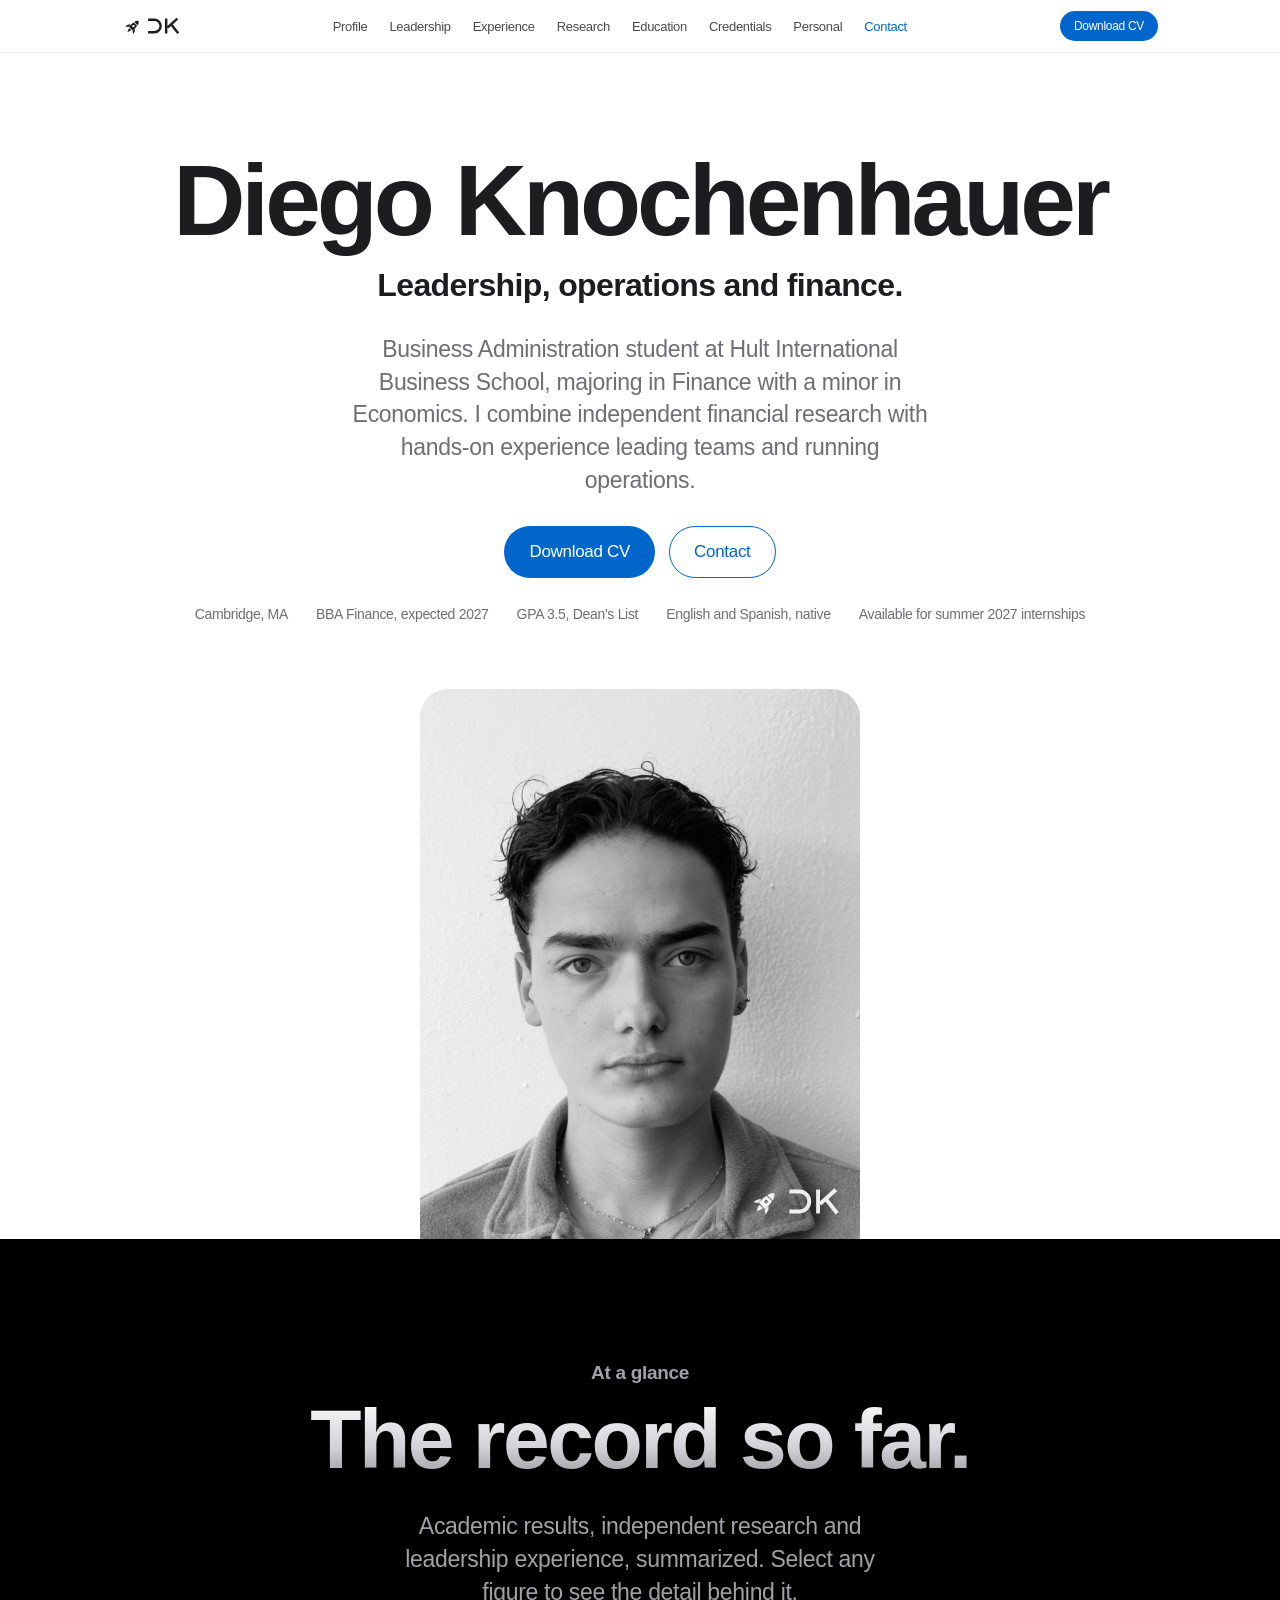
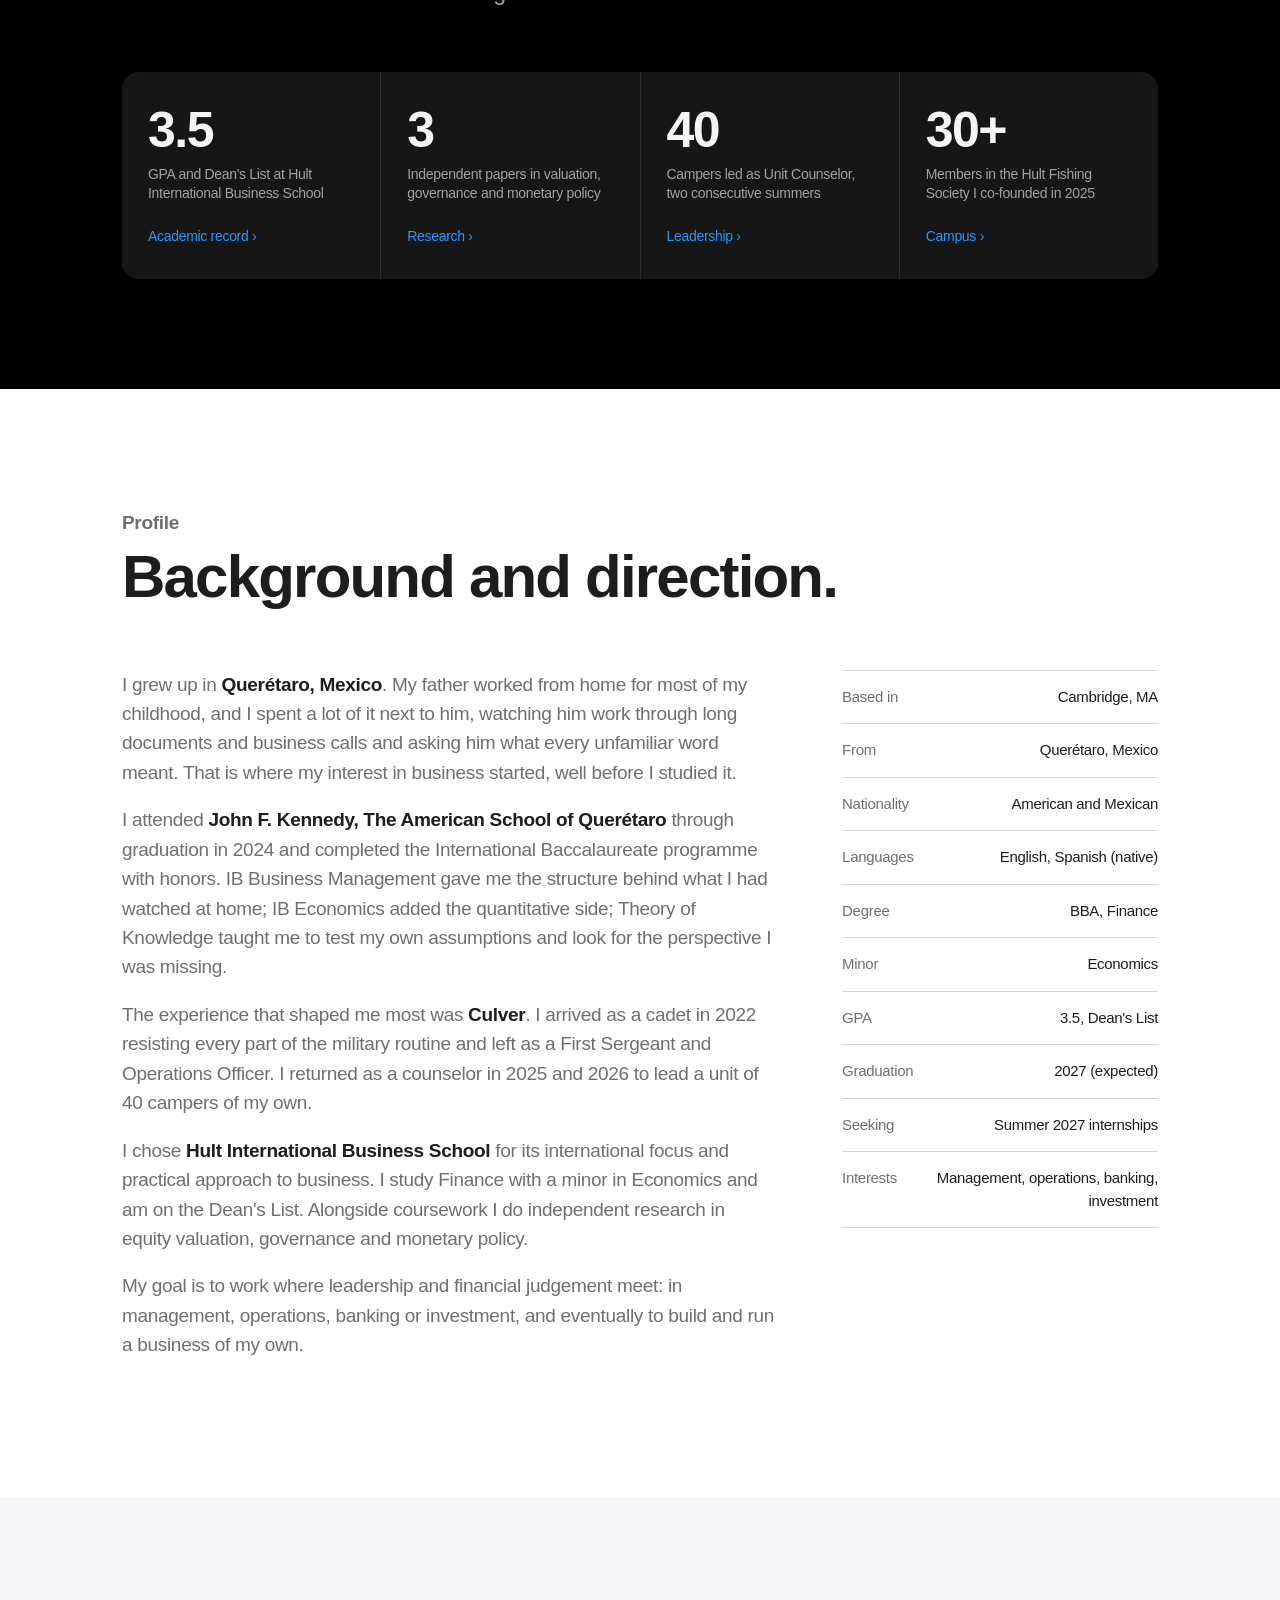
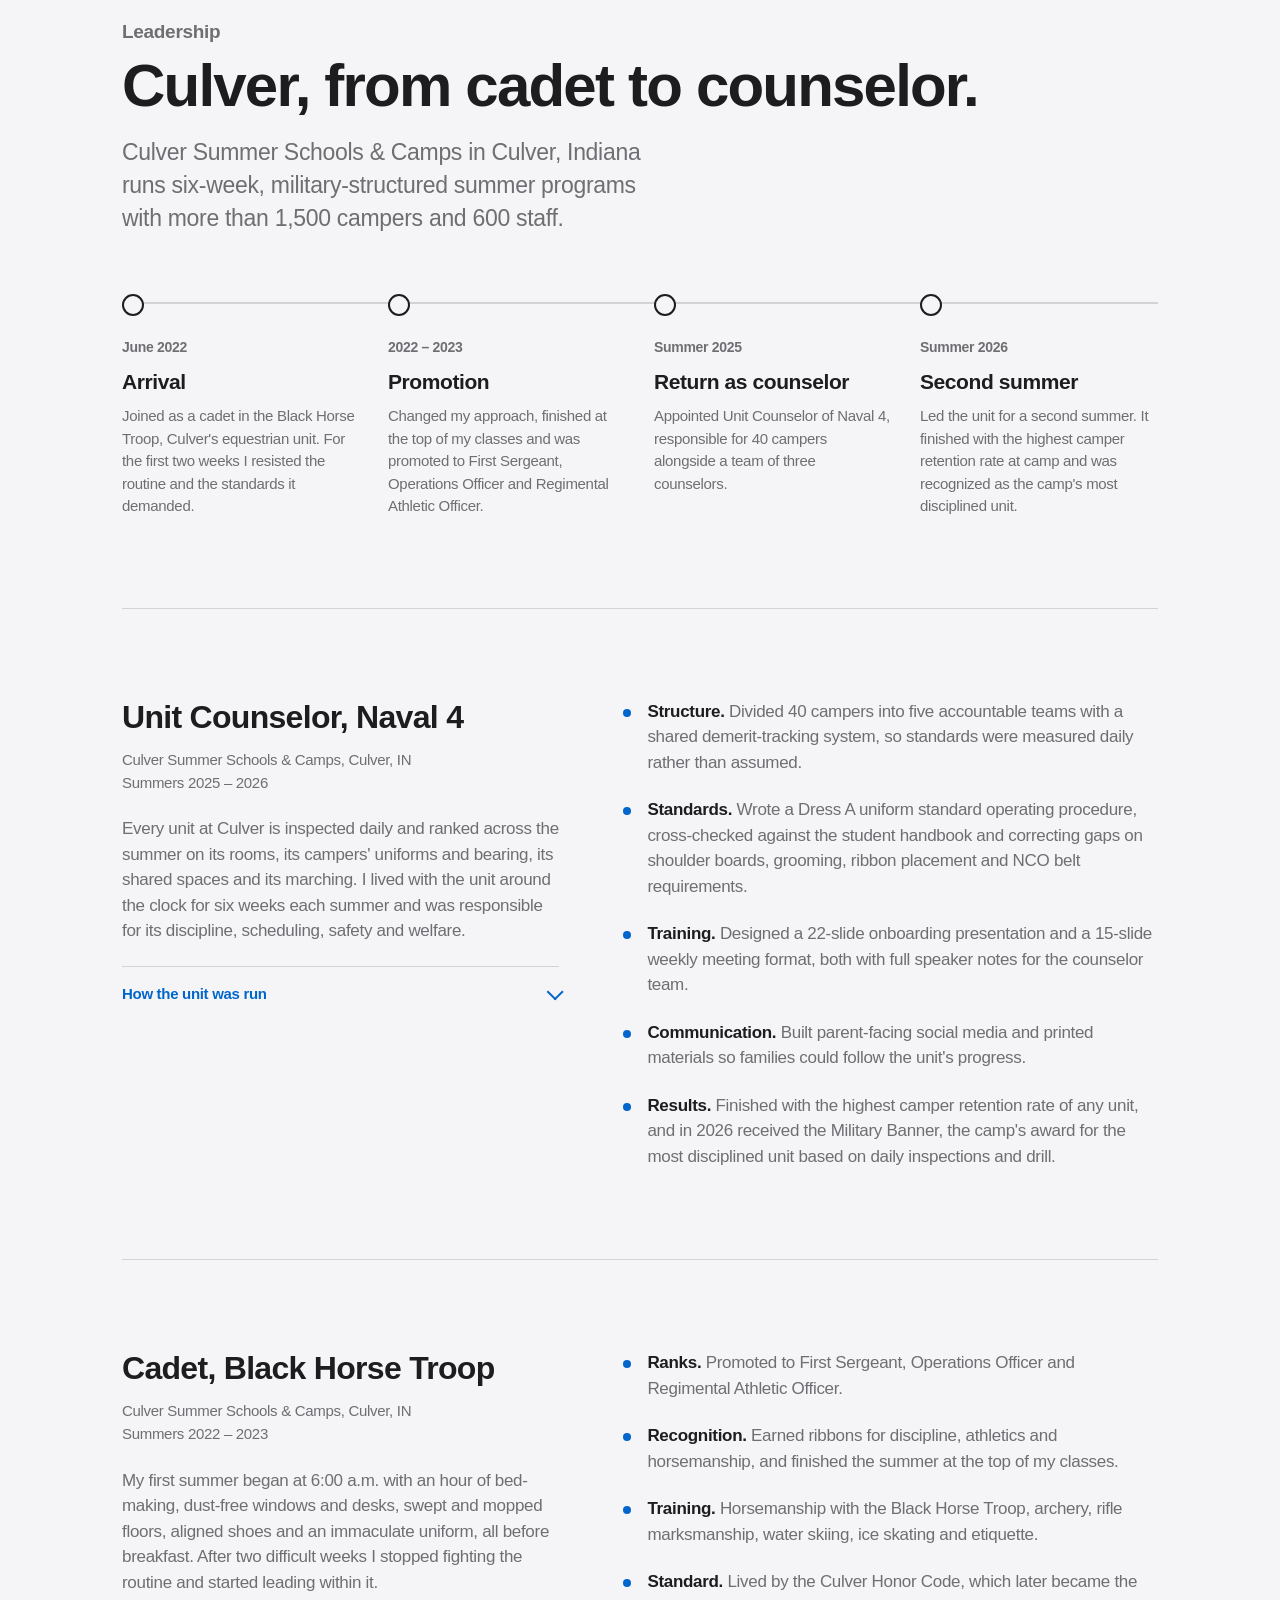
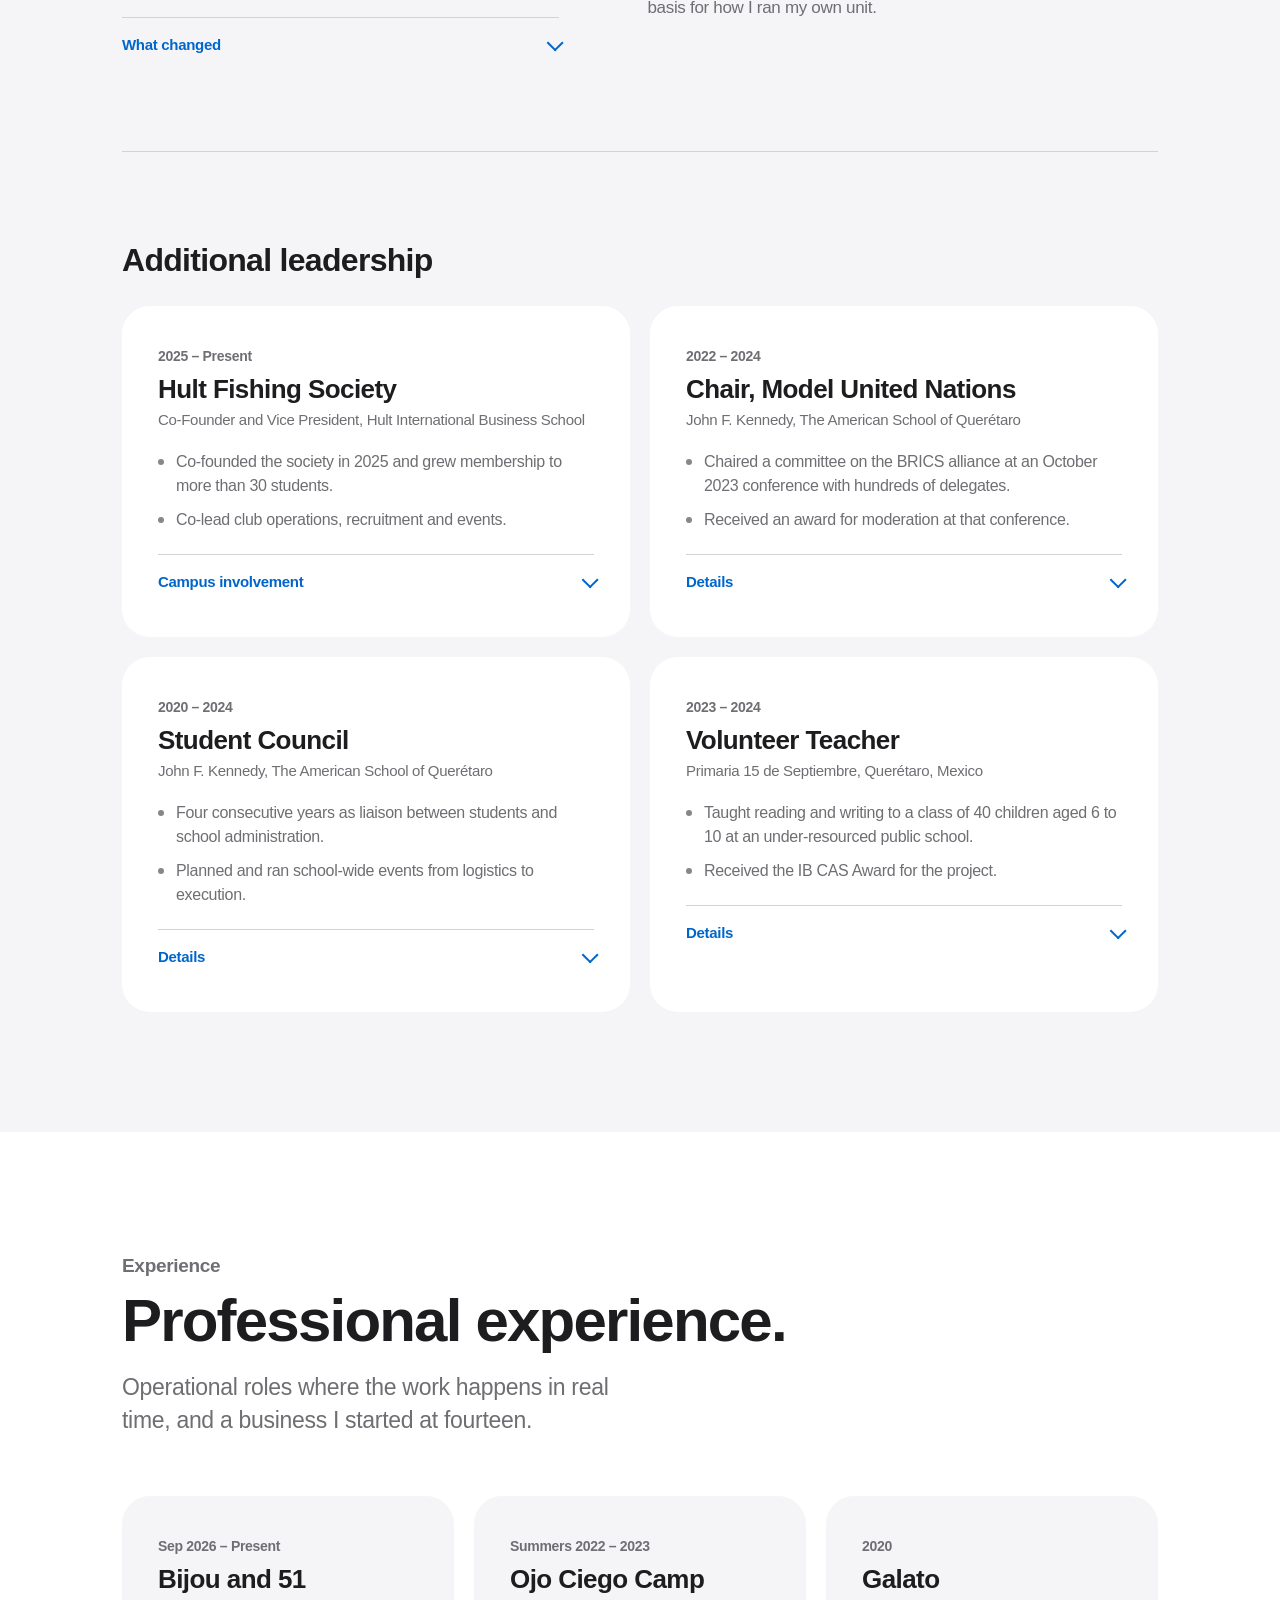
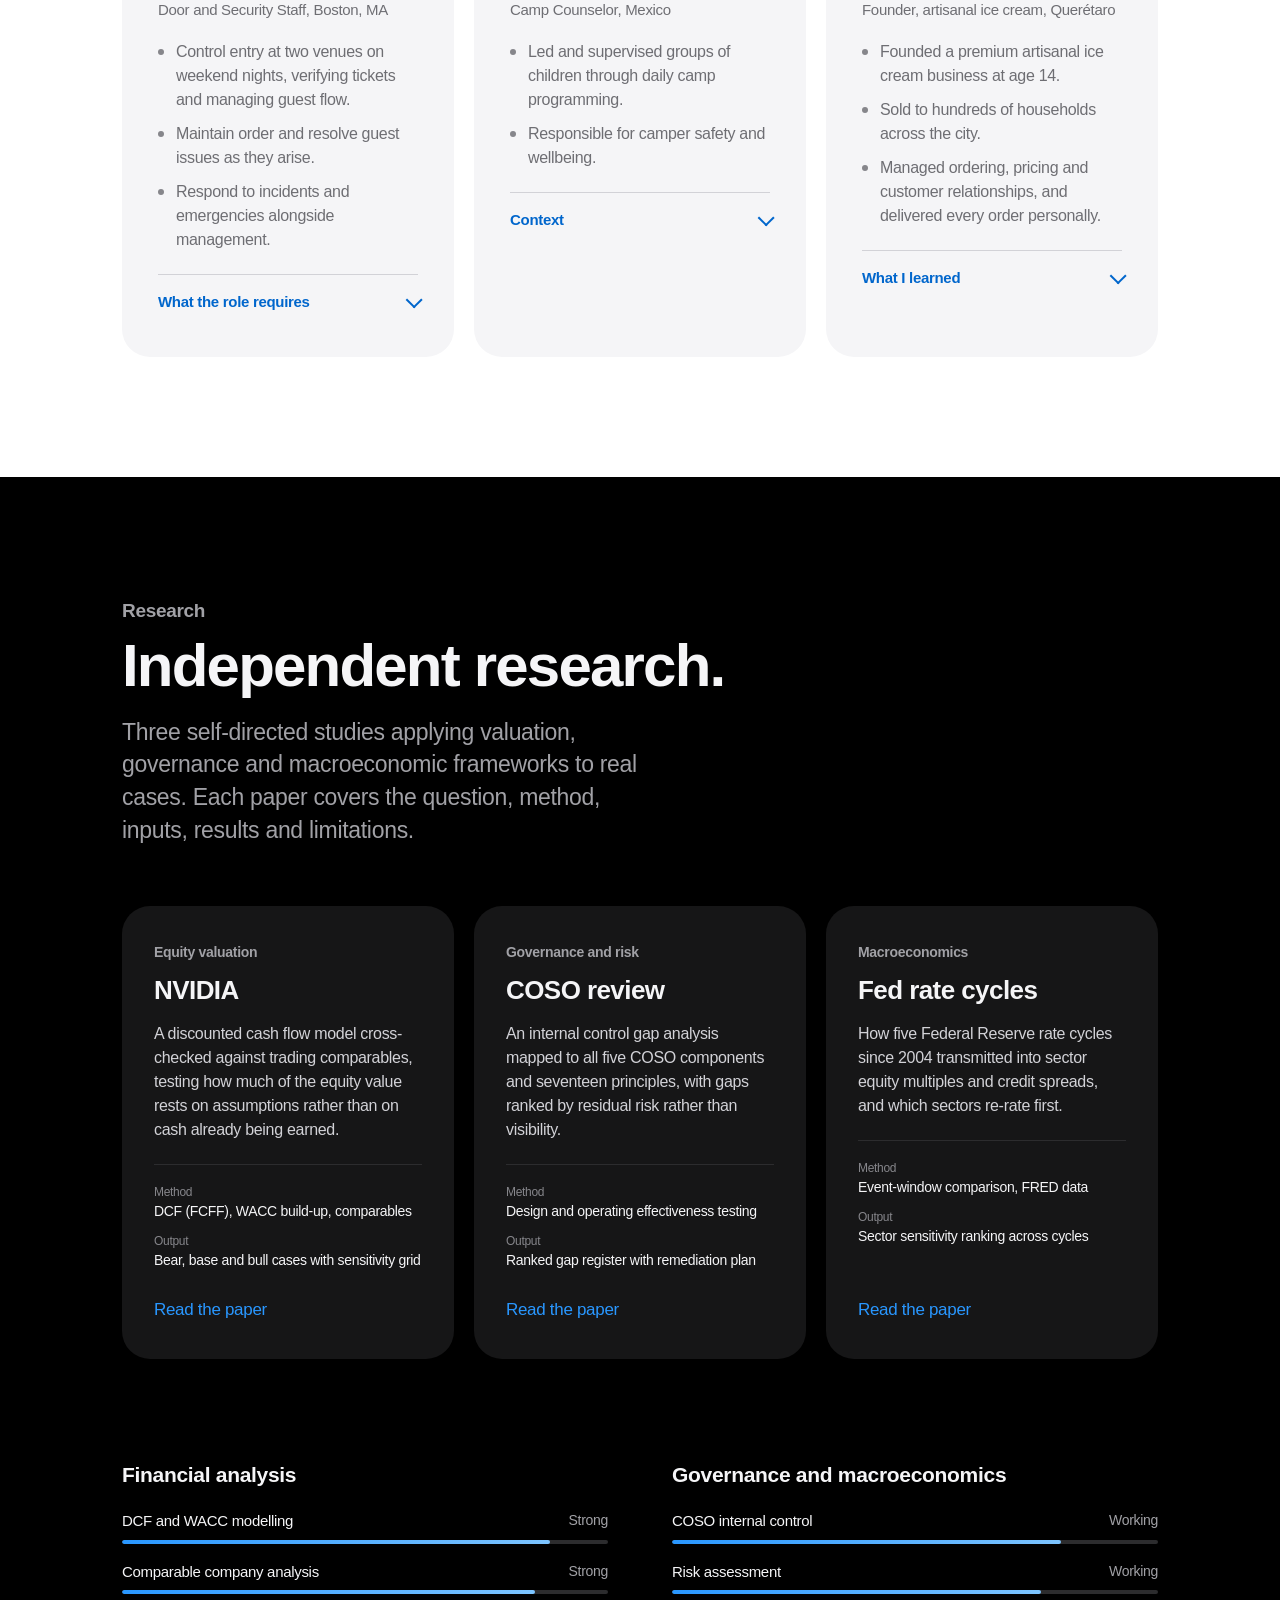
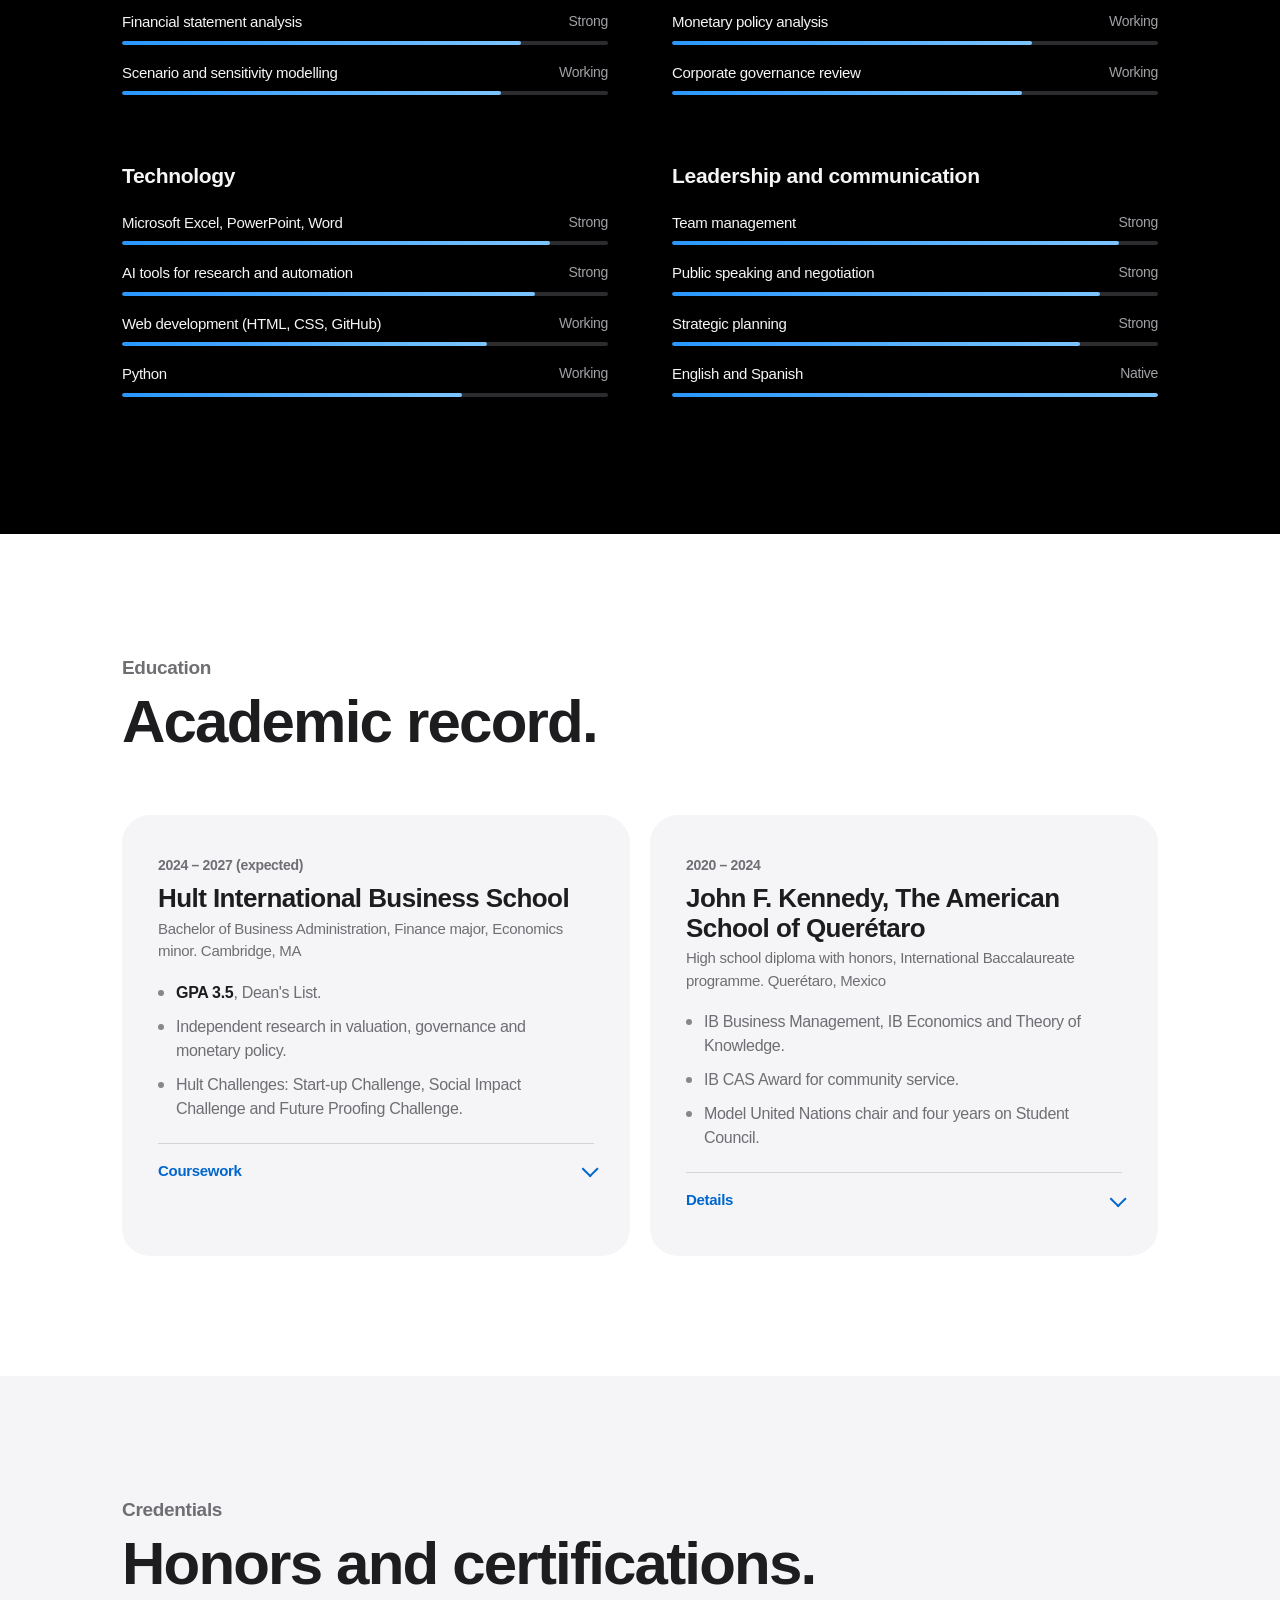
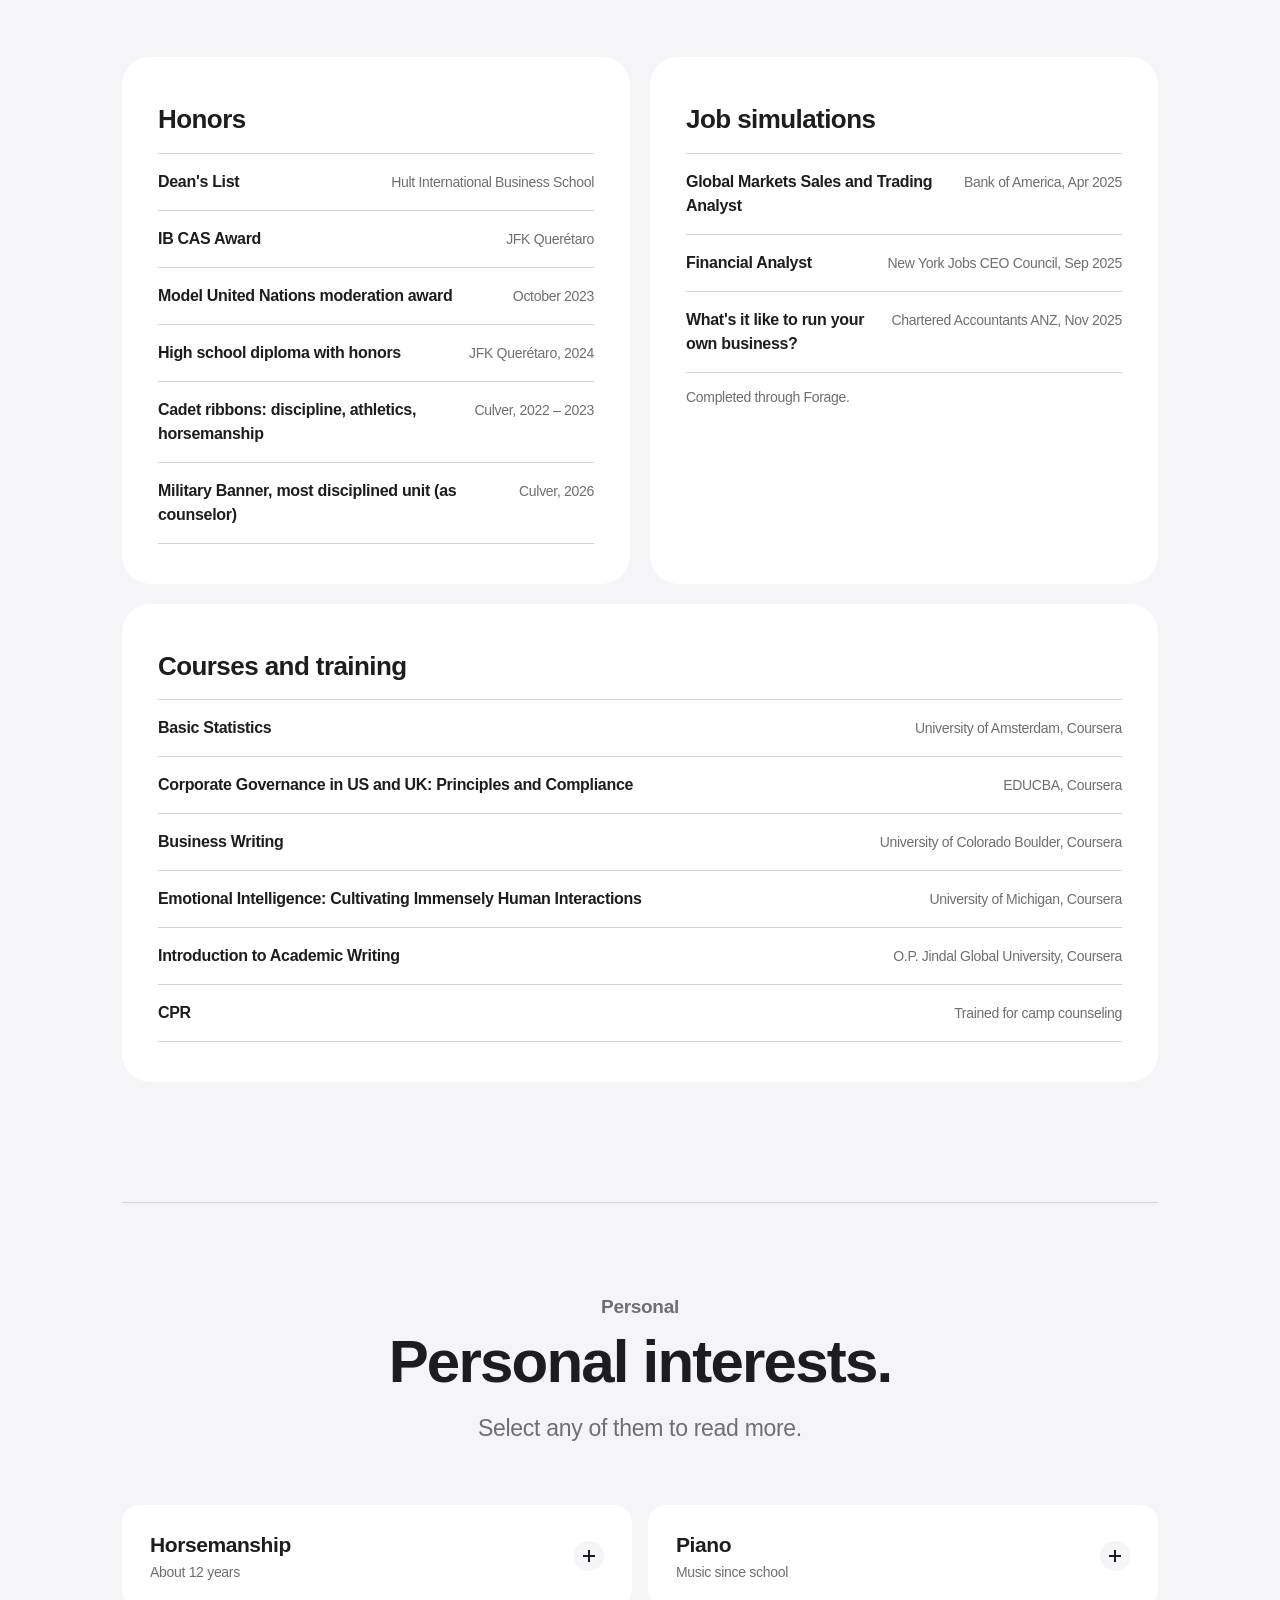
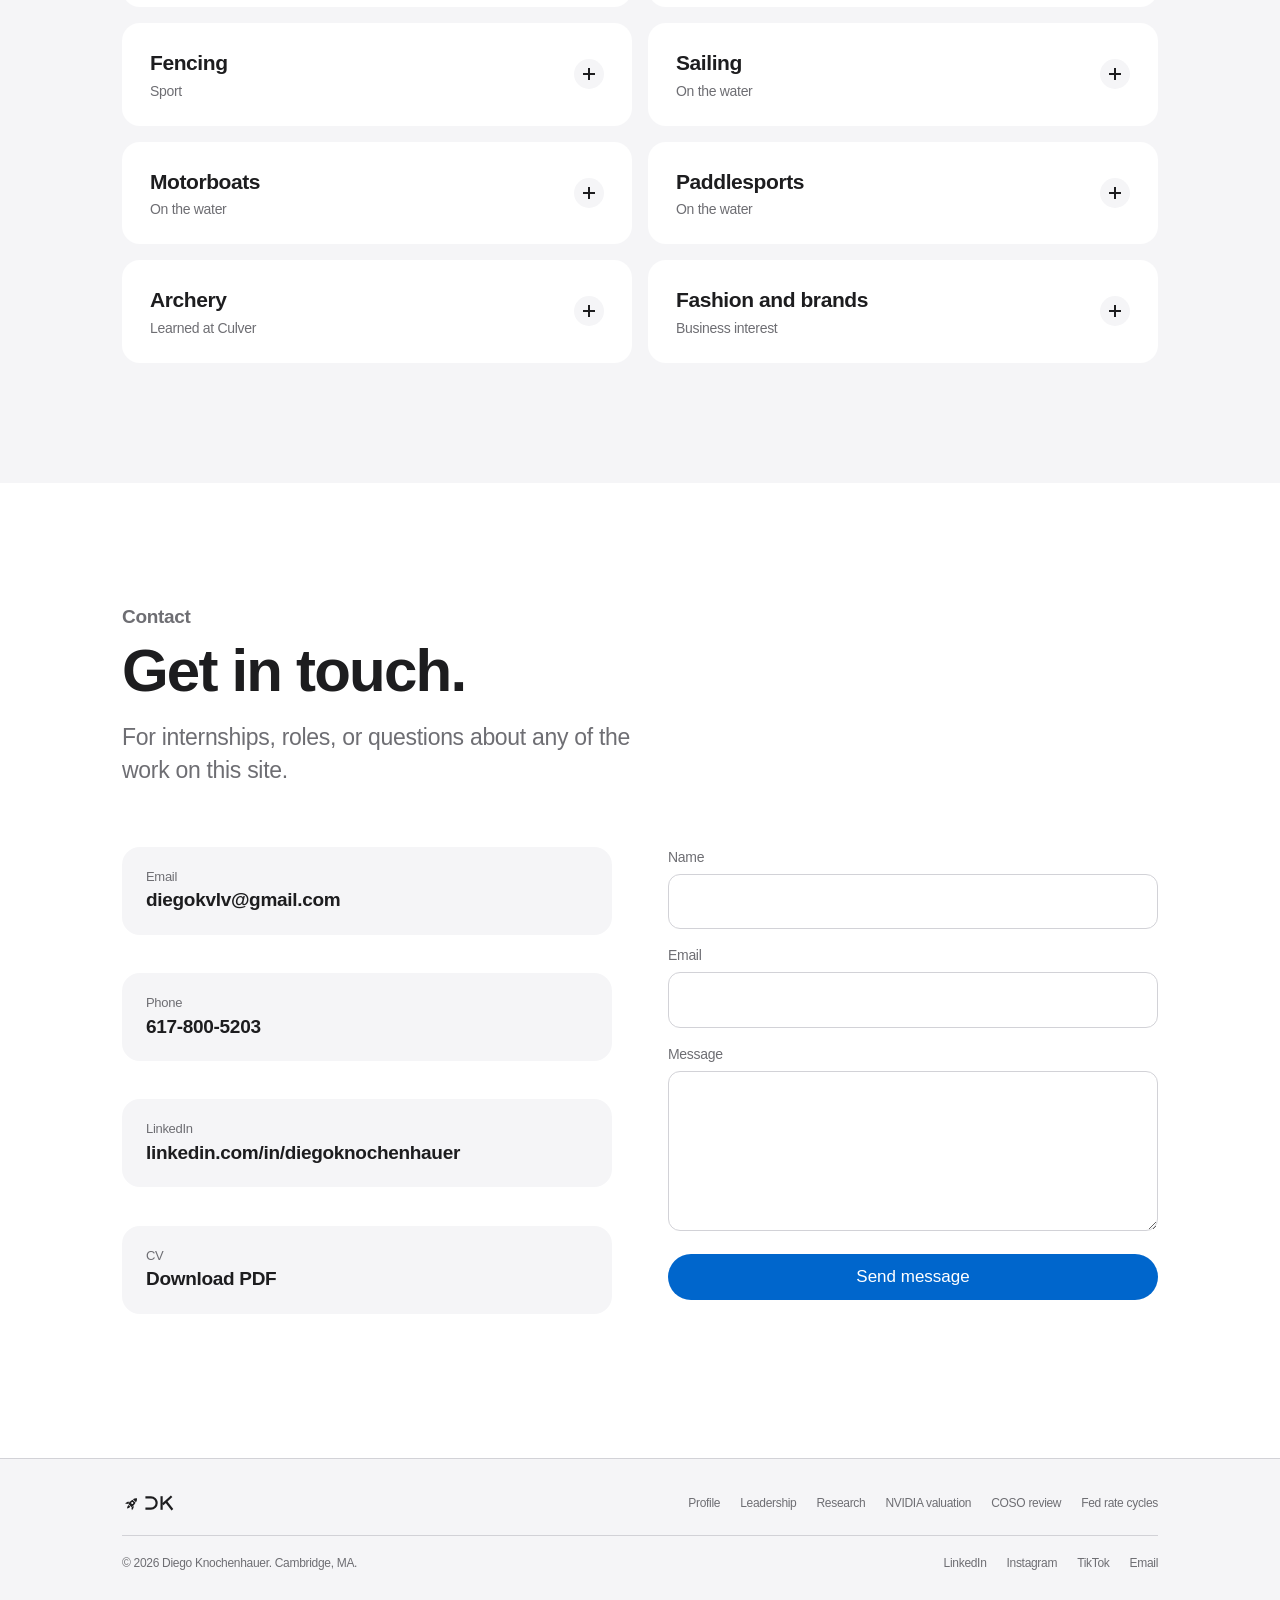
<file: index.html>
<!DOCTYPE html>
<html lang="en">
<head>
<meta charset="UTF-8">
<meta name="viewport" content="width=device-width, initial-scale=1.0">
<meta name="theme-color" content="#ffffff">

<!-- Google Analytics -->
<script async src="https://www.googletagmanager.com/gtag/js?id=G-P0BW7VPT59"></script>
<script>
  window.dataLayer = window.dataLayer || [];
  function gtag(){dataLayer.push(arguments);}
  gtag('js', new Date());
  gtag('config', 'G-P0BW7VPT59');
</script>

<title>Diego Knochenhauer — Leadership, Operations &amp; Finance</title>
<link rel="icon" type="image/svg+xml" href="assets/mark.svg">
<link rel="icon" type="image/png" href="assets/rocket.png">
<link rel="apple-touch-icon" href="assets/rocket.png">
<link rel="canonical" href="https://diegoknochenhauer.store/">

<meta name="description" content="Diego Knochenhauer. BBA Finance candidate at Hult International Business School (Economics minor, Dean's List) with independent research in valuation, governance and monetary policy, and leadership experience as a two-time Unit Counselor at Culver Summer Schools & Camps.">
<meta name="author" content="Diego Knochenhauer">
<meta property="og:title" content="Diego Knochenhauer — Leadership, Operations &amp; Finance">
<meta property="og:description" content="BBA Finance at Hult, Dean's List. Leadership, operations and independent financial research.">
<meta property="og:type" content="profile">
<meta property="og:url" content="https://diegoknochenhauer.store/">
<meta property="og:image" content="https://diegoknochenhauer.store/assets/profile.jpg">
<meta name="twitter:card" content="summary_large_image">
<meta name="twitter:title" content="Diego Knochenhauer — Leadership, Operations &amp; Finance">
<meta name="twitter:description" content="BBA Finance at Hult, Dean's List. Leadership, operations and independent financial research.">
<meta name="twitter:image" content="https://diegoknochenhauer.store/assets/profile.jpg">

<script type="application/ld+json">
{
  "@context": "https://schema.org",
  "@type": "Person",
  "name": "Diego Knochenhauer",
  "url": "https://diegoknochenhauer.store/",
  "image": "https://diegoknochenhauer.store/assets/profile.jpg",
  "email": "mailto:diegokvlv@gmail.com",
  "telephone": "+1-617-800-5203",
  "jobTitle": "Business Administration Student, Finance Major",
  "address": { "@type": "PostalAddress", "addressLocality": "Cambridge", "addressRegion": "MA", "addressCountry": "US" },
  "nationality": ["American", "Mexican"],
  "knowsLanguage": ["English", "Spanish"],
  "alumniOf": [
    { "@type": "CollegeOrUniversity", "name": "Hult International Business School" },
    { "@type": "HighSchool", "name": "John F. Kennedy, The American School of Querétaro" },
    { "@type": "Organization", "name": "Culver Summer Schools & Camps" }
  ],
  "award": ["Dean's List, Hult International Business School", "IB CAS Award", "Model United Nations moderation award", "Military Banner 2026, Culver Summer Schools & Camps"],
  "knowsAbout": ["Team leadership", "Operations", "Equity valuation", "Discounted cash flow analysis", "Corporate governance", "COSO internal control framework", "Macroeconomics", "Python", "Web development"],
  "sameAs": ["https://linkedin.com/in/diegoknochenhauer", "https://instagram.com/diegoknochenhauer", "https://tiktok.com/@diegoknochenhauer"]
}
</script>

<link rel="stylesheet" href="assets/dk.css?v=3">
</head>
<body>

<!-- ========================= NAV ========================= -->
<header class="nav">
  <div class="nav-row">
    <a href="#top" class="brand" aria-label="Diego Knochenhauer, back to top"><img src="assets/logo-dark.svg" alt="DK"></a>
    <ul class="nav-links" id="navLinks">
      <li><a href="#profile">Profile</a></li>
      <li><a href="#leadership">Leadership</a></li>
      <li><a href="#experience">Experience</a></li>
      <li><a href="#research">Research</a></li>
      <li><a href="#education">Education</a></li>
      <li><a href="#credentials">Credentials</a></li>
      <li><a href="#personal">Personal</a></li>
      <li><a href="#contact">Contact</a></li>
    </ul>
    <a class="nav-cv" href="assets/Diego-Knochenhauer-CV.pdf?v=2" download="Diego-Knochenhauer-CV.pdf">Download CV</a>
    <button class="menu-btn" id="menuBtn" aria-label="Menu" aria-expanded="false" aria-controls="navLinks"><span></span><span></span></button>
  </div>
</header>

<main id="top">

<!-- ========================= HERO ========================= -->
<section class="hero">
  <div class="wrap">
    <h1 class="display reveal">Diego Knochenhauer</h1>
    <p class="sub reveal">Leadership, operations and finance.</p>
    <p class="lede reveal">Business Administration student at Hult International Business School, majoring in Finance with a minor in Economics. I combine independent financial research with hands-on experience leading teams and running operations.</p>
    <div class="actions reveal" style="justify-content:center">
      <a class="btn btn-primary" href="assets/Diego-Knochenhauer-CV.pdf?v=2" download="Diego-Knochenhauer-CV.pdf">Download CV</a>
      <a class="btn btn-secondary" href="#contact">Contact</a>
    </div>
    <div class="hero-facts reveal">
      <span>Cambridge, MA</span>
      <span>BBA Finance, expected 2027</span>
      <span>GPA 3.5, Dean's List</span>
      <span>English and Spanish, native</span>
      <span>Available for summer 2027 internships</span>
    </div>
    <div class="hero-photo reveal">
      <img class="photo" src="assets/profile.jpg" alt="Portrait of Diego Knochenhauer">
      <img class="mark" src="assets/logo-light.svg" alt="">
    </div>
  </div>
</section>

<!-- ========================= AT A GLANCE ========================= -->
<section class="dark banner overview" aria-labelledby="glance-title">
  <div class="wrap">
    <p class="eyebrow reveal">At a glance</p>
    <h2 class="headline reveal" id="glance-title">The record so far.</h2>
    <p class="lede reveal">Academic results, independent research and leadership experience, summarized. Select any figure to see the detail behind it.</p>
    <div class="metrics reveal">
      <a class="metric" href="#education"><b>3.5</b><span>GPA and Dean's List at Hult International Business School</span><em>Academic record</em></a>
      <a class="metric" href="#research"><b data-count="3">3</b><span>Independent papers in valuation, governance and monetary policy</span><em>Research</em></a>
      <a class="metric" href="#leadership"><b data-count="40">40</b><span>Campers led as Unit Counselor, two consecutive summers</span><em>Leadership</em></a>
      <a class="metric" href="#leadership"><b data-count="30" data-suffix="+">30+</b><span>Members in the Hult Fishing Society I co-founded in 2025</span><em>Campus</em></a>
    </div>
  </div>
</section>

<!-- ========================= PROFILE ========================= -->
<section class="section" id="profile">
  <div class="wrap">
    <div class="sec-head reveal">
      <p class="eyebrow">Profile</p>
      <h2 class="headline">Background and direction.</h2>
    </div>
    <div class="profile">
      <div class="prose-block reveal">
        <p>I grew up in <strong>Querétaro, Mexico</strong>. My father worked from home for most of my childhood, and I spent a lot of it next to him, watching him work through long documents and business calls and asking him what every unfamiliar word meant. That is where my interest in business started, well before I studied it.</p>
        <p>I attended <strong>John F. Kennedy, The American School of Querétaro</strong> through graduation in 2024 and completed the International Baccalaureate programme with honors. IB Business Management gave me the structure behind what I had watched at home; IB Economics added the quantitative side; Theory of Knowledge taught me to test my own assumptions and look for the perspective I was missing.</p>
        <p>The experience that shaped me most was <strong>Culver</strong>. I arrived as a cadet in 2022 resisting every part of the military routine and left as a First Sergeant and Operations Officer. I returned as a counselor in 2025 and 2026 to lead a unit of 40 campers of my own.</p>
        <p>I chose <strong>Hult International Business School</strong> for its international focus and practical approach to business. I study Finance with a minor in Economics and am on the Dean's List. Alongside coursework I do independent research in equity valuation, governance and monetary policy.</p>
        <p>My goal is to work where leadership and financial judgement meet: in management, operations, banking or investment, and eventually to build and run a business of my own.</p>
      </div>
      <div class="reveal">
        <ul class="facts">
          <li><span>Based in</span><span>Cambridge, MA</span></li>
          <li><span>From</span><span>Querétaro, Mexico</span></li>
          <li><span>Nationality</span><span>American and Mexican</span></li>
          <li><span>Languages</span><span>English, Spanish (native)</span></li>
          <li><span>Degree</span><span>BBA, Finance</span></li>
          <li><span>Minor</span><span>Economics</span></li>
          <li><span>GPA</span><span>3.5, Dean's List</span></li>
          <li><span>Graduation</span><span>2027 (expected)</span></li>
          <li><span>Seeking</span><span>Summer 2027 internships</span></li>
          <li><span>Interests</span><span>Management, operations, banking, investment</span></li>
        </ul>
      </div>
    </div>
  </div>
</section>

<!-- ========================= CULVER STORY ========================= -->
<section class="section alt" id="leadership">
  <div class="wrap">
    <div class="sec-head reveal">
      <p class="eyebrow">Leadership</p>
      <h2 class="headline">Culver, from cadet to counselor.</h2>
      <p class="lede">Culver Summer Schools &amp; Camps in Culver, Indiana runs six-week, military-structured summer programs with more than 1,500 campers and 600 staff.</p>
    </div>

    <div class="story reveal">
      <div class="step">
        <time>June 2022</time>
        <h3>Arrival</h3>
        <p>Joined as a cadet in the Black Horse Troop, Culver's equestrian unit. For the first two weeks I resisted the routine and the standards it demanded.</p>
      </div>
      <div class="step">
        <time>2022 – 2023</time>
        <h3>Promotion</h3>
        <p>Changed my approach, finished at the top of my classes and was promoted to First Sergeant, Operations Officer and Regimental Athletic Officer.</p>
      </div>
      <div class="step">
        <time>Summer 2025</time>
        <h3>Return as counselor</h3>
        <p>Appointed Unit Counselor of Naval 4, responsible for 40 campers alongside a team of three counselors.</p>
      </div>
      <div class="step">
        <time>Summer 2026</time>
        <h3>Second summer</h3>
        <p>Led the unit for a second summer. It finished with the highest camper retention rate at camp and was recognized as the camp's most disciplined unit.</p>
      </div>
    </div>

    <div class="divider"></div>

    <!-- Counselor -->
    <div class="feature reveal">
      <div>
        <h3 class="title">Unit Counselor, Naval 4</h3>
        <p class="role-meta">Culver Summer Schools &amp; Camps, Culver, IN<br>Summers 2025 – 2026</p>
        <p class="muted">Every unit at Culver is inspected daily and ranked across the summer on its rooms, its campers' uniforms and bearing, its shared spaces and its marching. I lived with the unit around the clock for six weeks each summer and was responsible for its discipline, scheduling, safety and welfare.</p>
        <details class="acc">
          <summary>How the unit was run</summary>
          <div class="acc-body">
            <p>The unit, known internally as the Sons of Poseidon, was organized into five teams named Foxtrot, Oscar, Romeo, Charlie and Echo. Each team was accountable for its own members, and a shared demerit-tracking spreadsheet made every camper's standing visible to the whole unit.</p>
            <p>Before the first inspection, campers and staff went through a structured onboarding session, followed by weekly meetings that reviewed results and set targets for the week ahead. I also ran the unit's identity and communications: branded materials, apparel design, and social media accounts that kept parents informed through the summer.</p>
          </div>
        </details>
      </div>
      <ul class="points">
        <li><b>Structure.</b> Divided 40 campers into five accountable teams with a shared demerit-tracking system, so standards were measured daily rather than assumed.</li>
        <li><b>Standards.</b> Wrote a Dress A uniform standard operating procedure, cross-checked against the student handbook and correcting gaps on shoulder boards, grooming, ribbon placement and NCO belt requirements.</li>
        <li><b>Training.</b> Designed a 22-slide onboarding presentation and a 15-slide weekly meeting format, both with full speaker notes for the counselor team.</li>
        <li><b>Communication.</b> Built parent-facing social media and printed materials so families could follow the unit's progress.</li>
        <li><b>Results.</b> Finished with the highest camper retention rate of any unit, and in 2026 received the Military Banner, the camp's award for the most disciplined unit based on daily inspections and drill.</li>
      </ul>
    </div>

    <div class="divider"></div>

    <!-- Cadet -->
    <div class="feature reveal">
      <div>
        <h3 class="title">Cadet, Black Horse Troop</h3>
        <p class="role-meta">Culver Summer Schools &amp; Camps, Culver, IN<br>Summers 2022 – 2023</p>
        <p class="muted">My first summer began at 6:00 a.m. with an hour of bed-making, dust-free windows and desks, swept and mopped floors, aligned shoes and an immaculate uniform, all before breakfast. After two difficult weeks I stopped fighting the routine and started leading within it.</p>
        <details class="acc">
          <summary>What changed</summary>
          <div class="acc-body">
            <p>The routine did not change; my approach to it did. I made a point of being the first one ready for every activity, followed the Culver Honor Code, and held myself to the standard I had once thought was impossible. Counselors and other cadets noticed, and the responsibility that followed came from that consistency.</p>
            <p>The lessons carried home with me: more discipline, clearer goals, and the confidence to lead people rather than wait to be led.</p>
          </div>
        </details>
      </div>
      <ul class="points">
        <li><b>Ranks.</b> Promoted to First Sergeant, Operations Officer and Regimental Athletic Officer.</li>
        <li><b>Recognition.</b> Earned ribbons for discipline, athletics and horsemanship, and finished the summer at the top of my classes.</li>
        <li><b>Training.</b> Horsemanship with the Black Horse Troop, archery, rifle marksmanship, water skiing, ice skating and etiquette.</li>
        <li><b>Standard.</b> Lived by the Culver Honor Code, which later became the basis for how I ran my own unit.</li>
      </ul>
    </div>

    <div class="divider"></div>

    <!-- Other leadership -->
    <h3 class="title reveal" style="margin-bottom:28px">Additional leadership</h3>
    <div class="tiles reveal">
      <article class="tile">
        <span class="when">2025 – Present</span>
        <h3>Hult Fishing Society</h3>
        <p class="where">Co-Founder and Vice President, Hult International Business School</p>
        <ul class="list">
          <li>Co-founded the society in 2025 and grew membership to more than 30 students.</li>
          <li>Co-lead club operations, recruitment and events.</li>
        </ul>
        <details class="acc">
          <summary>Campus involvement</summary>
          <div class="acc-body"><p>I am also a member of the Hult Mexican Association and the Hult Catholic Club.</p></div>
        </details>
      </article>

      <article class="tile">
        <span class="when">2022 – 2024</span>
        <h3>Chair, Model United Nations</h3>
        <p class="where">John F. Kennedy, The American School of Querétaro</p>
        <ul class="list">
          <li>Chaired a committee on the BRICS alliance at an October 2023 conference with hundreds of delegates.</li>
          <li>Received an award for moderation at that conference.</li>
        </ul>
        <details class="acc">
          <summary>Details</summary>
          <div class="acc-body">
            <p>I joined MUN in eighth grade, but my middle school's program was limited, and the pandemic interrupted extracurriculars early in high school. Friends who knew I enjoyed debate encouraged me to return, and I completed the school's chair training.</p>
            <p>As chair I ran sessions under formal parliamentary procedure, kept debate on topic, and mediated between opposing blocs to reach workable resolution language. Committee topics included the BRICS alliance, human rights violations and trade questions framed through the World Trade Organization. The role built my research, public speaking and negotiation skills.</p>
          </div>
        </details>
      </article>

      <article class="tile">
        <span class="when">2020 – 2024</span>
        <h3>Student Council</h3>
        <p class="where">John F. Kennedy, The American School of Querétaro</p>
        <ul class="list">
          <li>Four consecutive years as liaison between students and school administration.</li>
          <li>Planned and ran school-wide events from logistics to execution.</li>
        </ul>
        <details class="acc">
          <summary>Details</summary>
          <div class="acc-body">
            <p>I represented my class in administrative discussions, carried student concerns forward and reported decisions back. The role taught me to weigh every opinion equally, avoid bias when speaking for a group, and lead by example rather than by instruction.</p>
          </div>
        </details>
      </article>

      <article class="tile">
        <span class="when">2023 – 2024</span>
        <h3>Volunteer Teacher</h3>
        <p class="where">Primaria 15 de Septiembre, Querétaro, Mexico</p>
        <ul class="list">
          <li>Taught reading and writing to a class of 40 children aged 6 to 10 at an under-resourced public school.</li>
          <li>Received the IB CAS Award for the project.</li>
        </ul>
        <details class="acc">
          <summary>Details</summary>
          <div class="acc-body">
            <p>I chose the project after the school's principals visited my high school and described their students' needs. Most of the children could not yet read or write. Working with two other student tutors in classrooms of more than 40, I used interactive, game-based activities adapted to each child's starting level.</p>
            <p>By the end, several students could read and write on their own. One wanted to learn so he could read bedtime stories to his baby sister; moments like that are why I plan to keep doing this kind of work.</p>
          </div>
        </details>
      </article>
    </div>
  </div>
</section>

<!-- ========================= EXPERIENCE ========================= -->
<section class="section" id="experience">
  <div class="wrap">
    <div class="sec-head reveal">
      <p class="eyebrow">Experience</p>
      <h2 class="headline">Professional experience.</h2>
      <p class="lede">Operational roles where the work happens in real time, and a business I started at fourteen.</p>
    </div>
    <div class="tiles three reveal">
      <article class="tile">
        <span class="when">Sep 2026 – Present</span>
        <h3>Bijou and 51</h3>
        <p class="where">Door and Security Staff, Boston, MA</p>
        <ul class="list">
          <li>Control entry at two venues on weekend nights, verifying tickets and managing guest flow.</li>
          <li>Maintain order and resolve guest issues as they arise.</li>
          <li>Respond to incidents and emergencies alongside management.</li>
        </ul>
        <details class="acc">
          <summary>What the role requires</summary>
          <div class="acc-body"><p>High-volume nights leave little time to deliberate. The job is fast problem-solving under pressure, clear communication with guests and staff, and staying calm when something goes wrong.</p></div>
        </details>
      </article>
      <article class="tile">
        <span class="when">Summers 2022 – 2023</span>
        <h3>Ojo Ciego Camp</h3>
        <p class="where">Camp Counselor, Mexico</p>
        <ul class="list">
          <li>Led and supervised groups of children through daily camp programming.</li>
          <li>Responsible for camper safety and wellbeing.</li>
        </ul>
        <details class="acc">
          <summary>Context</summary>
          <div class="acc-body"><p>My first counseling role. A smaller and less intensive program than Culver, it was where I first learned to take responsibility for a group of children.</p></div>
        </details>
      </article>
      <article class="tile">
        <span class="when">2020</span>
        <h3>Galato</h3>
        <p class="where">Founder, artisanal ice cream, Querétaro</p>
        <ul class="list">
          <li>Founded a premium artisanal ice cream business at age 14.</li>
          <li>Sold to hundreds of households across the city.</li>
          <li>Managed ordering, pricing and customer relationships, and delivered every order personally.</li>
        </ul>
        <details class="acc">
          <summary>What I learned</summary>
          <div class="acc-body"><p>Running a business alone, however small, meant owning every part of it: product, price, customer and delivery. It was my first experience of turning an idea into revenue.</p></div>
        </details>
      </article>
    </div>
  </div>
</section>

<!-- ========================= RESEARCH ========================= -->
<section class="section dark" id="research">
  <div class="wrap">
    <div class="sec-head reveal">
      <p class="eyebrow">Research</p>
      <h2 class="headline">Independent research.</h2>
      <p class="lede">Three self-directed studies applying valuation, governance and macroeconomic frameworks to real cases. Each paper covers the question, method, inputs, results and limitations.</p>
    </div>

    <div class="papers reveal">
      <a class="paper-card" href="research/nvidia-valuation.html">
        <span class="when">Equity valuation</span>
        <h3>NVIDIA</h3>
        <p>A discounted cash flow model cross-checked against trading comparables, testing how much of the equity value rests on assumptions rather than on cash already being earned.</p>
        <dl><div><dt>Method</dt><dd>DCF (FCFF), WACC build-up, comparables</dd></div><div><dt>Output</dt><dd>Bear, base and bull cases with sensitivity grid</dd></div></dl>
        <span class="go">Read the paper</span>
      </a>
      <a class="paper-card" href="research/coso-governance.html">
        <span class="when">Governance and risk</span>
        <h3>COSO review</h3>
        <p>An internal control gap analysis mapped to all five COSO components and seventeen principles, with gaps ranked by residual risk rather than visibility.</p>
        <dl><div><dt>Method</dt><dd>Design and operating effectiveness testing</dd></div><div><dt>Output</dt><dd>Ranked gap register with remediation plan</dd></div></dl>
        <span class="go">Read the paper</span>
      </a>
      <a class="paper-card" href="research/fed-rate-policy.html">
        <span class="when">Macroeconomics</span>
        <h3>Fed rate cycles</h3>
        <p>How five Federal Reserve rate cycles since 2004 transmitted into sector equity multiples and credit spreads, and which sectors re-rate first.</p>
        <dl><div><dt>Method</dt><dd>Event-window comparison, FRED data</dd></div><div><dt>Output</dt><dd>Sector sensitivity ranking across cycles</dd></div></dl>
        <span class="go">Read the paper</span>
      </a>
    </div>

    <div class="skills reveal" aria-label="Skills and proficiency">
      <div class="skill-group">
        <h3>Financial analysis</h3>
        <div class="bar"><div class="bar-top"><span>DCF and WACC modelling</span><em>Strong</em></div><div class="bar-track"><div class="bar-fill" data-fill="88"></div></div></div>
        <div class="bar"><div class="bar-top"><span>Comparable company analysis</span><em>Strong</em></div><div class="bar-track"><div class="bar-fill" data-fill="85"></div></div></div>
        <div class="bar"><div class="bar-top"><span>Financial statement analysis</span><em>Strong</em></div><div class="bar-track"><div class="bar-fill" data-fill="82"></div></div></div>
        <div class="bar"><div class="bar-top"><span>Scenario and sensitivity modelling</span><em>Working</em></div><div class="bar-track"><div class="bar-fill" data-fill="78"></div></div></div>
      </div>
      <div class="skill-group">
        <h3>Governance and macroeconomics</h3>
        <div class="bar"><div class="bar-top"><span>COSO internal control</span><em>Working</em></div><div class="bar-track"><div class="bar-fill" data-fill="80"></div></div></div>
        <div class="bar"><div class="bar-top"><span>Risk assessment</span><em>Working</em></div><div class="bar-track"><div class="bar-fill" data-fill="76"></div></div></div>
        <div class="bar"><div class="bar-top"><span>Monetary policy analysis</span><em>Working</em></div><div class="bar-track"><div class="bar-fill" data-fill="74"></div></div></div>
        <div class="bar"><div class="bar-top"><span>Corporate governance review</span><em>Working</em></div><div class="bar-track"><div class="bar-fill" data-fill="72"></div></div></div>
      </div>
      <div class="skill-group">
        <h3>Technology</h3>
        <div class="bar"><div class="bar-top"><span>Microsoft Excel, PowerPoint, Word</span><em>Strong</em></div><div class="bar-track"><div class="bar-fill" data-fill="88"></div></div></div>
        <div class="bar"><div class="bar-top"><span>AI tools for research and automation</span><em>Strong</em></div><div class="bar-track"><div class="bar-fill" data-fill="85"></div></div></div>
        <div class="bar"><div class="bar-top"><span>Web development (HTML, CSS, GitHub)</span><em>Working</em></div><div class="bar-track"><div class="bar-fill" data-fill="75"></div></div></div>
        <div class="bar"><div class="bar-top"><span>Python</span><em>Working</em></div><div class="bar-track"><div class="bar-fill" data-fill="70"></div></div></div>
      </div>
      <div class="skill-group">
        <h3>Leadership and communication</h3>
        <div class="bar"><div class="bar-top"><span>Team management</span><em>Strong</em></div><div class="bar-track"><div class="bar-fill" data-fill="92"></div></div></div>
        <div class="bar"><div class="bar-top"><span>Public speaking and negotiation</span><em>Strong</em></div><div class="bar-track"><div class="bar-fill" data-fill="88"></div></div></div>
        <div class="bar"><div class="bar-top"><span>Strategic planning</span><em>Strong</em></div><div class="bar-track"><div class="bar-fill" data-fill="84"></div></div></div>
        <div class="bar"><div class="bar-top"><span>English and Spanish</span><em>Native</em></div><div class="bar-track"><div class="bar-fill" data-fill="100"></div></div></div>
      </div>
    </div>
  </div>
</section>

<!-- ========================= EDUCATION ========================= -->
<section class="section" id="education">
  <div class="wrap">
    <div class="sec-head reveal">
      <p class="eyebrow">Education</p>
      <h2 class="headline">Academic record.</h2>
    </div>
    <div class="tiles reveal">
      <article class="tile">
        <span class="when">2024 – 2027 (expected)</span>
        <h3>Hult International Business School</h3>
        <p class="where">Bachelor of Business Administration, Finance major, Economics minor. Cambridge, MA</p>
        <ul class="list">
          <li><b>GPA 3.5</b>, Dean's List.</li>
          <li>Independent research in valuation, governance and monetary policy.</li>
          <li>Hult Challenges: Start-up Challenge, Social Impact Challenge and Future Proofing Challenge.</li>
        </ul>
        <details class="acc">
          <summary>Coursework</summary>
          <div class="acc-body">
            <div class="course-groups">
              <div><h4>Finance</h4><p>Finance 1; Corporate Finance; Corporate Governance; Financial Markets and Institutions (in progress)</p></div>
              <div><h4>Economics</h4><p>Principles of Macroeconomics; Intermediate Macroeconomics: Theory and Policy; International Monetary Economics (in progress)</p></div>
              <div><h4>Strategy and management</h4><p>Business Strategy; Operations and Supply Chain Management; Leadership and Organizational Behavior; Marketing (in progress)</p></div>
              <div><h4>Analytics and reasoning</h4><p>Fundamentals of Business Analytics; Critical Thinking; Academic Essentials: Writing, Math and MS Tools</p></div>
              <div><h4>Global business</h4><p>America and the World; Climate and Global Business; Understanding Global Business (in progress)</p></div>
              <div><h4>Professional development</h4><p>Emotional Intelligence; Advanced Career Strategies and Professional Growth (in progress)</p></div>
            </div>
          </div>
        </details>
      </article>
      <article class="tile">
        <span class="when">2020 – 2024</span>
        <h3>John F. Kennedy, The American School of Querétaro</h3>
        <p class="where">High school diploma with honors, International Baccalaureate programme. Querétaro, Mexico</p>
        <ul class="list">
          <li>IB Business Management, IB Economics and Theory of Knowledge.</li>
          <li>IB CAS Award for community service.</li>
          <li>Model United Nations chair and four years on Student Council.</li>
        </ul>
        <details class="acc">
          <summary>Details</summary>
          <div class="acc-body">
            <p>I attended JFK from early childhood through graduation. IB Business Management covered how businesses are started, structured and managed; the marketing unit was my favorite. IB Economics approached the same questions through a more quantitative lens.</p>
            <p>Theory of Knowledge was the most influential course I took. Its open questions with no single right answer taught me to consider multiple perspectives and to recognize when my own bias was getting in the way of the bigger picture.</p>
          </div>
        </details>
      </article>
    </div>
  </div>
</section>

<!-- ========================= CREDENTIALS ========================= -->
<section class="section alt" id="credentials">
  <div class="wrap">
    <div class="sec-head reveal">
      <p class="eyebrow">Credentials</p>
      <h2 class="headline">Honors and certifications.</h2>
    </div>
    <div class="tiles reveal">
      <article class="tile">
        <h3>Honors</h3>
        <ul class="rows">
          <li><b>Dean's List</b><span>Hult International Business School</span></li>
          <li><b>IB CAS Award</b><span>JFK Querétaro</span></li>
          <li><b>Model United Nations moderation award</b><span>October 2023</span></li>
          <li><b>High school diploma with honors</b><span>JFK Querétaro, 2024</span></li>
          <li><b>Cadet ribbons: discipline, athletics, horsemanship</b><span>Culver, 2022 – 2023</span></li>
          <li><b>Military Banner, most disciplined unit (as counselor)</b><span>Culver, 2026</span></li>
        </ul>
      </article>
      <article class="tile">
        <h3>Job simulations</h3>
        <ul class="rows">
          <li><b>Global Markets Sales and Trading Analyst</b><span>Bank of America, Apr 2025</span></li>
          <li><b>Financial Analyst</b><span>New York Jobs CEO Council, Sep 2025</span></li>
          <li><b>What's it like to run your own business?</b><span>Chartered Accountants ANZ, Nov 2025</span></li>
        </ul>
        <p class="muted" style="margin-top:14px;font-size:14px">Completed through Forage.</p>
      </article>
      <article class="tile wide">
        <h3>Courses and training</h3>
        <ul class="rows">
          <li><b>Basic Statistics</b><span>University of Amsterdam, Coursera</span></li>
          <li><b>Corporate Governance in US and UK: Principles and Compliance</b><span>EDUCBA, Coursera</span></li>
          <li><b>Business Writing</b><span>University of Colorado Boulder, Coursera</span></li>
          <li><b>Emotional Intelligence: Cultivating Immensely Human Interactions</b><span>University of Michigan, Coursera</span></li>
          <li><b>Introduction to Academic Writing</b><span>O.P. Jindal Global University, Coursera</span></li>
          <li><b>CPR</b><span>Trained for camp counseling</span></li>
        </ul>
      </article>
    </div>
  </div>
</section>

<!-- ========================= PERSONAL ========================= -->
<section class="section alt" id="personal" style="padding-top:0">
  <div class="wrap">
    <div class="divider" style="margin-top:0"></div>
    <div class="sec-head center reveal">
      <p class="eyebrow">Personal</p>
      <h2 class="headline">Personal interests.</h2>
      <p class="lede">Select any of them to read more.</p>
    </div>
    <div class="interests reveal">
      <details class="interest">
        <summary><span><b>Horsemanship</b><small>About 12 years</small></span><i aria-hidden="true"></i></summary>
        <div class="acc-body">
          <p>I have ridden for about twelve years, longer than almost anything else I do. At Culver I rode with the Black Horse Troop, the equestrian unit, where horsemanship was part of daily training and one of the areas where I earned my ribbons. Riding requires patience, consistency and calm, and it has taught me all three.</p>
        </div>
      </details>
      <details class="interest">
        <summary><span><b>Piano</b><small>Music since school</small></span><i aria-hidden="true"></i></summary>
        <div class="acc-body">
          <p>I learned several instruments at school, but the piano is the one that stayed with me. It became a daily escape where I could lose myself in melodies for hours. It is still the way I reset after a long day.</p>
        </div>
      </details>
      <details class="interest">
        <summary><span><b>Fencing</b><small>Sport</small></span><i aria-hidden="true"></i></summary>
        <div class="acc-body">
          <p>Fencing rewards focus and quick decisions. Every exchange is short and every mistake is immediate, which makes it one of the most demanding sports I practice.</p>
        </div>
      </details>
      <details class="interest">
        <summary><span><b>Sailing</b><small>On the water</small></span><i aria-hidden="true"></i></summary>
        <div class="acc-body">
          <p>Sailing is one of my favorite ways to spend time outdoors. Reading the wind and handling the boat is a skill you keep refining, and it is as much about planning as it is about reacting.</p>
        </div>
      </details>
      <details class="interest">
        <summary><span><b>Motorboats</b><small>On the water</small></span><i aria-hidden="true"></i></summary>
        <div class="acc-body">
          <p>I am comfortable operating motorboats and enjoy the responsibility that comes with it: safety, navigation, and looking after everyone on board.</p>
        </div>
      </details>
      <details class="interest">
        <summary><span><b>Paddlesports</b><small>On the water</small></span><i aria-hidden="true"></i></summary>
        <div class="acc-body">
          <p>Kayaking and paddling are the quieter side of my time on the water. They are a good way to disconnect, stay active and enjoy being outdoors.</p>
        </div>
      </details>
      <details class="interest">
        <summary><span><b>Archery</b><small>Learned at Culver</small></span><i aria-hidden="true"></i></summary>
        <div class="acc-body">
          <p>Of all the skills I learned as a cadet at Culver, from water skiing to rifle marksmanship, archery was my favorite. It is precise, patient and completely focused.</p>
        </div>
      </details>
      <details class="interest">
        <summary><span><b>Fashion and brands</b><small>Business interest</small></span><i aria-hidden="true"></i></summary>
        <div class="acc-body">
          <p>I have always paid attention to what people wear and how brands present themselves. What interests me most is the business side: how companies such as Apple turn a product into a lifestyle through design, marketing and a consistent identity.</p>
        </div>
      </details>
    </div>
  </div>
</section>

<!-- ========================= CONTACT ========================= -->
<section class="section" id="contact">
  <div class="wrap">
    <div class="sec-head reveal">
      <p class="eyebrow">Contact</p>
      <h2 class="headline">Get in touch.</h2>
      <p class="lede">For internships, roles, or questions about any of the work on this site.</p>
    </div>
    <div class="contact reveal">
      <ul class="channels">
        <li><a href="mailto:diegokvlv@gmail.com"><small>Email</small><strong>diegokvlv@gmail.com</strong></a></li>
        <li><a href="tel:+16178005203"><small>Phone</small><strong>617-800-5203</strong></a></li>
        <li><a href="https://linkedin.com/in/diegoknochenhauer" target="_blank" rel="noopener"><small>LinkedIn</small><strong>linkedin.com/in/diegoknochenhauer</strong></a></li>
        <li><a href="assets/Diego-Knochenhauer-CV.pdf?v=2" download="Diego-Knochenhauer-CV.pdf"><small>CV</small><strong>Download PDF</strong></a></li>
      </ul>
      <form class="form" action="https://formspree.io/f/myznbvek" method="POST" id="contact-form">
        <div><label for="name">Name</label><input type="text" id="name" name="name" autocomplete="name" required></div>
        <div><label for="email">Email</label><input type="email" id="email" name="email" autocomplete="email" required></div>
        <div><label for="message">Message</label><textarea id="message" name="message" required></textarea></div>
        <button type="submit" class="btn btn-primary">Send message</button>
        <div id="form-status" role="status" aria-live="polite"></div>
      </form>
    </div>
  </div>
</section>

</main>

<!-- ========================= FOOTER ========================= -->
<footer class="footer">
  <div class="wrap">
    <div class="foot-top">
      <img src="assets/logo-dark.svg" alt="DK">
      <nav class="foot-links" aria-label="Footer">
        <a href="#profile">Profile</a>
        <a href="#leadership">Leadership</a>
        <a href="#research">Research</a>
        <a href="research/nvidia-valuation.html">NVIDIA valuation</a>
        <a href="research/coso-governance.html">COSO review</a>
        <a href="research/fed-rate-policy.html">Fed rate cycles</a>
      </nav>
    </div>
    <div class="foot-bottom">
      <span>© <span id="year">2026</span> Diego Knochenhauer. Cambridge, MA.</span>
      <nav class="foot-links" aria-label="Social">
        <a href="https://linkedin.com/in/diegoknochenhauer" target="_blank" rel="noopener">LinkedIn</a>
        <a href="https://instagram.com/diegoknochenhauer" target="_blank" rel="noopener">Instagram</a>
        <a href="https://tiktok.com/@diegoknochenhauer" target="_blank" rel="noopener">TikTok</a>
        <a href="mailto:diegokvlv@gmail.com">Email</a>
      </nav>
    </div>
  </div>
</footer>

<script src="assets/dk.js?v=3"></script>
</body>
</html>
</file>
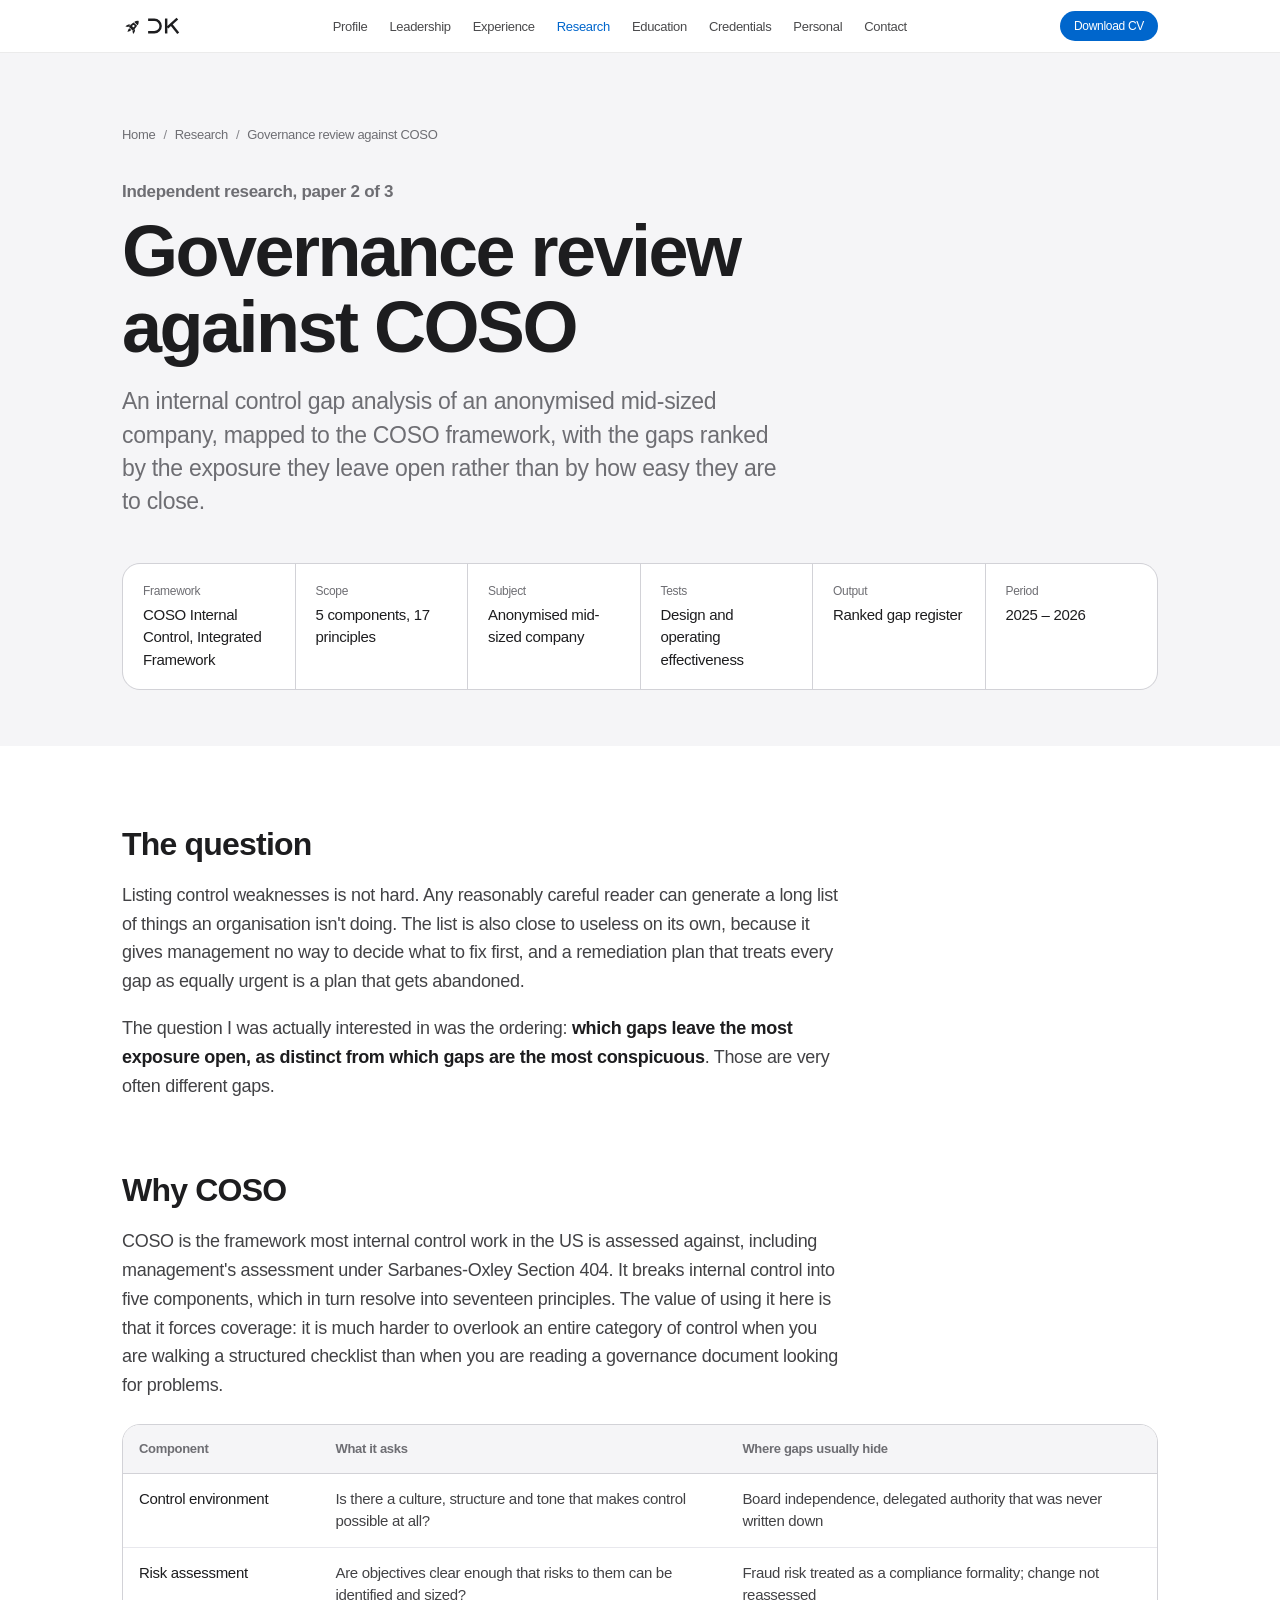
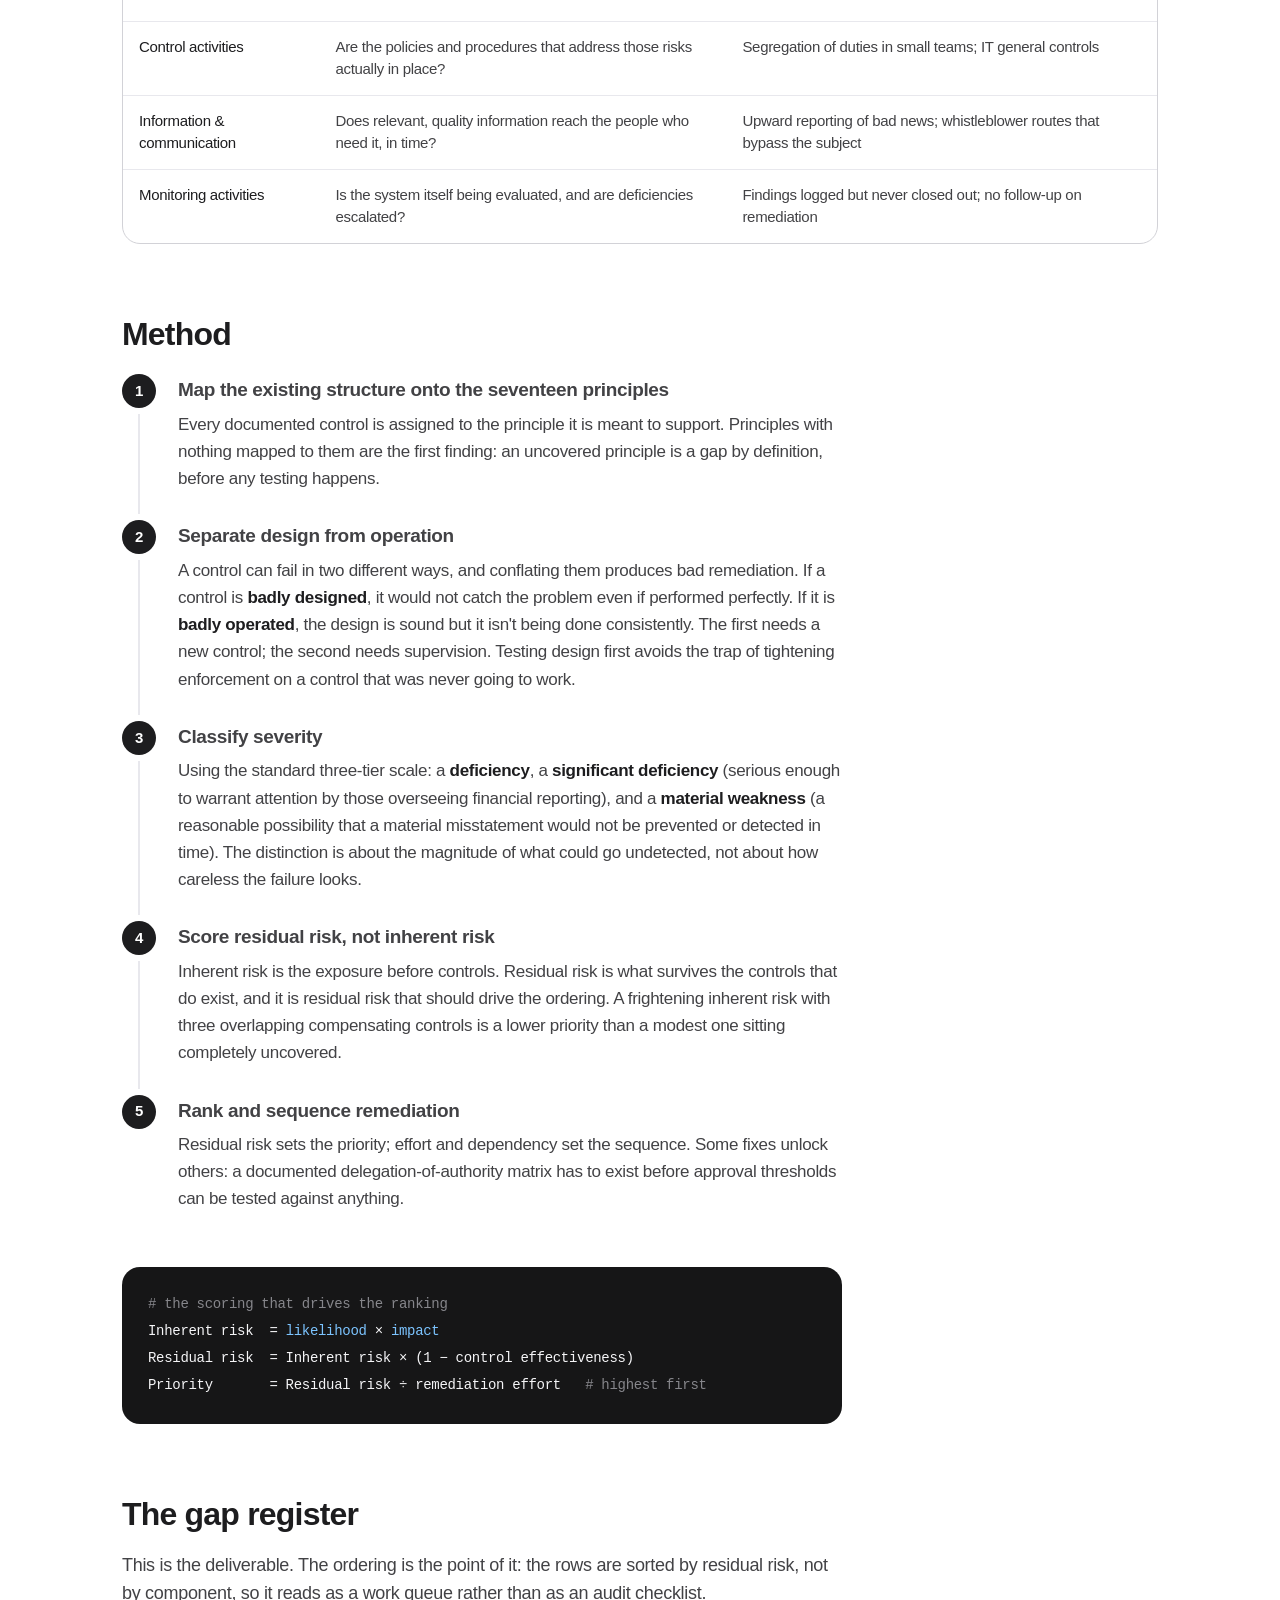
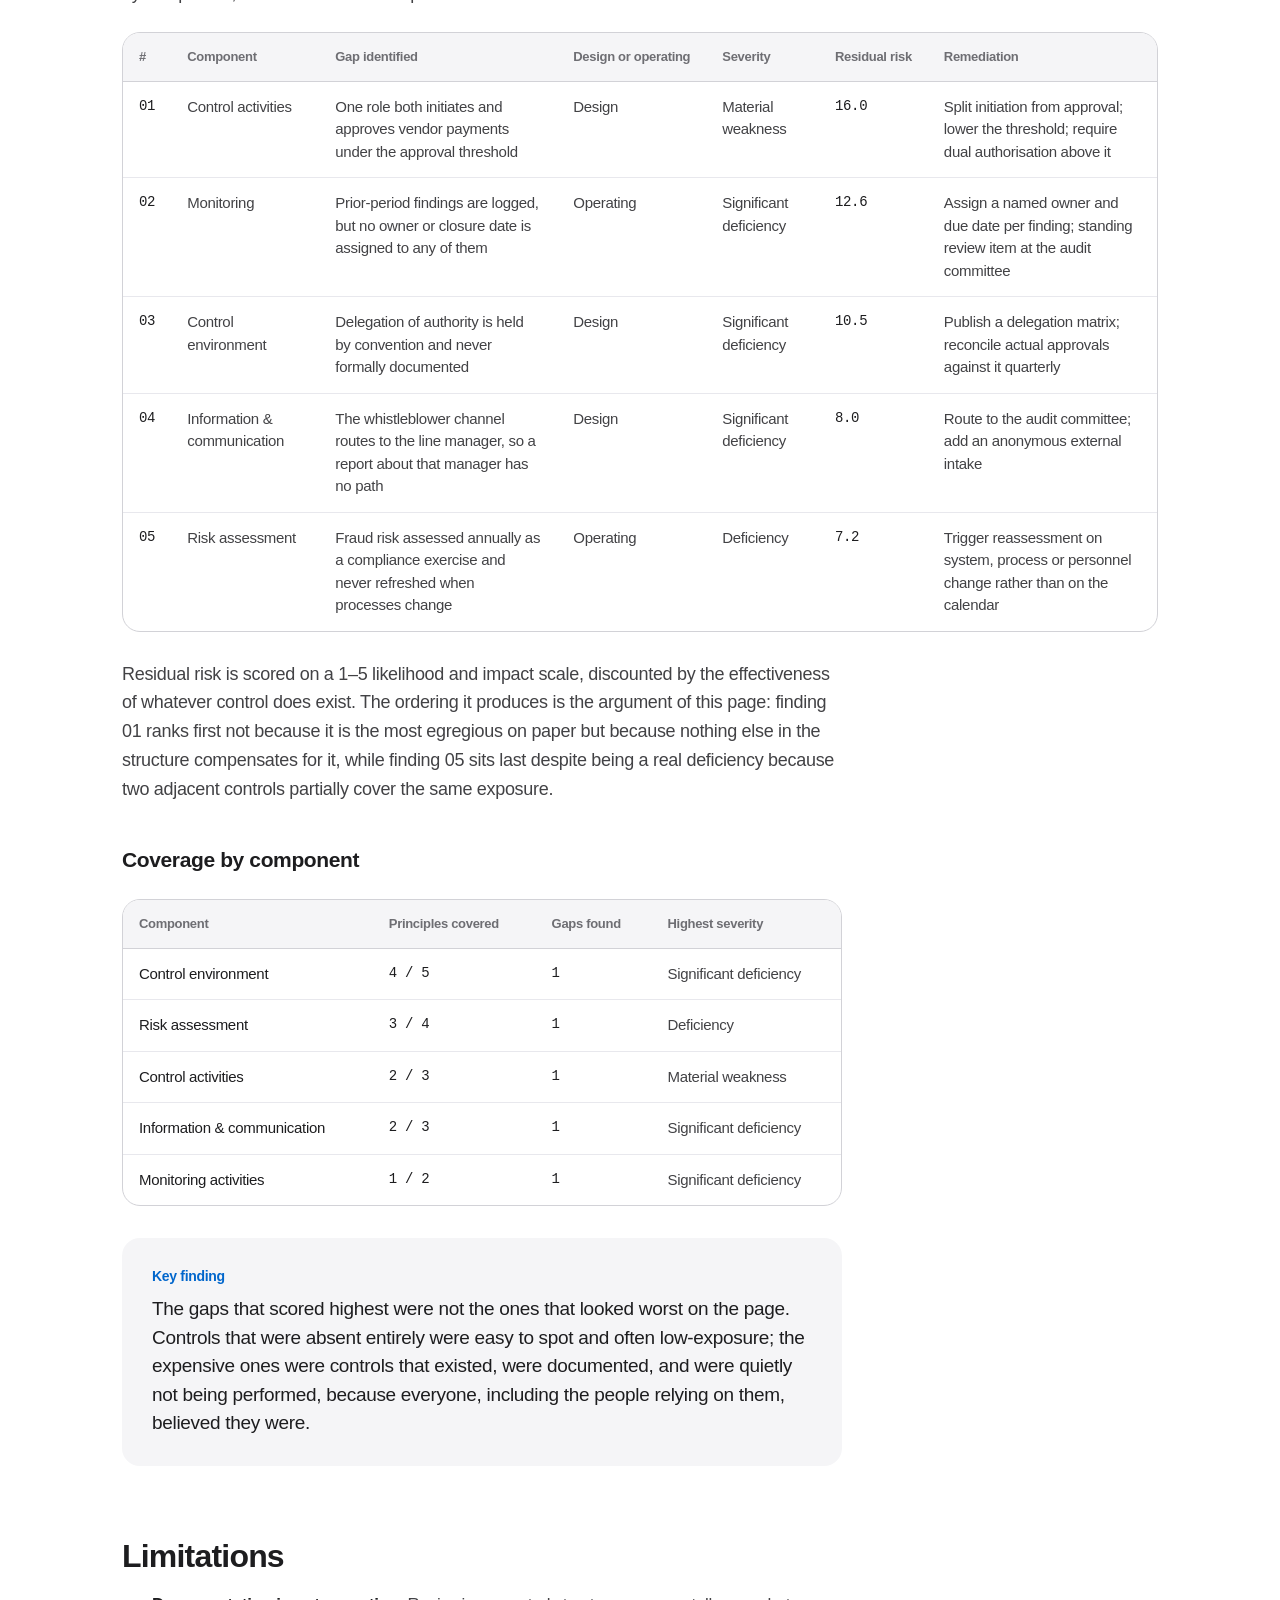
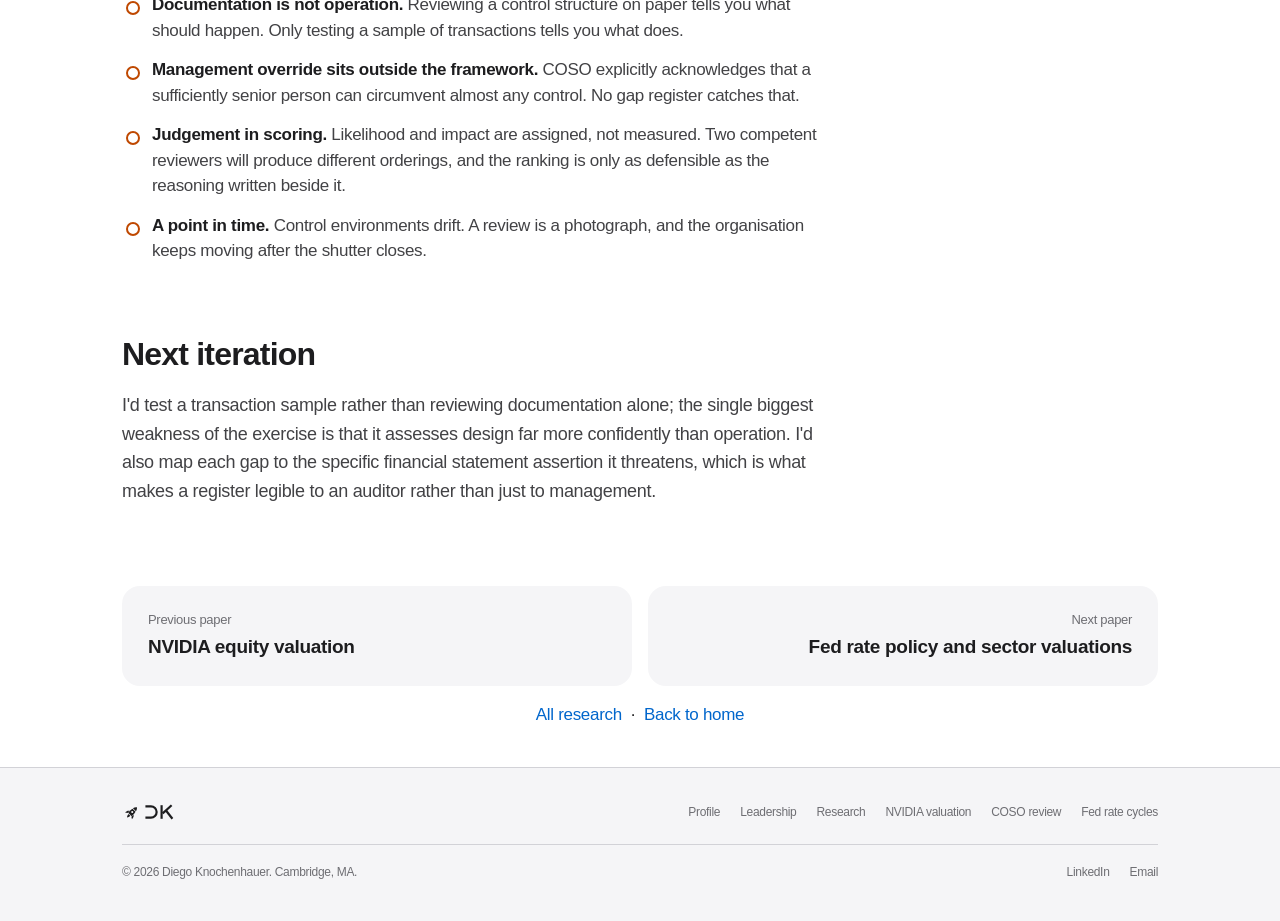
<file: research/coso-governance.html>
<!DOCTYPE html>
<html lang="en">
<head>
<meta charset="UTF-8">
<meta name="viewport" content="width=device-width, initial-scale=1.0">
<meta name="theme-color" content="#ffffff">

<script async src="https://www.googletagmanager.com/gtag/js?id=G-P0BW7VPT59"></script>
<script>
  window.dataLayer = window.dataLayer || [];
  function gtag(){dataLayer.push(arguments);}
  gtag('js', new Date());
  gtag('config', 'G-P0BW7VPT59');
</script>

<title>Governance review against COSO — Diego Knochenhauer</title>
<link rel="icon" type="image/svg+xml" href="../assets/mark.svg">
<link rel="icon" type="image/png" href="../assets/rocket.png">
<link rel="apple-touch-icon" href="../assets/rocket.png">
<meta name="description" content="A corporate governance structure evaluated component by component against the COSO Internal Control Integrated Framework, with deficiencies classified and ranked by residual risk.">
<meta name="author" content="Diego Knochenhauer">
<link rel="canonical" href="https://diegoknochenhauer.store/research/coso-governance.html">
<meta property="og:title" content="Governance review against COSO — Diego Knochenhauer">
<meta property="og:description" content="A corporate governance structure evaluated component by component against the COSO Internal Control Integrated Framework, with deficiencies classified and ranked by residual risk.">
<meta property="og:type" content="article">
<meta property="og:url" content="https://diegoknochenhauer.store/research/coso-governance.html">
<meta property="og:image" content="https://diegoknochenhauer.store/assets/profile.jpg">
<meta name="twitter:card" content="summary_large_image">
<meta name="twitter:title" content="Governance review against COSO — Diego Knochenhauer">
<meta name="twitter:description" content="A corporate governance structure evaluated component by component against the COSO Internal Control Integrated Framework, with deficiencies classified and ranked by residual risk.">

<script type="application/ld+json">
{
  "@context": "https://schema.org",
  "@type": "ScholarlyArticle",
  "headline": "Governance review against COSO",
  "description": "A corporate governance structure evaluated component by component against the COSO Internal Control Integrated Framework, with deficiencies classified and ranked by residual risk.",
  "author": { "@type": "Person", "name": "Diego Knochenhauer", "url": "https://diegoknochenhauer.store/" },
  "isPartOf": { "@type": "CreativeWorkSeries", "name": "Independent research" },
  "url": "https://diegoknochenhauer.store/research/coso-governance.html"
}
</script>

<link rel="stylesheet" href="../assets/dk.css?v=3">
</head>
<body>
<div id="progress" aria-hidden="true"></div>

<header class="nav">
  <div class="nav-row">
    <a href="../index.html" class="brand" aria-label="Diego Knochenhauer, home"><img src="../assets/logo-dark.svg" alt="DK"></a>
    <ul class="nav-links" id="navLinks">
      <li><a href="../index.html#profile">Profile</a></li>
      <li><a href="../index.html#leadership">Leadership</a></li>
      <li><a href="../index.html#experience">Experience</a></li>
      <li><a href="../index.html#research" class="active">Research</a></li>
      <li><a href="../index.html#education">Education</a></li>
      <li><a href="../index.html#credentials">Credentials</a></li>
      <li><a href="../index.html#personal">Personal</a></li>
      <li><a href="../index.html#contact">Contact</a></li>
    </ul>
    <a class="nav-cv" href="../assets/Diego-Knochenhauer-CV.pdf?v=2" download="Diego-Knochenhauer-CV.pdf">Download CV</a>
    <button class="menu-btn" id="menuBtn" aria-label="Menu" aria-expanded="false" aria-controls="navLinks"><span></span><span></span></button>
  </div>
</header>

<main>
  <section class="paper-hero">
    <div class="wrap">
      <nav class="crumb" aria-label="Breadcrumb"><a href="../index.html">Home</a><span>/</span><a href="../index.html#research">Research</a><span>/</span>Governance review against COSO</nav>
      <p class="paper-kicker">Independent research, paper 2 of 3</p>
      <h1>Governance review against COSO</h1>
      <p class="stand">An internal control gap analysis of an anonymised mid-sized company, mapped to the COSO framework, with the gaps ranked by the exposure they leave open rather than by how easy they are to close.</p>
      <dl class="spec"><div><dt>Framework</dt><dd>COSO Internal Control, Integrated Framework</dd></div><div><dt>Scope</dt><dd>5 components, 17 principles</dd></div><div><dt>Subject</dt><dd>Anonymised mid-sized company</dd></div><div><dt>Tests</dt><dd>Design and operating effectiveness</dd></div><div><dt>Output</dt><dd>Ranked gap register</dd></div><div><dt>Period</dt><dd>2025 – 2026</dd></div></dl>
    </div>
  </section>

  <section class="paper-body">
    <div class="wrap">
      <article class="prose">
<h2>The question</h2>
<p>Listing control weaknesses is not hard. Any reasonably careful reader can generate a long list of things an organisation isn't doing. The list is also close to useless on its own, because it gives management no way to decide what to fix first, and a remediation plan that treats every gap as equally urgent is a plan that gets abandoned.</p>
<p>The question I was actually interested in was the ordering: <strong>which gaps leave the most exposure open, as distinct from which gaps are the most conspicuous</strong>. Those are very often different gaps.</p>

<h2>Why COSO</h2>
<p>COSO is the framework most internal control work in the US is assessed against, including management's assessment under Sarbanes-Oxley Section 404. It breaks internal control into five components, which in turn resolve into seventeen principles. The value of using it here is that it forces coverage: it is much harder to overlook an entire category of control when you are walking a structured checklist than when you are reading a governance document looking for problems.</p>
<div class="tbl-wrap wide">
<table class="data">
  <thead><tr><th>Component</th><th>What it asks</th><th>Where gaps usually hide</th></tr></thead>
  <tbody>
    <tr><td>Control environment</td><td>Is there a culture, structure and tone that makes control possible at all?</td><td>Board independence, delegated authority that was never written down</td></tr>
    <tr><td>Risk assessment</td><td>Are objectives clear enough that risks to them can be identified and sized?</td><td>Fraud risk treated as a compliance formality; change not reassessed</td></tr>
    <tr><td>Control activities</td><td>Are the policies and procedures that address those risks actually in place?</td><td>Segregation of duties in small teams; IT general controls</td></tr>
    <tr><td>Information &amp; communication</td><td>Does relevant, quality information reach the people who need it, in time?</td><td>Upward reporting of bad news; whistleblower routes that bypass the subject</td></tr>
    <tr><td>Monitoring activities</td><td>Is the system itself being evaluated, and are deficiencies escalated?</td><td>Findings logged but never closed out; no follow-up on remediation</td></tr>
  </tbody>
</table>
</div>

<h2>Method</h2>
<ol class="steps">
  <li><h3>Map the existing structure onto the seventeen principles</h3><p>Every documented control is assigned to the principle it is meant to support. Principles with nothing mapped to them are the first finding: an uncovered principle is a gap by definition, before any testing happens.</p></li>
  <li><h3>Separate design from operation</h3><p>A control can fail in two different ways, and conflating them produces bad remediation. If a control is <strong>badly designed</strong>, it would not catch the problem even if performed perfectly. If it is <strong>badly operated</strong>, the design is sound but it isn't being done consistently. The first needs a new control; the second needs supervision. Testing design first avoids the trap of tightening enforcement on a control that was never going to work.</p></li>
  <li><h3>Classify severity</h3><p>Using the standard three-tier scale: a <strong>deficiency</strong>, a <strong>significant deficiency</strong> (serious enough to warrant attention by those overseeing financial reporting), and a <strong>material weakness</strong> (a reasonable possibility that a material misstatement would not be prevented or detected in time). The distinction is about the magnitude of what could go undetected, not about how careless the failure looks.</p></li>
  <li><h3>Score residual risk, not inherent risk</h3><p>Inherent risk is the exposure before controls. Residual risk is what survives the controls that do exist, and it is residual risk that should drive the ordering. A frightening inherent risk with three overlapping compensating controls is a lower priority than a modest one sitting completely uncovered.</p></li>
  <li><h3>Rank and sequence remediation</h3><p>Residual risk sets the priority; effort and dependency set the sequence. Some fixes unlock others: a documented delegation-of-authority matrix has to exist before approval thresholds can be tested against anything.</p></li>
</ol>

<div class="formula"><span class="cmt"># the scoring that drives the ranking</span>
Inherent risk  = <span class="term">likelihood</span> &times; <span class="term">impact</span>
Residual risk  = Inherent risk &times; (1 &minus; control effectiveness)
Priority       = Residual risk &divide; remediation effort   <span class="cmt"># highest first</span></div>

<h2>The gap register</h2>
<p>This is the deliverable. The ordering is the point of it: the rows are sorted by residual risk, not by component, so it reads as a work queue rather than as an audit checklist.</p>
<div class="tbl-wrap wide">
<table class="data">
  <thead><tr><th>#</th><th>Component</th><th>Gap identified</th><th>Design or operating</th><th>Severity</th><th>Residual risk</th><th>Remediation</th></tr></thead>
  <tbody>
    <tr><td class="num">01</td><td>Control activities</td><td>One role both initiates and approves vendor payments under the approval threshold</td><td>Design</td><td>Material weakness</td><td class="num">16.0</td><td>Split initiation from approval; lower the threshold; require dual authorisation above it</td></tr>
    <tr><td class="num">02</td><td>Monitoring</td><td>Prior-period findings are logged, but no owner or closure date is assigned to any of them</td><td>Operating</td><td>Significant deficiency</td><td class="num">12.6</td><td>Assign a named owner and due date per finding; standing review item at the audit committee</td></tr>
    <tr><td class="num">03</td><td>Control environment</td><td>Delegation of authority is held by convention and never formally documented</td><td>Design</td><td>Significant deficiency</td><td class="num">10.5</td><td>Publish a delegation matrix; reconcile actual approvals against it quarterly</td></tr>
    <tr><td class="num">04</td><td>Information &amp; communication</td><td>The whistleblower channel routes to the line manager, so a report about that manager has no path</td><td>Design</td><td>Significant deficiency</td><td class="num">8.0</td><td>Route to the audit committee; add an anonymous external intake</td></tr>
    <tr><td class="num">05</td><td>Risk assessment</td><td>Fraud risk assessed annually as a compliance exercise and never refreshed when processes change</td><td>Operating</td><td>Deficiency</td><td class="num">7.2</td><td>Trigger reassessment on system, process or personnel change rather than on the calendar</td></tr>
  </tbody>
</table>
</div>
<p>Residual risk is scored on a 1&ndash;5 likelihood and impact scale, discounted by the effectiveness of whatever control does exist. The ordering it produces is the argument of this page: finding 01 ranks first not because it is the most egregious on paper but because nothing else in the structure compensates for it, while finding 05 sits last despite being a real deficiency because two adjacent controls partially cover the same exposure.</p>

<h3>Coverage by component</h3>
<div class="tbl-wrap">
<table class="data">
  <thead><tr><th>Component</th><th>Principles covered</th><th>Gaps found</th><th>Highest severity</th></tr></thead>
  <tbody>
    <tr><td>Control environment</td><td class="num">4 / 5</td><td class="num">1</td><td>Significant deficiency</td></tr>
    <tr><td>Risk assessment</td><td class="num">3 / 4</td><td class="num">1</td><td>Deficiency</td></tr>
    <tr><td>Control activities</td><td class="num">2 / 3</td><td class="num">1</td><td>Material weakness</td></tr>
    <tr><td>Information &amp; communication</td><td class="num">2 / 3</td><td class="num">1</td><td>Significant deficiency</td></tr>
    <tr><td>Monitoring activities</td><td class="num">1 / 2</td><td class="num">1</td><td>Significant deficiency</td></tr>
  </tbody>
</table>
</div>

<div class="callout"><b>Key finding</b><p>The gaps that scored highest were not the ones that looked worst on the page. Controls that were absent entirely were easy to spot and often low-exposure; the expensive ones were controls that existed, were documented, and were quietly not being performed, because everyone, including the people relying on them, believed they were.</p></div>

<h2>Limitations</h2>
<ul class="limits">
  <li><strong>Documentation is not operation.</strong> Reviewing a control structure on paper tells you what should happen. Only testing a sample of transactions tells you what does.</li>
  <li><strong>Management override sits outside the framework.</strong> COSO explicitly acknowledges that a sufficiently senior person can circumvent almost any control. No gap register catches that.</li>
  <li><strong>Judgement in scoring.</strong> Likelihood and impact are assigned, not measured. Two competent reviewers will produce different orderings, and the ranking is only as defensible as the reasoning written beside it.</li>
  <li><strong>A point in time.</strong> Control environments drift. A review is a photograph, and the organisation keeps moving after the shutter closes.</li>
</ul>

<h2>Next iteration</h2>
<p>I'd test a transaction sample rather than reviewing documentation alone; the single biggest weakness of the exercise is that it assesses design far more confidently than operation. I'd also map each gap to the specific financial statement assertion it threatens, which is what makes a register legible to an auditor rather than just to management.</p>

      </article>

      <nav class="paper-nav" aria-label="More research">
        <a class="pn" href="nvidia-valuation.html"><small>Previous paper</small><span>NVIDIA equity valuation</span></a>
        <a class="pn next" href="fed-rate-policy.html"><small>Next paper</small><span>Fed rate policy and sector valuations</span></a>
      </nav>
      <p class="more-papers"><a href="../index.html#research">All research</a> &nbsp;·&nbsp; <a href="../index.html">Back to home</a></p>
    </div>
  </section>
</main>

<footer class="footer">
  <div class="wrap">
    <div class="foot-top">
      <img src="../assets/logo-dark.svg" alt="DK">
      <nav class="foot-links" aria-label="Footer">
        <a href="../index.html#profile">Profile</a>
        <a href="../index.html#leadership">Leadership</a>
        <a href="../index.html#research">Research</a>
        <a href="nvidia-valuation.html">NVIDIA valuation</a>
        <a href="coso-governance.html">COSO review</a>
        <a href="fed-rate-policy.html">Fed rate cycles</a>
      </nav>
    </div>
    <div class="foot-bottom">
      <span>© <span id="year">2026</span> Diego Knochenhauer. Cambridge, MA.</span>
      <nav class="foot-links" aria-label="Social">
        <a href="https://linkedin.com/in/diegoknochenhauer" target="_blank" rel="noopener">LinkedIn</a>
        <a href="mailto:diegokvlv@gmail.com">Email</a>
      </nav>
    </div>
  </div>
</footer>

<script src="../assets/dk.js?v=3"></script>
</body>
</html>
</file>
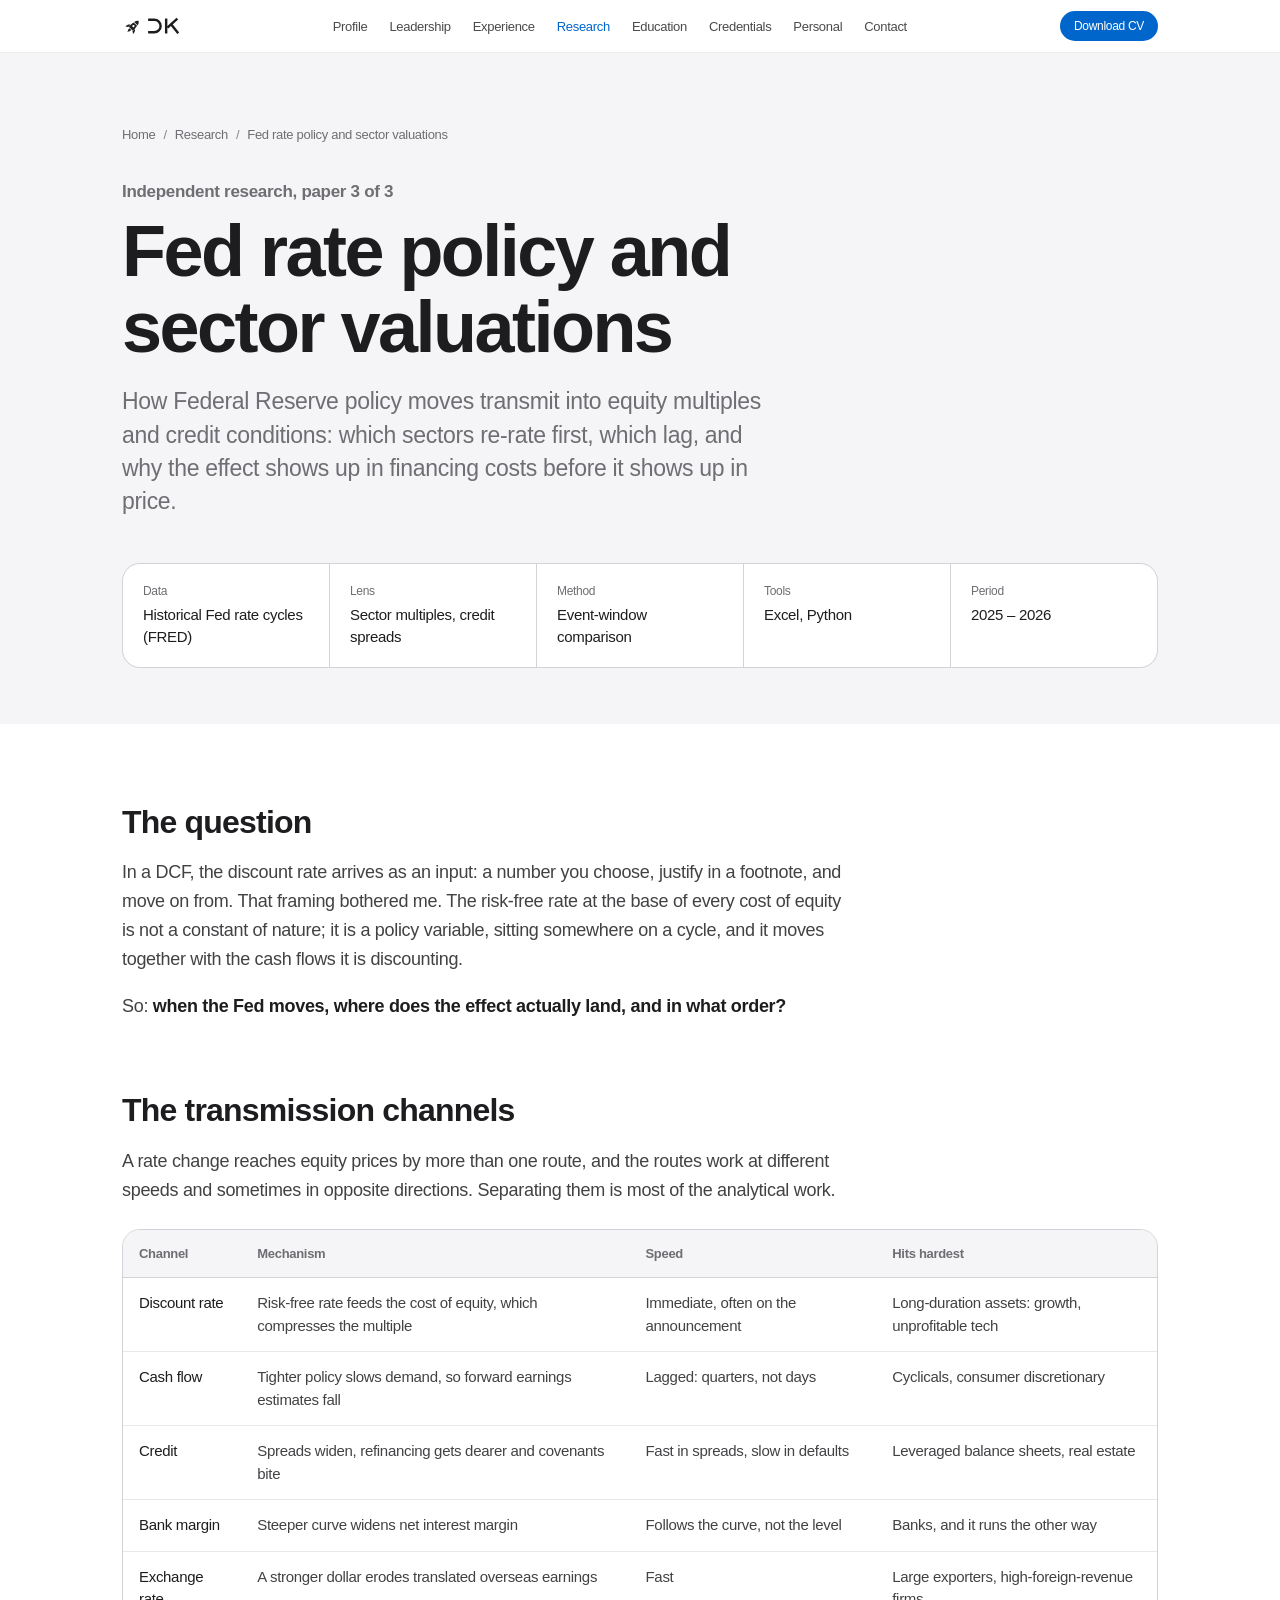
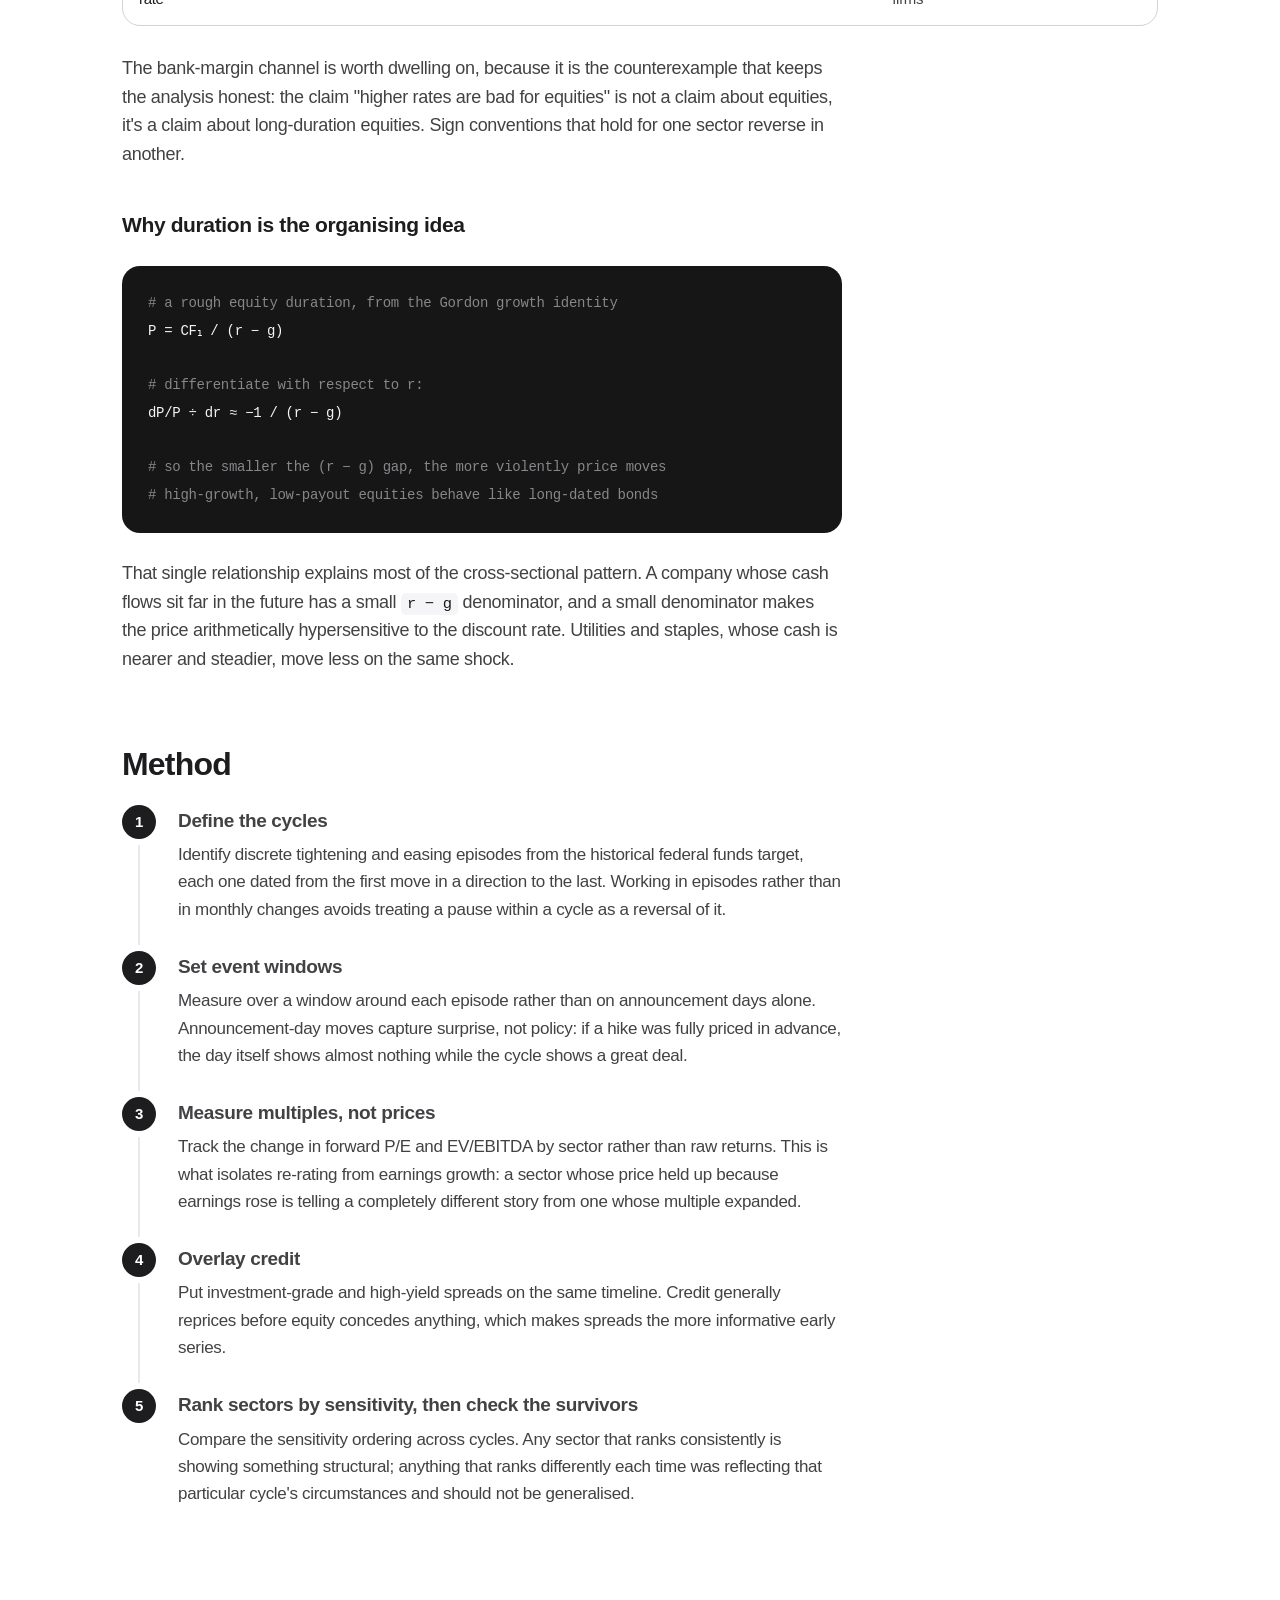
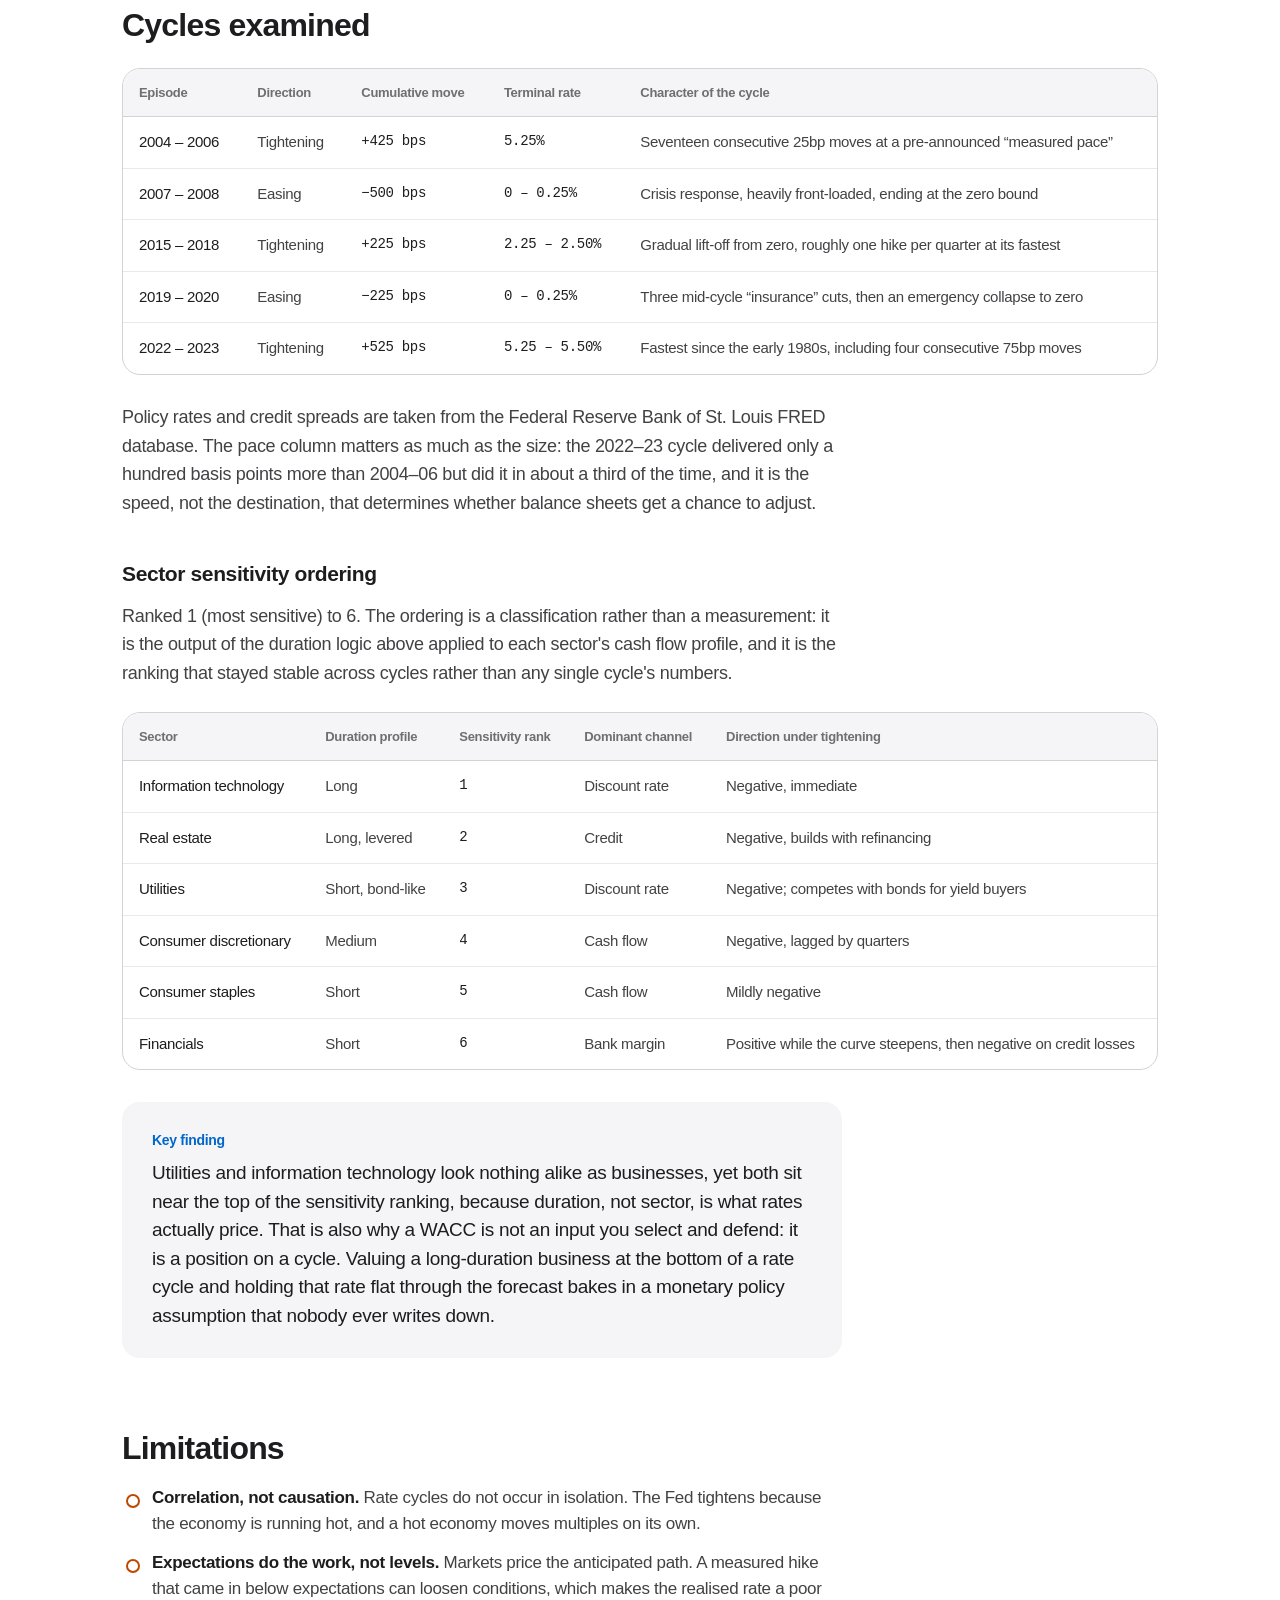
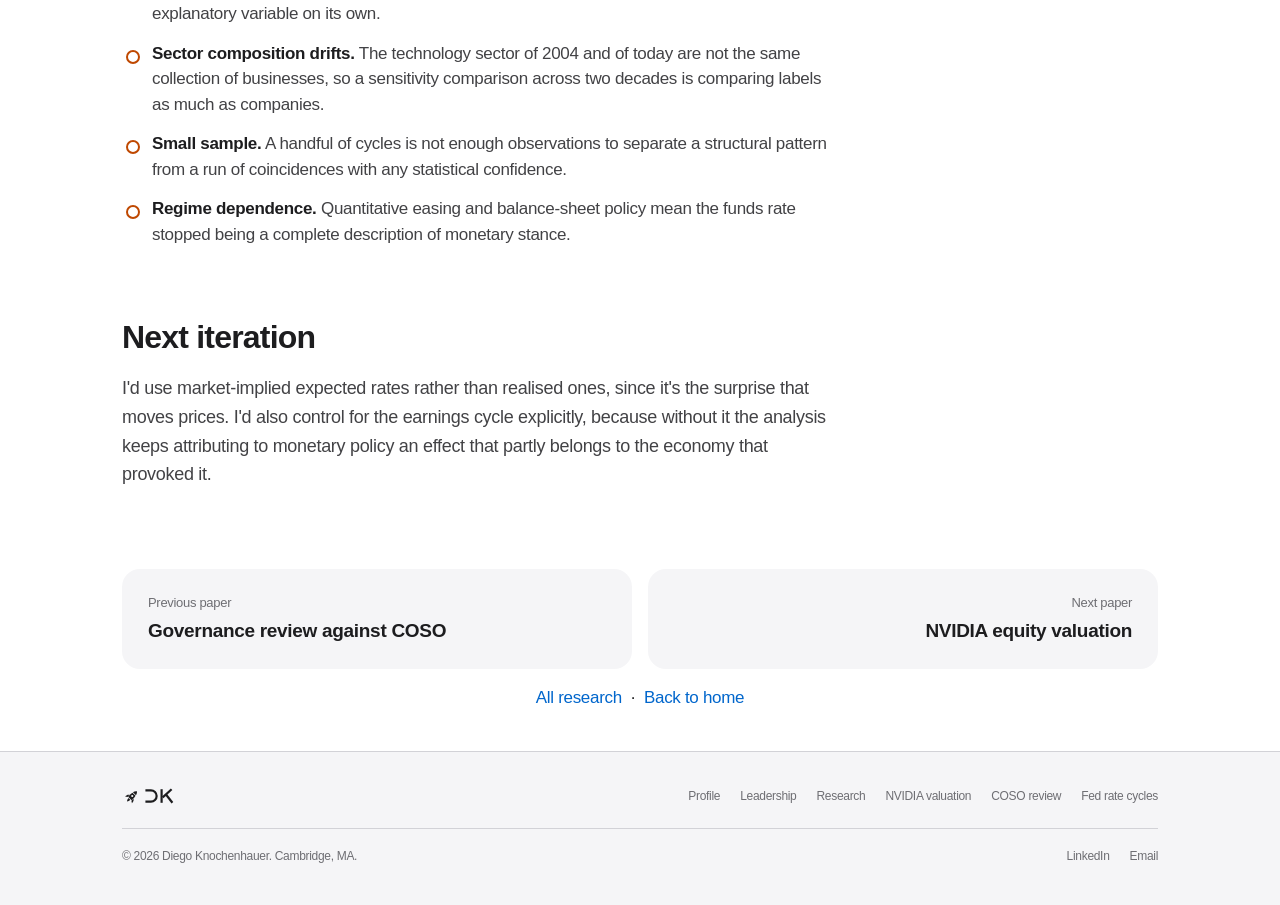
<file: research/fed-rate-policy.html>
<!DOCTYPE html>
<html lang="en">
<head>
<meta charset="UTF-8">
<meta name="viewport" content="width=device-width, initial-scale=1.0">
<meta name="theme-color" content="#ffffff">

<script async src="https://www.googletagmanager.com/gtag/js?id=G-P0BW7VPT59"></script>
<script>
  window.dataLayer = window.dataLayer || [];
  function gtag(){dataLayer.push(arguments);}
  gtag('js', new Date());
  gtag('config', 'G-P0BW7VPT59');
</script>

<title>Fed rate policy and sector valuations — Diego Knochenhauer</title>
<link rel="icon" type="image/svg+xml" href="../assets/mark.svg">
<link rel="icon" type="image/png" href="../assets/rocket.png">
<link rel="apple-touch-icon" href="../assets/rocket.png">
<meta name="description" content="A study of historical Federal Reserve rate cycles and their transmission into sector equity valuations and credit conditions.">
<meta name="author" content="Diego Knochenhauer">
<link rel="canonical" href="https://diegoknochenhauer.store/research/fed-rate-policy.html">
<meta property="og:title" content="Fed rate policy and sector valuations — Diego Knochenhauer">
<meta property="og:description" content="A study of historical Federal Reserve rate cycles and their transmission into sector equity valuations and credit conditions.">
<meta property="og:type" content="article">
<meta property="og:url" content="https://diegoknochenhauer.store/research/fed-rate-policy.html">
<meta property="og:image" content="https://diegoknochenhauer.store/assets/profile.jpg">
<meta name="twitter:card" content="summary_large_image">
<meta name="twitter:title" content="Fed rate policy and sector valuations — Diego Knochenhauer">
<meta name="twitter:description" content="A study of historical Federal Reserve rate cycles and their transmission into sector equity valuations and credit conditions.">

<script type="application/ld+json">
{
  "@context": "https://schema.org",
  "@type": "ScholarlyArticle",
  "headline": "Fed rate policy and sector valuations",
  "description": "A study of historical Federal Reserve rate cycles and their transmission into sector equity valuations and credit conditions.",
  "author": { "@type": "Person", "name": "Diego Knochenhauer", "url": "https://diegoknochenhauer.store/" },
  "isPartOf": { "@type": "CreativeWorkSeries", "name": "Independent research" },
  "url": "https://diegoknochenhauer.store/research/fed-rate-policy.html"
}
</script>

<link rel="stylesheet" href="../assets/dk.css?v=3">
</head>
<body>
<div id="progress" aria-hidden="true"></div>

<header class="nav">
  <div class="nav-row">
    <a href="../index.html" class="brand" aria-label="Diego Knochenhauer, home"><img src="../assets/logo-dark.svg" alt="DK"></a>
    <ul class="nav-links" id="navLinks">
      <li><a href="../index.html#profile">Profile</a></li>
      <li><a href="../index.html#leadership">Leadership</a></li>
      <li><a href="../index.html#experience">Experience</a></li>
      <li><a href="../index.html#research" class="active">Research</a></li>
      <li><a href="../index.html#education">Education</a></li>
      <li><a href="../index.html#credentials">Credentials</a></li>
      <li><a href="../index.html#personal">Personal</a></li>
      <li><a href="../index.html#contact">Contact</a></li>
    </ul>
    <a class="nav-cv" href="../assets/Diego-Knochenhauer-CV.pdf?v=2" download="Diego-Knochenhauer-CV.pdf">Download CV</a>
    <button class="menu-btn" id="menuBtn" aria-label="Menu" aria-expanded="false" aria-controls="navLinks"><span></span><span></span></button>
  </div>
</header>

<main>
  <section class="paper-hero">
    <div class="wrap">
      <nav class="crumb" aria-label="Breadcrumb"><a href="../index.html">Home</a><span>/</span><a href="../index.html#research">Research</a><span>/</span>Fed rate policy and sector valuations</nav>
      <p class="paper-kicker">Independent research, paper 3 of 3</p>
      <h1>Fed rate policy and sector valuations</h1>
      <p class="stand">How Federal Reserve policy moves transmit into equity multiples and credit conditions: which sectors re-rate first, which lag, and why the effect shows up in financing costs before it shows up in price.</p>
      <dl class="spec"><div><dt>Data</dt><dd>Historical Fed rate cycles (FRED)</dd></div><div><dt>Lens</dt><dd>Sector multiples, credit spreads</dd></div><div><dt>Method</dt><dd>Event-window comparison</dd></div><div><dt>Tools</dt><dd>Excel, Python</dd></div><div><dt>Period</dt><dd>2025 – 2026</dd></div></dl>
    </div>
  </section>

  <section class="paper-body">
    <div class="wrap">
      <article class="prose">
<h2>The question</h2>
<p>In a DCF, the discount rate arrives as an input: a number you choose, justify in a footnote, and move on from. That framing bothered me. The risk-free rate at the base of every cost of equity is not a constant of nature; it is a policy variable, sitting somewhere on a cycle, and it moves together with the cash flows it is discounting.</p>
<p>So: <strong>when the Fed moves, where does the effect actually land, and in what order?</strong></p>

<h2>The transmission channels</h2>
<p>A rate change reaches equity prices by more than one route, and the routes work at different speeds and sometimes in opposite directions. Separating them is most of the analytical work.</p>
<div class="tbl-wrap wide">
<table class="data">
  <thead><tr><th>Channel</th><th>Mechanism</th><th>Speed</th><th>Hits hardest</th></tr></thead>
  <tbody>
    <tr><td>Discount rate</td><td>Risk-free rate feeds the cost of equity, which compresses the multiple</td><td>Immediate, often on the announcement</td><td>Long-duration assets: growth, unprofitable tech</td></tr>
    <tr><td>Cash flow</td><td>Tighter policy slows demand, so forward earnings estimates fall</td><td>Lagged: quarters, not days</td><td>Cyclicals, consumer discretionary</td></tr>
    <tr><td>Credit</td><td>Spreads widen, refinancing gets dearer and covenants bite</td><td>Fast in spreads, slow in defaults</td><td>Leveraged balance sheets, real estate</td></tr>
    <tr><td>Bank margin</td><td>Steeper curve widens net interest margin</td><td>Follows the curve, not the level</td><td>Banks, and it runs the other way</td></tr>
    <tr><td>Exchange rate</td><td>A stronger dollar erodes translated overseas earnings</td><td>Fast</td><td>Large exporters, high-foreign-revenue firms</td></tr>
  </tbody>
</table>
</div>
<p>The bank-margin channel is worth dwelling on, because it is the counterexample that keeps the analysis honest: the claim "higher rates are bad for equities" is not a claim about equities, it's a claim about long-duration equities. Sign conventions that hold for one sector reverse in another.</p>

<h3>Why duration is the organising idea</h3>
<div class="formula"><span class="cmt"># a rough equity duration, from the Gordon growth identity</span>
P = CF&#8321; / (r &minus; g)

<span class="cmt"># differentiate with respect to r:</span>
dP/P &divide; dr &asymp; &minus;1 / (r &minus; g)

<span class="cmt"># so the smaller the (r &minus; g) gap, the more violently price moves</span>
<span class="cmt"># high-growth, low-payout equities behave like long-dated bonds</span></div>
<p>That single relationship explains most of the cross-sectional pattern. A company whose cash flows sit far in the future has a small <code>r &minus; g</code> denominator, and a small denominator makes the price arithmetically hypersensitive to the discount rate. Utilities and staples, whose cash is nearer and steadier, move less on the same shock.</p>

<h2>Method</h2>
<ol class="steps">
  <li><h3>Define the cycles</h3><p>Identify discrete tightening and easing episodes from the historical federal funds target, each one dated from the first move in a direction to the last. Working in episodes rather than in monthly changes avoids treating a pause within a cycle as a reversal of it.</p></li>
  <li><h3>Set event windows</h3><p>Measure over a window around each episode rather than on announcement days alone. Announcement-day moves capture surprise, not policy: if a hike was fully priced in advance, the day itself shows almost nothing while the cycle shows a great deal.</p></li>
  <li><h3>Measure multiples, not prices</h3><p>Track the change in forward P/E and EV/EBITDA by sector rather than raw returns. This is what isolates re-rating from earnings growth: a sector whose price held up because earnings rose is telling a completely different story from one whose multiple expanded.</p></li>
  <li><h3>Overlay credit</h3><p>Put investment-grade and high-yield spreads on the same timeline. Credit generally reprices before equity concedes anything, which makes spreads the more informative early series.</p></li>
  <li><h3>Rank sectors by sensitivity, then check the survivors</h3><p>Compare the sensitivity ordering across cycles. Any sector that ranks consistently is showing something structural; anything that ranks differently each time was reflecting that particular cycle's circumstances and should not be generalised.</p></li>
</ol>

<h2>Cycles examined</h2>
<div class="tbl-wrap wide">
<table class="data">
  <thead><tr><th>Episode</th><th>Direction</th><th>Cumulative move</th><th>Terminal rate</th><th>Character of the cycle</th></tr></thead>
  <tbody>
    <tr><td>2004 &ndash; 2006</td><td>Tightening</td><td class="num">+425 bps</td><td class="num">5.25%</td><td>Seventeen consecutive 25bp moves at a pre-announced &ldquo;measured pace&rdquo;</td></tr>
    <tr><td>2007 &ndash; 2008</td><td>Easing</td><td class="num">&minus;500 bps</td><td class="num">0 &ndash; 0.25%</td><td>Crisis response, heavily front-loaded, ending at the zero bound</td></tr>
    <tr><td>2015 &ndash; 2018</td><td>Tightening</td><td class="num">+225 bps</td><td class="num">2.25 &ndash; 2.50%</td><td>Gradual lift-off from zero, roughly one hike per quarter at its fastest</td></tr>
    <tr><td>2019 &ndash; 2020</td><td>Easing</td><td class="num">&minus;225 bps</td><td class="num">0 &ndash; 0.25%</td><td>Three mid-cycle &ldquo;insurance&rdquo; cuts, then an emergency collapse to zero</td></tr>
    <tr><td>2022 &ndash; 2023</td><td>Tightening</td><td class="num">+525 bps</td><td class="num">5.25 &ndash; 5.50%</td><td>Fastest since the early 1980s, including four consecutive 75bp moves</td></tr>
  </tbody>
</table>
</div>
<p>Policy rates and credit spreads are taken from the Federal Reserve Bank of St. Louis FRED database. The pace column matters as much as the size: the 2022&ndash;23 cycle delivered only a hundred basis points more than 2004&ndash;06 but did it in about a third of the time, and it is the speed, not the destination, that determines whether balance sheets get a chance to adjust.</p>

<h3>Sector sensitivity ordering</h3>
<p>Ranked 1 (most sensitive) to 6. The ordering is a classification rather than a measurement: it is the output of the duration logic above applied to each sector's cash flow profile, and it is the ranking that stayed stable across cycles rather than any single cycle's numbers.</p>
<div class="tbl-wrap wide">
<table class="data">
  <thead><tr><th>Sector</th><th>Duration profile</th><th>Sensitivity rank</th><th>Dominant channel</th><th>Direction under tightening</th></tr></thead>
  <tbody>
    <tr><td>Information technology</td><td>Long</td><td class="num">1</td><td>Discount rate</td><td>Negative, immediate</td></tr>
    <tr><td>Real estate</td><td>Long, levered</td><td class="num">2</td><td>Credit</td><td>Negative, builds with refinancing</td></tr>
    <tr><td>Utilities</td><td>Short, bond-like</td><td class="num">3</td><td>Discount rate</td><td>Negative; competes with bonds for yield buyers</td></tr>
    <tr><td>Consumer discretionary</td><td>Medium</td><td class="num">4</td><td>Cash flow</td><td>Negative, lagged by quarters</td></tr>
    <tr><td>Consumer staples</td><td>Short</td><td class="num">5</td><td>Cash flow</td><td>Mildly negative</td></tr>
    <tr><td>Financials</td><td>Short</td><td class="num">6</td><td>Bank margin</td><td>Positive while the curve steepens, then negative on credit losses</td></tr>
  </tbody>
</table>
</div>

<div class="callout"><b>Key finding</b><p>Utilities and information technology look nothing alike as businesses, yet both sit near the top of the sensitivity ranking, because duration, not sector, is what rates actually price. That is also why a WACC is not an input you select and defend: it is a position on a cycle. Valuing a long-duration business at the bottom of a rate cycle and holding that rate flat through the forecast bakes in a monetary policy assumption that nobody ever writes down.</p></div>

<h2>Limitations</h2>
<ul class="limits">
  <li><strong>Correlation, not causation.</strong> Rate cycles do not occur in isolation. The Fed tightens because the economy is running hot, and a hot economy moves multiples on its own.</li>
  <li><strong>Expectations do the work, not levels.</strong> Markets price the anticipated path. A measured hike that came in below expectations can loosen conditions, which makes the realised rate a poor explanatory variable on its own.</li>
  <li><strong>Sector composition drifts.</strong> The technology sector of 2004 and of today are not the same collection of businesses, so a sensitivity comparison across two decades is comparing labels as much as companies.</li>
  <li><strong>Small sample.</strong> A handful of cycles is not enough observations to separate a structural pattern from a run of coincidences with any statistical confidence.</li>
  <li><strong>Regime dependence.</strong> Quantitative easing and balance-sheet policy mean the funds rate stopped being a complete description of monetary stance.</li>
</ul>

<h2>Next iteration</h2>
<p>I'd use market-implied expected rates rather than realised ones, since it's the surprise that moves prices. I'd also control for the earnings cycle explicitly, because without it the analysis keeps attributing to monetary policy an effect that partly belongs to the economy that provoked it.</p>

      </article>

      <nav class="paper-nav" aria-label="More research">
        <a class="pn" href="coso-governance.html"><small>Previous paper</small><span>Governance review against COSO</span></a>
        <a class="pn next" href="nvidia-valuation.html"><small>Next paper</small><span>NVIDIA equity valuation</span></a>
      </nav>
      <p class="more-papers"><a href="../index.html#research">All research</a> &nbsp;·&nbsp; <a href="../index.html">Back to home</a></p>
    </div>
  </section>
</main>

<footer class="footer">
  <div class="wrap">
    <div class="foot-top">
      <img src="../assets/logo-dark.svg" alt="DK">
      <nav class="foot-links" aria-label="Footer">
        <a href="../index.html#profile">Profile</a>
        <a href="../index.html#leadership">Leadership</a>
        <a href="../index.html#research">Research</a>
        <a href="nvidia-valuation.html">NVIDIA valuation</a>
        <a href="coso-governance.html">COSO review</a>
        <a href="fed-rate-policy.html">Fed rate cycles</a>
      </nav>
    </div>
    <div class="foot-bottom">
      <span>© <span id="year">2026</span> Diego Knochenhauer. Cambridge, MA.</span>
      <nav class="foot-links" aria-label="Social">
        <a href="https://linkedin.com/in/diegoknochenhauer" target="_blank" rel="noopener">LinkedIn</a>
        <a href="mailto:diegokvlv@gmail.com">Email</a>
      </nav>
    </div>
  </div>
</footer>

<script src="../assets/dk.js?v=3"></script>
</body>
</html>
</file>
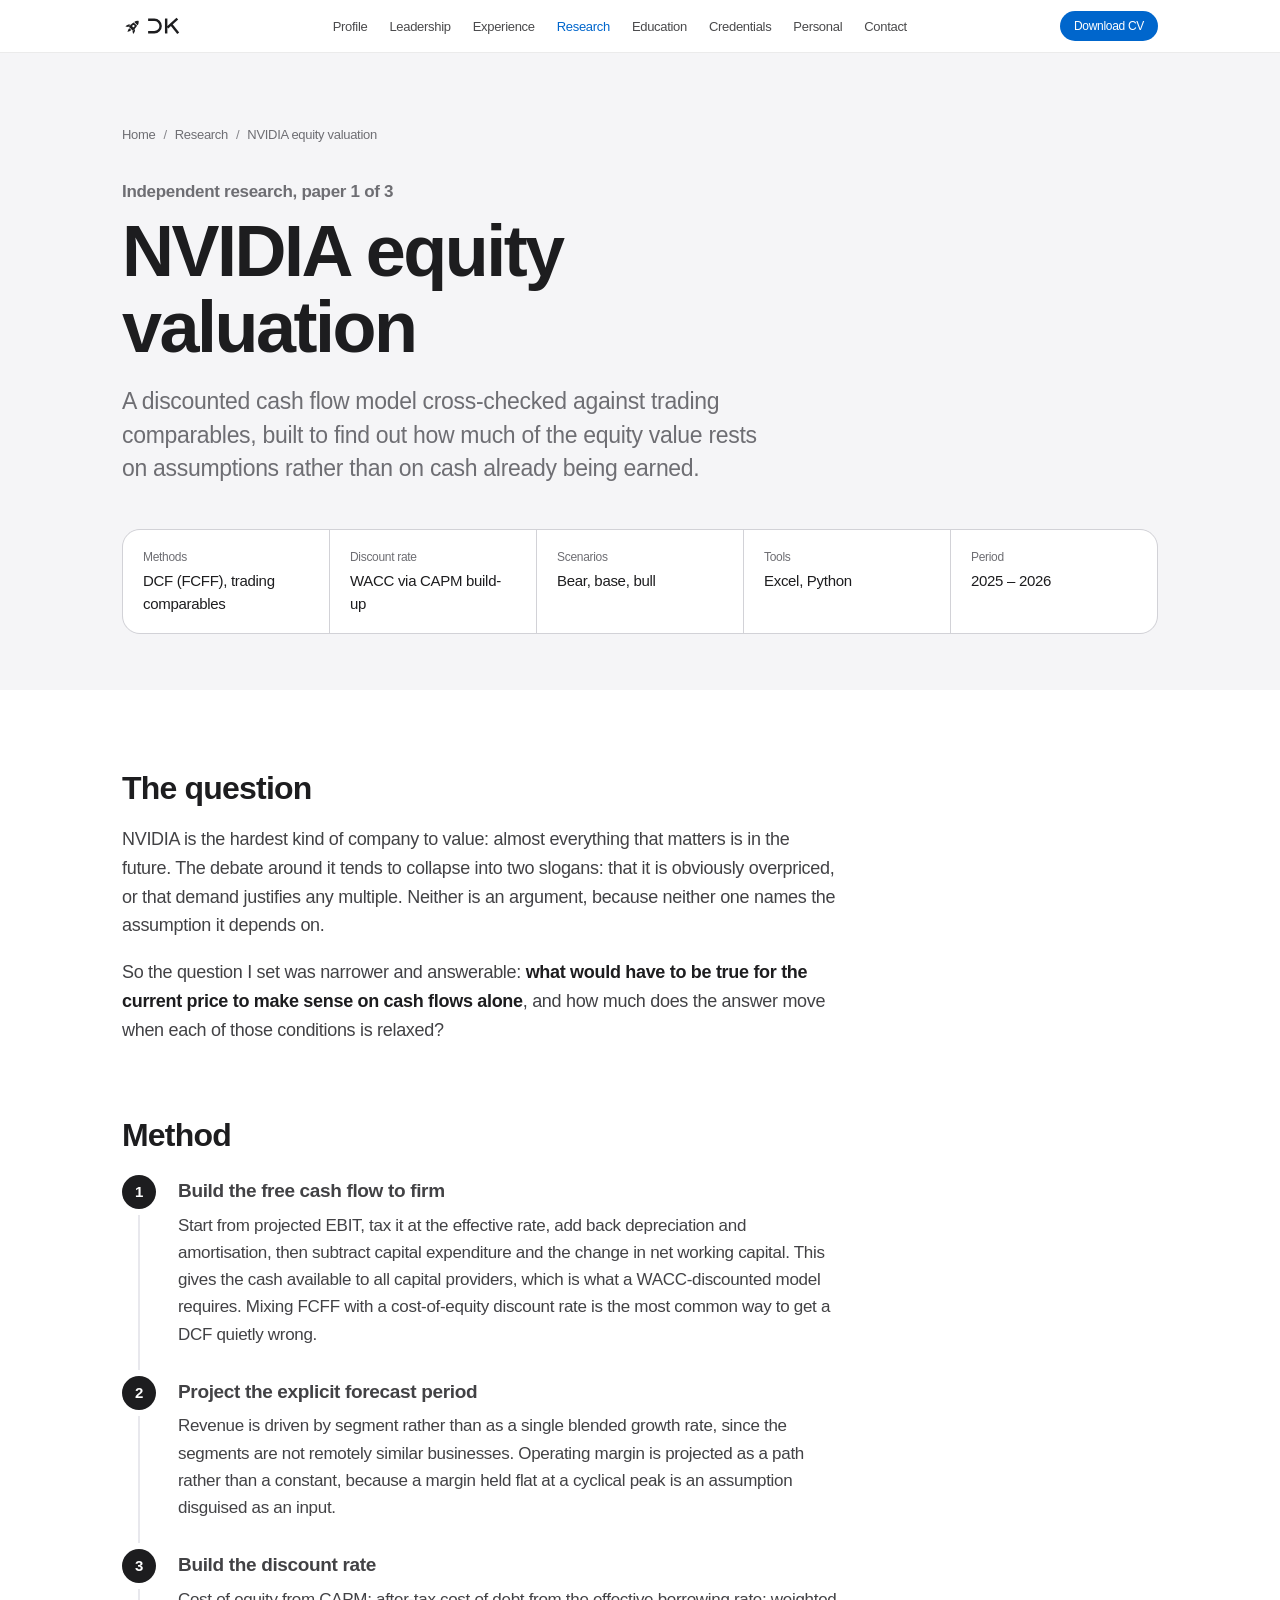
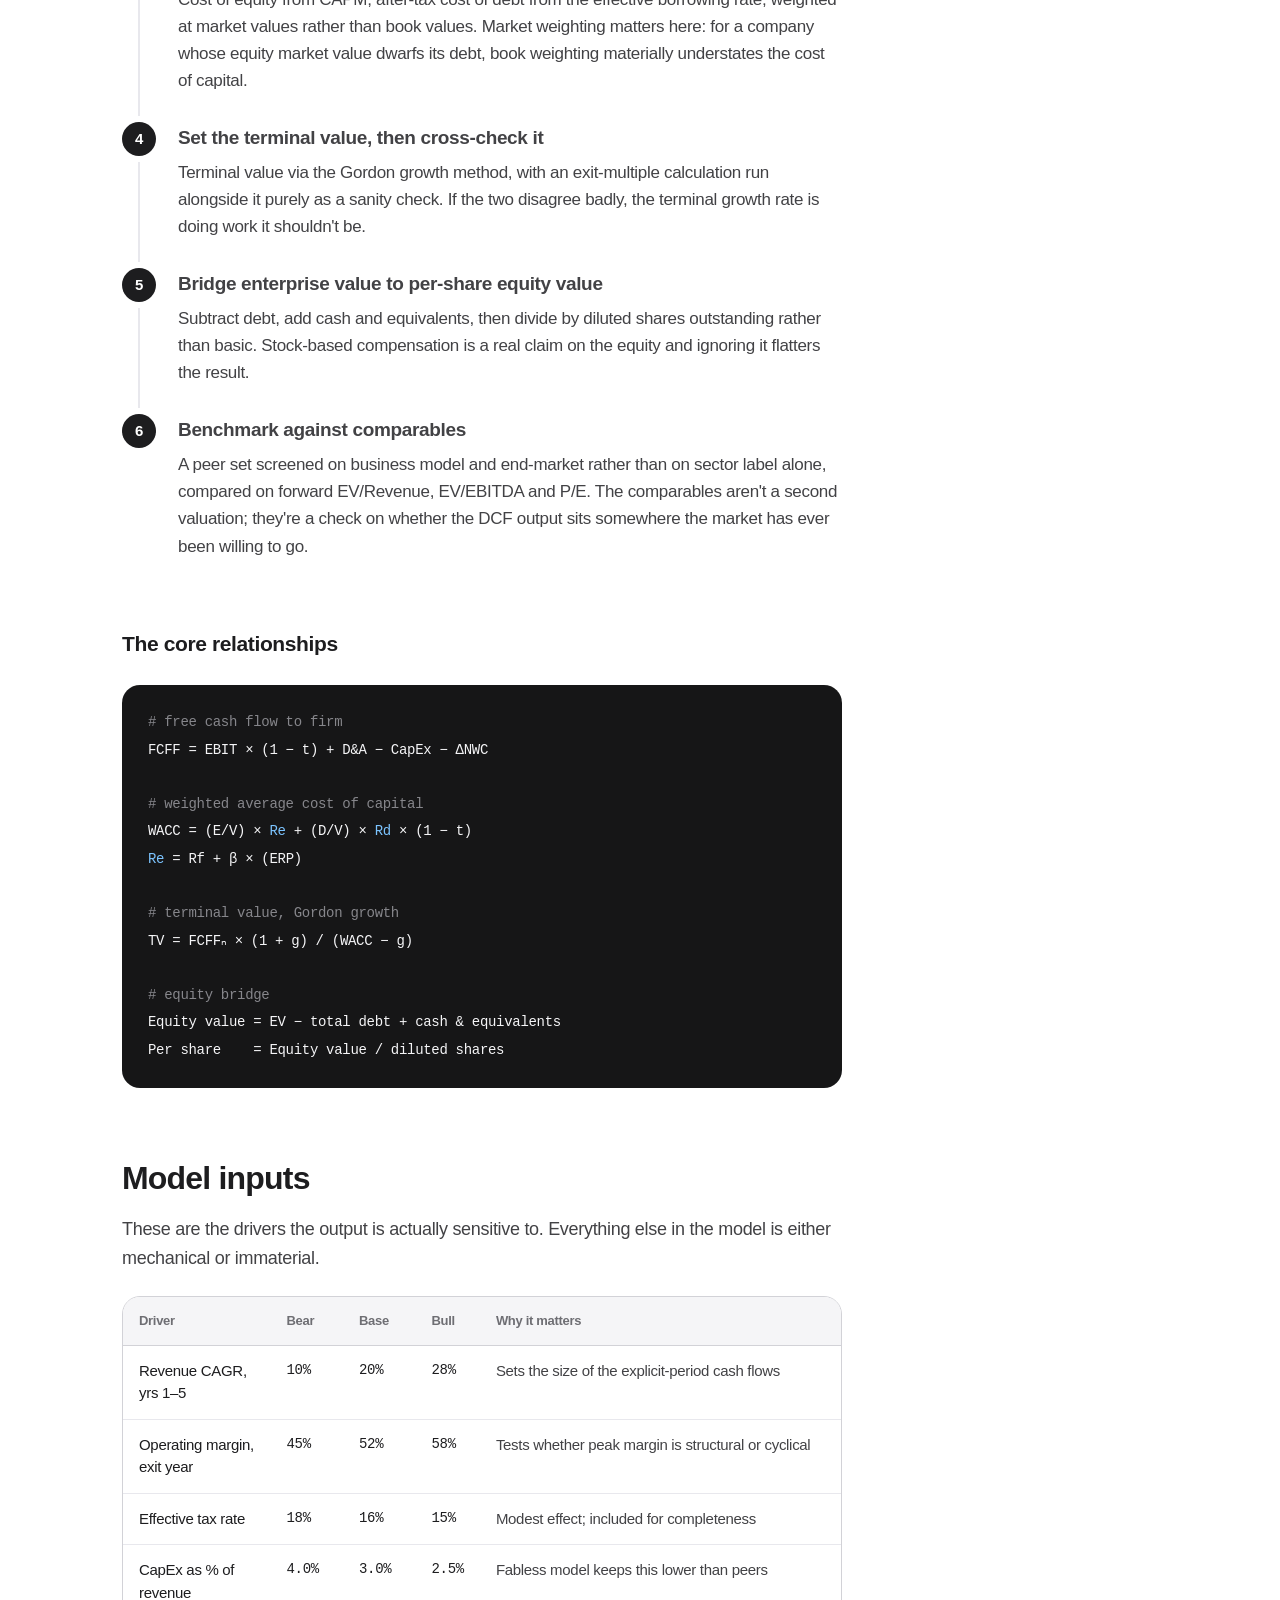
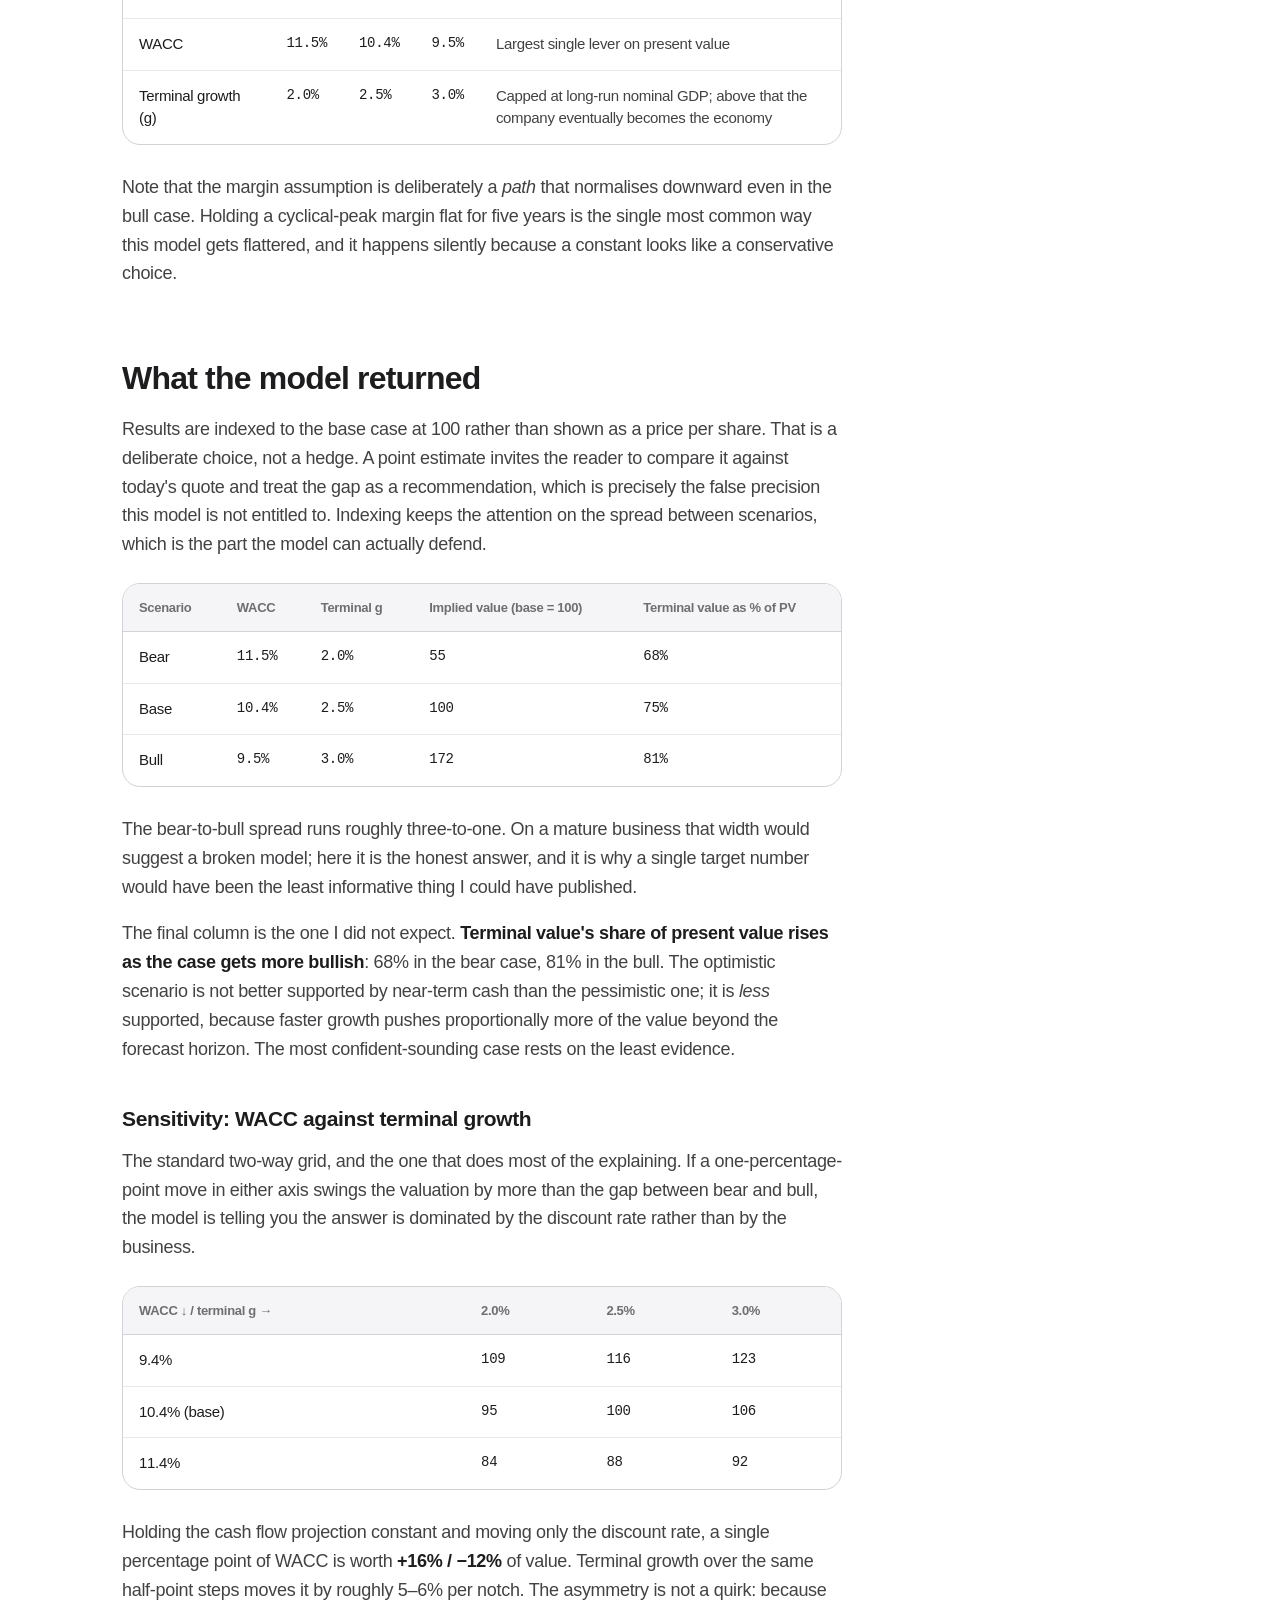
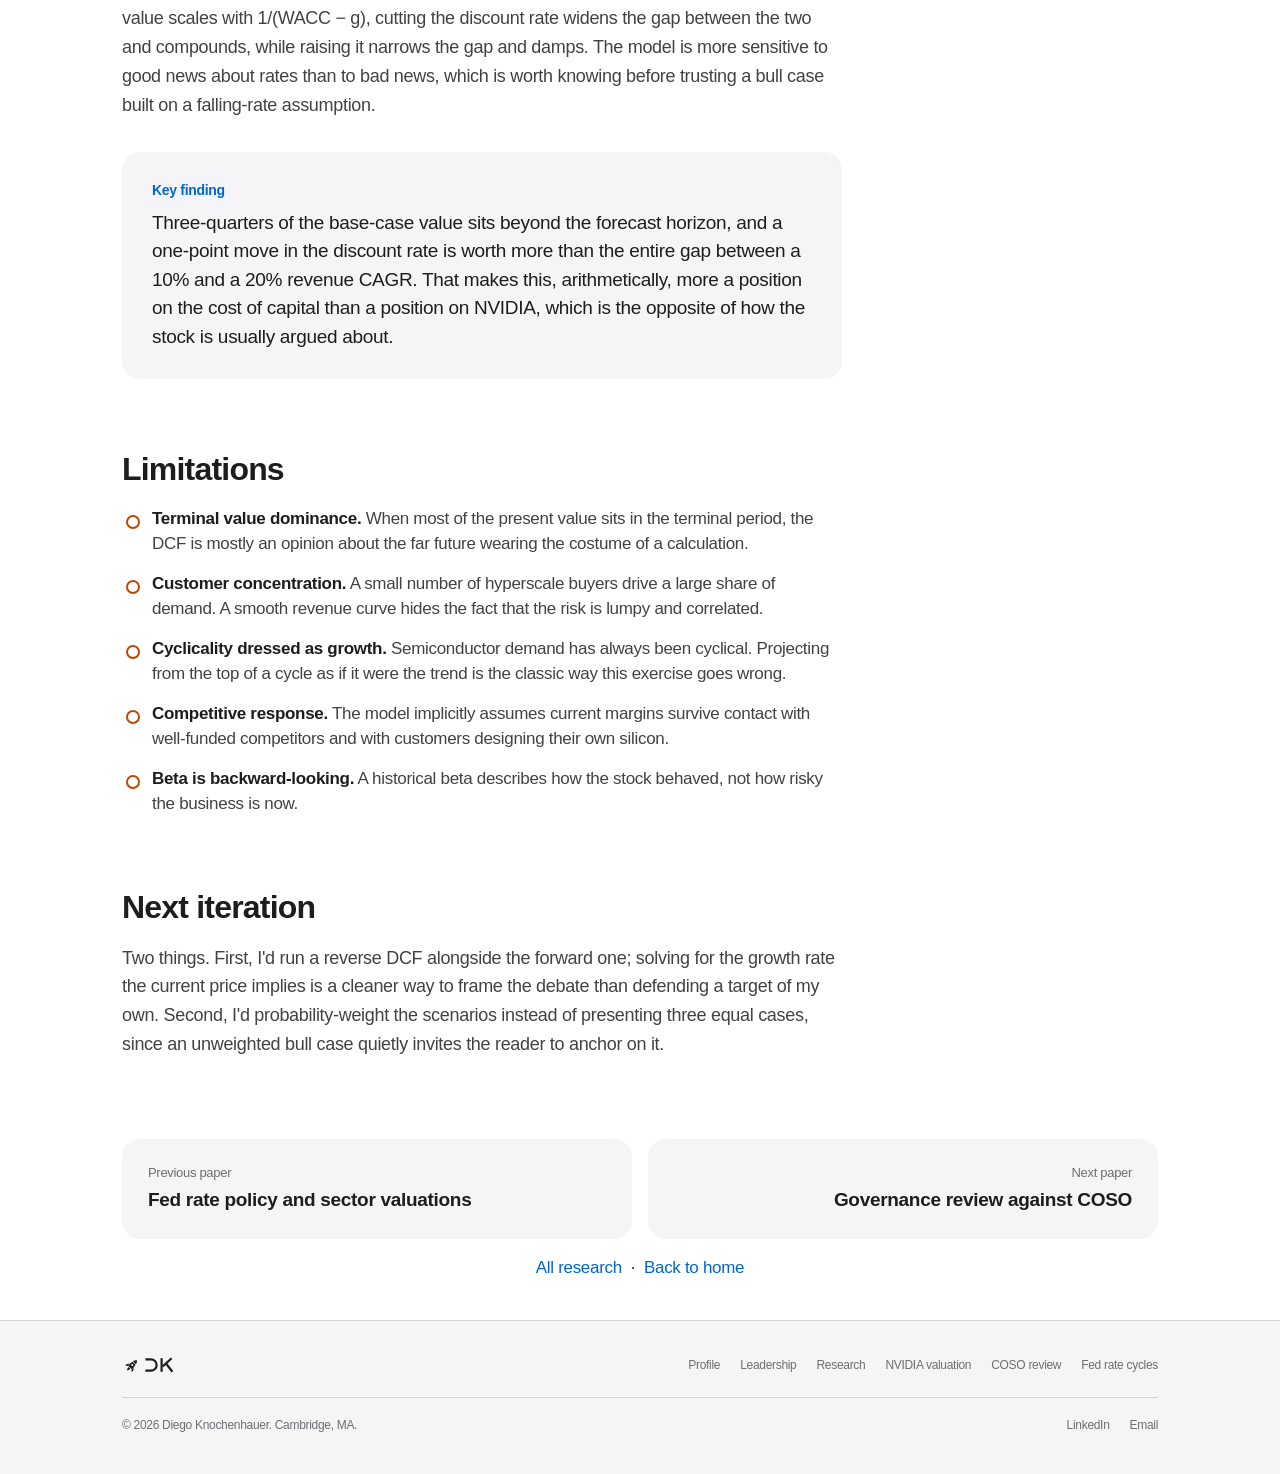
<file: research/nvidia-valuation.html>
<!DOCTYPE html>
<html lang="en">
<head>
<meta charset="UTF-8">
<meta name="viewport" content="width=device-width, initial-scale=1.0">
<meta name="theme-color" content="#ffffff">

<script async src="https://www.googletagmanager.com/gtag/js?id=G-P0BW7VPT59"></script>
<script>
  window.dataLayer = window.dataLayer || [];
  function gtag(){dataLayer.push(arguments);}
  gtag('js', new Date());
  gtag('config', 'G-P0BW7VPT59');
</script>

<title>NVIDIA equity valuation — Diego Knochenhauer</title>
<link rel="icon" type="image/svg+xml" href="../assets/mark.svg">
<link rel="icon" type="image/png" href="../assets/rocket.png">
<link rel="apple-touch-icon" href="../assets/rocket.png">
<meta name="description" content="A DCF and comparable company valuation of NVIDIA, built to test how sensitive equity value is to growth, margin and terminal assumptions.">
<meta name="author" content="Diego Knochenhauer">
<link rel="canonical" href="https://diegoknochenhauer.store/research/nvidia-valuation.html">
<meta property="og:title" content="NVIDIA equity valuation — Diego Knochenhauer">
<meta property="og:description" content="A DCF and comparable company valuation of NVIDIA, built to test how sensitive equity value is to growth, margin and terminal assumptions.">
<meta property="og:type" content="article">
<meta property="og:url" content="https://diegoknochenhauer.store/research/nvidia-valuation.html">
<meta property="og:image" content="https://diegoknochenhauer.store/assets/profile.jpg">
<meta name="twitter:card" content="summary_large_image">
<meta name="twitter:title" content="NVIDIA equity valuation — Diego Knochenhauer">
<meta name="twitter:description" content="A DCF and comparable company valuation of NVIDIA, built to test how sensitive equity value is to growth, margin and terminal assumptions.">

<script type="application/ld+json">
{
  "@context": "https://schema.org",
  "@type": "ScholarlyArticle",
  "headline": "NVIDIA equity valuation",
  "description": "A DCF and comparable company valuation of NVIDIA, built to test how sensitive equity value is to growth, margin and terminal assumptions.",
  "author": { "@type": "Person", "name": "Diego Knochenhauer", "url": "https://diegoknochenhauer.store/" },
  "isPartOf": { "@type": "CreativeWorkSeries", "name": "Independent research" },
  "url": "https://diegoknochenhauer.store/research/nvidia-valuation.html"
}
</script>

<link rel="stylesheet" href="../assets/dk.css?v=3">
</head>
<body>
<div id="progress" aria-hidden="true"></div>

<header class="nav">
  <div class="nav-row">
    <a href="../index.html" class="brand" aria-label="Diego Knochenhauer, home"><img src="../assets/logo-dark.svg" alt="DK"></a>
    <ul class="nav-links" id="navLinks">
      <li><a href="../index.html#profile">Profile</a></li>
      <li><a href="../index.html#leadership">Leadership</a></li>
      <li><a href="../index.html#experience">Experience</a></li>
      <li><a href="../index.html#research" class="active">Research</a></li>
      <li><a href="../index.html#education">Education</a></li>
      <li><a href="../index.html#credentials">Credentials</a></li>
      <li><a href="../index.html#personal">Personal</a></li>
      <li><a href="../index.html#contact">Contact</a></li>
    </ul>
    <a class="nav-cv" href="../assets/Diego-Knochenhauer-CV.pdf?v=2" download="Diego-Knochenhauer-CV.pdf">Download CV</a>
    <button class="menu-btn" id="menuBtn" aria-label="Menu" aria-expanded="false" aria-controls="navLinks"><span></span><span></span></button>
  </div>
</header>

<main>
  <section class="paper-hero">
    <div class="wrap">
      <nav class="crumb" aria-label="Breadcrumb"><a href="../index.html">Home</a><span>/</span><a href="../index.html#research">Research</a><span>/</span>NVIDIA equity valuation</nav>
      <p class="paper-kicker">Independent research, paper 1 of 3</p>
      <h1>NVIDIA equity valuation</h1>
      <p class="stand">A discounted cash flow model cross-checked against trading comparables, built to find out how much of the equity value rests on assumptions rather than on cash already being earned.</p>
      <dl class="spec"><div><dt>Methods</dt><dd>DCF (FCFF), trading comparables</dd></div><div><dt>Discount rate</dt><dd>WACC via CAPM build-up</dd></div><div><dt>Scenarios</dt><dd>Bear, base, bull</dd></div><div><dt>Tools</dt><dd>Excel, Python</dd></div><div><dt>Period</dt><dd>2025 – 2026</dd></div></dl>
    </div>
  </section>

  <section class="paper-body">
    <div class="wrap">
      <article class="prose">
<h2>The question</h2>
<p>NVIDIA is the hardest kind of company to value: almost everything that matters is in the future. The debate around it tends to collapse into two slogans: that it is obviously overpriced, or that demand justifies any multiple. Neither is an argument, because neither one names the assumption it depends on.</p>
<p>So the question I set was narrower and answerable: <strong>what would have to be true for the current price to make sense on cash flows alone</strong>, and how much does the answer move when each of those conditions is relaxed?</p>

<h2>Method</h2>
<ol class="steps">
  <li><h3>Build the free cash flow to firm</h3><p>Start from projected EBIT, tax it at the effective rate, add back depreciation and amortisation, then subtract capital expenditure and the change in net working capital. This gives the cash available to all capital providers, which is what a WACC-discounted model requires. Mixing FCFF with a cost-of-equity discount rate is the most common way to get a DCF quietly wrong.</p></li>
  <li><h3>Project the explicit forecast period</h3><p>Revenue is driven by segment rather than as a single blended growth rate, since the segments are not remotely similar businesses. Operating margin is projected as a path rather than a constant, because a margin held flat at a cyclical peak is an assumption disguised as an input.</p></li>
  <li><h3>Build the discount rate</h3><p>Cost of equity from CAPM; after-tax cost of debt from the effective borrowing rate; weighted at market values rather than book values. Market weighting matters here: for a company whose equity market value dwarfs its debt, book weighting materially understates the cost of capital.</p></li>
  <li><h3>Set the terminal value, then cross-check it</h3><p>Terminal value via the Gordon growth method, with an exit-multiple calculation run alongside it purely as a sanity check. If the two disagree badly, the terminal growth rate is doing work it shouldn't be.</p></li>
  <li><h3>Bridge enterprise value to per-share equity value</h3><p>Subtract debt, add cash and equivalents, then divide by diluted shares outstanding rather than basic. Stock-based compensation is a real claim on the equity and ignoring it flatters the result.</p></li>
  <li><h3>Benchmark against comparables</h3><p>A peer set screened on business model and end-market rather than on sector label alone, compared on forward EV/Revenue, EV/EBITDA and P/E. The comparables aren't a second valuation; they're a check on whether the DCF output sits somewhere the market has ever been willing to go.</p></li>
</ol>

<h3>The core relationships</h3>
<div class="formula"><span class="cmt"># free cash flow to firm</span>
FCFF = EBIT &times; (1 &minus; t) + D&amp;A &minus; CapEx &minus; &Delta;NWC

<span class="cmt"># weighted average cost of capital</span>
WACC = (E/V) &times; <span class="term">Re</span> + (D/V) &times; <span class="term">Rd</span> &times; (1 &minus; t)
<span class="term">Re</span> = Rf + &beta; &times; (ERP)

<span class="cmt"># terminal value, Gordon growth</span>
TV = FCFF&#8345; &times; (1 + g) / (WACC &minus; g)

<span class="cmt"># equity bridge</span>
Equity value = EV &minus; total debt + cash &amp; equivalents
Per share    = Equity value / diluted shares</div>

<h2>Model inputs</h2>
<p>These are the drivers the output is actually sensitive to. Everything else in the model is either mechanical or immaterial.</p>
<div class="tbl-wrap">
<table class="data">
  <thead><tr><th>Driver</th><th>Bear</th><th>Base</th><th>Bull</th><th>Why it matters</th></tr></thead>
  <tbody>
    <tr><td>Revenue CAGR, yrs 1&ndash;5</td><td class="num">10%</td><td class="num">20%</td><td class="num">28%</td><td>Sets the size of the explicit-period cash flows</td></tr>
    <tr><td>Operating margin, exit year</td><td class="num">45%</td><td class="num">52%</td><td class="num">58%</td><td>Tests whether peak margin is structural or cyclical</td></tr>
    <tr><td>Effective tax rate</td><td class="num">18%</td><td class="num">16%</td><td class="num">15%</td><td>Modest effect; included for completeness</td></tr>
    <tr><td>CapEx as % of revenue</td><td class="num">4.0%</td><td class="num">3.0%</td><td class="num">2.5%</td><td>Fabless model keeps this lower than peers</td></tr>
    <tr><td>WACC</td><td class="num">11.5%</td><td class="num">10.4%</td><td class="num">9.5%</td><td>Largest single lever on present value</td></tr>
    <tr><td>Terminal growth (g)</td><td class="num">2.0%</td><td class="num">2.5%</td><td class="num">3.0%</td><td>Capped at long-run nominal GDP; above that the company eventually becomes the economy</td></tr>
  </tbody>
</table>
</div>
<p>Note that the margin assumption is deliberately a <em>path</em> that normalises downward even in the bull case. Holding a cyclical-peak margin flat for five years is the single most common way this model gets flattered, and it happens silently because a constant looks like a conservative choice.</p>

<h2>What the model returned</h2>
<p>Results are indexed to the base case at 100 rather than shown as a price per share. That is a deliberate choice, not a hedge. A point estimate invites the reader to compare it against today's quote and treat the gap as a recommendation, which is precisely the false precision this model is not entitled to. Indexing keeps the attention on the spread between scenarios, which is the part the model can actually defend.</p>
<div class="tbl-wrap">
<table class="data">
  <thead><tr><th>Scenario</th><th>WACC</th><th>Terminal g</th><th>Implied value (base = 100)</th><th>Terminal value as % of PV</th></tr></thead>
  <tbody>
    <tr><td>Bear</td><td class="num">11.5%</td><td class="num">2.0%</td><td class="num">55</td><td class="num">68%</td></tr>
    <tr><td>Base</td><td class="num">10.4%</td><td class="num">2.5%</td><td class="num">100</td><td class="num">75%</td></tr>
    <tr><td>Bull</td><td class="num">9.5%</td><td class="num">3.0%</td><td class="num">172</td><td class="num">81%</td></tr>
  </tbody>
</table>
</div>
<p>The bear-to-bull spread runs roughly three-to-one. On a mature business that width would suggest a broken model; here it is the honest answer, and it is why a single target number would have been the least informative thing I could have published.</p>
<p>The final column is the one I did not expect. <strong>Terminal value's share of present value rises as the case gets more bullish</strong>: 68% in the bear case, 81% in the bull. The optimistic scenario is not better supported by near-term cash than the pessimistic one; it is <em>less</em> supported, because faster growth pushes proportionally more of the value beyond the forecast horizon. The most confident-sounding case rests on the least evidence.</p>

<h3>Sensitivity: WACC against terminal growth</h3>
<p>The standard two-way grid, and the one that does most of the explaining. If a one-percentage-point move in either axis swings the valuation by more than the gap between bear and bull, the model is telling you the answer is dominated by the discount rate rather than by the business.</p>
<div class="tbl-wrap">
<table class="data">
  <thead><tr><th>WACC &darr; / terminal g &rarr;</th><th>2.0%</th><th>2.5%</th><th>3.0%</th></tr></thead>
  <tbody>
    <tr><td>9.4%</td><td class="num">109</td><td class="num">116</td><td class="num">123</td></tr>
    <tr><td>10.4% (base)</td><td class="num">95</td><td class="num">100</td><td class="num">106</td></tr>
    <tr><td>11.4%</td><td class="num">84</td><td class="num">88</td><td class="num">92</td></tr>
  </tbody>
</table>
</div>
<p>Holding the cash flow projection constant and moving only the discount rate, a single percentage point of WACC is worth <strong>+16% / &minus;12%</strong> of value. Terminal growth over the same half-point steps moves it by roughly 5&ndash;6% per notch. The asymmetry is not a quirk: because value scales with 1/(WACC &minus; g), cutting the discount rate widens the gap between the two and compounds, while raising it narrows the gap and damps. The model is more sensitive to good news about rates than to bad news, which is worth knowing before trusting a bull case built on a falling-rate assumption.</p>

<div class="callout"><b>Key finding</b><p>Three-quarters of the base-case value sits beyond the forecast horizon, and a one-point move in the discount rate is worth more than the entire gap between a 10% and a 20% revenue CAGR. That makes this, arithmetically, more a position on the cost of capital than a position on NVIDIA, which is the opposite of how the stock is usually argued about.</p></div>

<h2>Limitations</h2>
<ul class="limits">
  <li><strong>Terminal value dominance.</strong> When most of the present value sits in the terminal period, the DCF is mostly an opinion about the far future wearing the costume of a calculation.</li>
  <li><strong>Customer concentration.</strong> A small number of hyperscale buyers drive a large share of demand. A smooth revenue curve hides the fact that the risk is lumpy and correlated.</li>
  <li><strong>Cyclicality dressed as growth.</strong> Semiconductor demand has always been cyclical. Projecting from the top of a cycle as if it were the trend is the classic way this exercise goes wrong.</li>
  <li><strong>Competitive response.</strong> The model implicitly assumes current margins survive contact with well-funded competitors and with customers designing their own silicon.</li>
  <li><strong>Beta is backward-looking.</strong> A historical beta describes how the stock behaved, not how risky the business is now.</li>
</ul>

<h2>Next iteration</h2>
<p>Two things. First, I'd run a reverse DCF alongside the forward one; solving for the growth rate the current price implies is a cleaner way to frame the debate than defending a target of my own. Second, I'd probability-weight the scenarios instead of presenting three equal cases, since an unweighted bull case quietly invites the reader to anchor on it.</p>

      </article>

      <nav class="paper-nav" aria-label="More research">
        <a class="pn" href="fed-rate-policy.html"><small>Previous paper</small><span>Fed rate policy and sector valuations</span></a>
        <a class="pn next" href="coso-governance.html"><small>Next paper</small><span>Governance review against COSO</span></a>
      </nav>
      <p class="more-papers"><a href="../index.html#research">All research</a> &nbsp;·&nbsp; <a href="../index.html">Back to home</a></p>
    </div>
  </section>
</main>

<footer class="footer">
  <div class="wrap">
    <div class="foot-top">
      <img src="../assets/logo-dark.svg" alt="DK">
      <nav class="foot-links" aria-label="Footer">
        <a href="../index.html#profile">Profile</a>
        <a href="../index.html#leadership">Leadership</a>
        <a href="../index.html#research">Research</a>
        <a href="nvidia-valuation.html">NVIDIA valuation</a>
        <a href="coso-governance.html">COSO review</a>
        <a href="fed-rate-policy.html">Fed rate cycles</a>
      </nav>
    </div>
    <div class="foot-bottom">
      <span>© <span id="year">2026</span> Diego Knochenhauer. Cambridge, MA.</span>
      <nav class="foot-links" aria-label="Social">
        <a href="https://linkedin.com/in/diegoknochenhauer" target="_blank" rel="noopener">LinkedIn</a>
        <a href="mailto:diegokvlv@gmail.com">Email</a>
      </nav>
    </div>
  </div>
</footer>

<script src="../assets/dk.js?v=3"></script>
</body>
</html>
</file>
<file: assets/dk.css>
/* =============================================================
   diegoknochenhauer.store — shared stylesheet
   Used by index.html and every page in /research/
   ============================================================= */
:root{
  --bg:#ffffff;
  --bg-alt:#f5f5f7;
  --ink:#1d1d1f;
  --ink-2:#6e6e73;
  --ink-3:#86868b;
  --line:#d2d2d7;
  --line-soft:#e8e8ed;
  --blue:#0066cc;
  --blue-hover:#0077ed;
  --blue-bright:#2997ff;
  --dark:#000000;
  --dark-2:#161617;
  --dark-3:#1d1d1f;
  --dark-line:#2c2c2e;
  --gold:#b8942e;
  --r-lg:28px;
  --r-md:18px;
  --r-sm:12px;
  --font:-apple-system,BlinkMacSystemFont,"SF Pro Display","SF Pro Text","Helvetica Neue",Helvetica,Arial,sans-serif;
  --mono:"SF Mono",ui-monospace,Menlo,Consolas,monospace;
  --wrap:1080px;
  --ease:cubic-bezier(.2,.7,.2,1);
}
*{box-sizing:border-box;margin:0;padding:0}
html{scroll-behavior:smooth;scroll-padding-top:60px;-webkit-text-size-adjust:100%}
body{font-family:var(--font);color:var(--ink);background:var(--bg);font-size:17px;line-height:1.5;letter-spacing:-.018em;-webkit-font-smoothing:antialiased}
body.menu-open{overflow:hidden}
img{max-width:100%;display:block}
a{color:var(--blue);text-decoration:none}
a:hover{text-decoration:underline}
:focus-visible{outline:2px solid var(--blue-bright);outline-offset:3px;border-radius:6px}
::selection{background:#b3d7ff}
.wrap{max-width:var(--wrap);margin:0 auto;padding:0 22px}
.narrow{max-width:760px}

/* ---------- Progress bar (research pages) ---------- */
#progress{position:fixed;top:0;left:0;height:2px;width:0;background:var(--blue);z-index:200}

/* ---------- Nav ---------- */
.nav{position:sticky;top:0;z-index:100;background:rgba(255,255,255,.82);backdrop-filter:saturate(180%) blur(20px);-webkit-backdrop-filter:saturate(180%) blur(20px);border-bottom:1px solid rgba(0,0,0,.08)}
.nav-row{max-width:var(--wrap);margin:0 auto;padding:0 22px;height:52px;display:flex;align-items:center;justify-content:space-between;gap:18px}
.brand{display:flex;align-items:center;flex-shrink:0}
.brand img{height:22px;width:auto}
.nav-links{display:flex;gap:22px;list-style:none}
.nav-links a{color:var(--ink);font-size:13px;opacity:.8;transition:opacity .2s}
.nav-links a:hover,.nav-links a.active{opacity:1;text-decoration:none}
.nav-links a.active{color:var(--blue)}
.nav-cv{font-size:12px;background:var(--blue);color:#fff;padding:6px 14px;border-radius:980px;white-space:nowrap}
.nav-cv:hover{background:var(--blue-hover);text-decoration:none}
.menu-btn{display:none;background:none;border:0;width:40px;height:40px;cursor:pointer}
.menu-btn span{display:block;width:18px;height:1.5px;background:var(--ink);margin:5px auto;transition:transform .25s var(--ease)}
.menu-btn[aria-expanded="true"] span:first-child{transform:translateY(3.25px) rotate(45deg)}
.menu-btn[aria-expanded="true"] span:last-child{transform:translateY(-3.25px) rotate(-45deg)}
@media (max-width:920px){
  .nav-links{display:none;position:fixed;top:52px;left:0;right:0;bottom:0;flex-direction:column;gap:0;background:rgba(255,255,255,.98);padding:12px 26px 30px;overflow-y:auto}
  .nav-links.open{display:flex}
  .nav-links a{display:block;padding:15px 0;font-size:24px;font-weight:600;opacity:1;border-bottom:1px solid var(--line-soft)}
  .menu-btn{display:block}
  .nav-cv{margin-left:auto}
}

/* ---------- Type ---------- */
.eyebrow{font-size:19px;font-weight:600;color:var(--ink-2);margin-bottom:8px}
.display{font-size:clamp(46px,8.4vw,100px);font-weight:700;line-height:1.02;letter-spacing:-.04em}
.headline{font-size:clamp(34px,5.2vw,60px);font-weight:700;line-height:1.07;letter-spacing:-.03em}
.title{font-size:clamp(24px,3vw,32px);font-weight:600;line-height:1.15;letter-spacing:-.022em}
.lede{font-size:clamp(19px,2.1vw,23px);line-height:1.42;color:var(--ink-2);max-width:42ch}
.sub{font-size:clamp(22px,2.8vw,32px);font-weight:600;letter-spacing:-.02em;color:var(--ink);margin-top:10px}
.muted{color:var(--ink-2)}
.center{text-align:center}
.center .lede{margin-left:auto;margin-right:auto}
.prose-block p{margin-bottom:18px;color:var(--ink-2);font-size:19px;line-height:1.55;max-width:66ch}
.prose-block p strong{color:var(--ink);font-weight:600}

/* ---------- Buttons ---------- */
.actions{display:flex;gap:14px;flex-wrap:wrap;margin-top:30px}
.center .actions{justify-content:center}
.btn{display:inline-flex;align-items:center;justify-content:center;gap:6px;font-size:17px;padding:12px 24px;border-radius:980px;border:1px solid transparent;cursor:pointer;font-family:inherit;transition:background .2s,color .2s}
.btn:hover{text-decoration:none}
.btn-primary{background:var(--blue);color:#fff}
.btn-primary:hover{background:var(--blue-hover)}
.btn-secondary{border-color:var(--blue);color:var(--blue);background:transparent}
.btn-secondary:hover{background:var(--blue);color:#fff}

/* ---------- Sections ---------- */
.section{padding:120px 0}
.alt{background:var(--bg-alt)}
.dark{background:var(--dark);color:#f5f5f7}
.dark .lede,.dark .muted,.dark .eyebrow{color:#a1a1a6}
.dark a{color:var(--blue-bright)}
.sec-head{margin-bottom:60px}
.sec-head .lede{margin-top:18px}
.divider{height:1px;background:var(--line);margin:90px 0}

/* ---------- Hero ---------- */
.hero{padding:96px 0 0;text-align:center;overflow:hidden}
.hero .lede{margin:24px auto 0;max-width:46ch}
.hero-facts{display:flex;justify-content:center;flex-wrap:wrap;gap:8px 28px;margin-top:26px;font-size:14px;color:var(--ink-2)}
.hero-photo{position:relative;margin:64px auto 0;max-width:440px;aspect-ratio:4/5;border-radius:var(--r-lg) var(--r-lg) 0 0;overflow:hidden;background:var(--bg-alt)}
.hero-photo img.photo{width:100%;height:100%;object-fit:cover}
.hero-photo .mark{position:absolute;right:20px;bottom:20px;width:92px;opacity:.9;filter:drop-shadow(0 2px 8px rgba(0,0,0,.35))}

/* ---------- Banner ---------- */
.banner{padding:150px 0 130px;text-align:center}
.banner-year{font-size:clamp(96px,21vw,250px);font-weight:700;line-height:.9;letter-spacing:-.055em;background:linear-gradient(180deg,#f3d98a 0%,#c9a23a 55%,#7a5c14 100%);-webkit-background-clip:text;background-clip:text;color:transparent}
.banner .headline{margin-top:4px}
.banner .lede{margin:20px auto 0;max-width:40ch}
.metrics{display:grid;grid-template-columns:repeat(4,1fr);gap:1px;margin-top:84px;background:var(--dark-line);border-radius:var(--r-md);overflow:hidden;text-align:left}
.metric{display:flex;flex-direction:column;background:var(--dark-2);padding:32px 26px;color:inherit;transition:background .25s}
.metric:hover{background:#1f1f21;text-decoration:none}
.metric em{margin-top:auto;padding-top:22px;font-style:normal;font-size:14px;color:var(--blue-bright)}
.metric em::after{content:" \203A"}
.metric b{display:block;font-size:clamp(34px,4.2vw,50px);font-weight:700;letter-spacing:-.03em;color:#f5f5f7;line-height:1.05}
.metric span{display:block;margin-top:8px;font-size:14px;color:#a1a1a6;line-height:1.4}
.criteria{display:flex;flex-wrap:wrap;justify-content:center;gap:10px;margin-top:34px}
.criteria span{font-size:14px;color:#d2d2d7;border:1px solid #3a3a3c;border-radius:980px;padding:7px 16px}
@media (max-width:760px){.metrics{grid-template-columns:repeat(2,1fr)}}

/* ---------- Profile ---------- */
.profile{display:grid;grid-template-columns:1.35fr .65fr;gap:64px;align-items:start}
.facts{list-style:none;border-top:1px solid var(--line)}
.facts li{display:flex;justify-content:space-between;gap:16px;padding:15px 0;border-bottom:1px solid var(--line);font-size:15px}
.facts li span:first-child{color:var(--ink-2)}
.facts li span:last-child{text-align:right;font-weight:500}
@media (max-width:900px){.profile{grid-template-columns:1fr;gap:44px}}

/* ---------- Story timeline ---------- */
.story{position:relative;display:grid;grid-template-columns:repeat(4,1fr);gap:28px}
.story::before{content:"";position:absolute;top:8px;left:0;right:0;height:2px;background:var(--line)}
.step{position:relative;padding-top:40px}
.step::before{content:"";position:absolute;top:0;left:0;width:18px;height:18px;border-radius:50%;background:var(--bg);border:2px solid var(--ink)}
.alt .step::before{background:var(--bg-alt)}
.step.win::before{background:var(--gold);border-color:var(--gold)}
.step time{font-size:14px;font-weight:600;color:var(--ink-2)}
.step h3{font-size:21px;font-weight:600;margin:6px 0 8px;letter-spacing:-.02em}
.step p{font-size:15px;color:var(--ink-2)}
@media (max-width:900px){
  .story{grid-template-columns:1fr;gap:0}
  .story::before{top:0;bottom:0;left:8px;right:auto;width:2px;height:auto}
  .step{padding:0 0 34px 42px}
}

/* ---------- Feature (two-column role) ---------- */
.feature{display:grid;grid-template-columns:.9fr 1.1fr;gap:64px;align-items:start}
.feature .title{margin-bottom:12px}
.role-meta{font-size:15px;color:var(--ink-2);margin-bottom:22px;line-height:1.55}
.points{list-style:none;display:grid;gap:22px}
.points li{padding-left:24px;position:relative;font-size:17px;color:var(--ink-2)}
.points li::before{content:"";position:absolute;left:0;top:10px;width:8px;height:8px;border-radius:50%;background:var(--blue)}
.points b{font-weight:600;color:var(--ink)}
@media (max-width:900px){.feature{grid-template-columns:1fr;gap:36px}}

/* ---------- Tiles ---------- */
.tiles{display:grid;grid-template-columns:repeat(2,1fr);gap:20px}
.tiles.three{grid-template-columns:repeat(3,1fr)}
.tile{background:var(--bg-alt);border-radius:var(--r-lg);padding:40px 36px;display:flex;flex-direction:column}
.alt .tile{background:#fff}
.dark .tile{background:var(--dark-2)}
.tile.wide{grid-column:1/-1}
.tile .when{font-size:14px;font-weight:600;color:var(--ink-2)}
.dark .tile .when{color:#a1a1a6}
.tile h3{font-size:26px;font-weight:600;letter-spacing:-.022em;line-height:1.15;margin:8px 0 4px}
.tile .where{font-size:15px;color:var(--ink-2);margin-bottom:18px}
.dark .tile .where{color:#a1a1a6}
.tile > p{font-size:16px;color:var(--ink-2);margin-bottom:10px}
.dark .tile > p{color:#d2d2d7}
.list{list-style:none;display:grid;gap:10px}
.list li{font-size:16px;padding-left:18px;position:relative;color:var(--ink-2)}
.list li::before{content:"";position:absolute;left:0;top:9px;width:6px;height:6px;border-radius:50%;background:var(--ink-3)}
.list b{color:var(--ink);font-weight:600}
.chips{display:flex;flex-wrap:wrap;gap:8px;margin-top:20px}
.chip{font-size:13px;padding:5px 12px;border-radius:980px;border:1px solid var(--line);color:var(--ink-2)}
.dark .chip{border-color:#3a3a3c;color:#a1a1a6}
@media (max-width:900px){.tiles,.tiles.three{grid-template-columns:1fr}.tile{padding:32px 26px}}

/* ---------- Expandable (details/summary) ---------- */
details.acc{border-top:1px solid var(--line);margin-top:22px}
.dark details.acc{border-color:var(--dark-line)}
details.acc > summary{list-style:none;cursor:pointer;display:flex;align-items:center;justify-content:space-between;gap:16px;padding:16px 0 4px;font-size:15px;font-weight:600;color:var(--blue)}
.dark details.acc > summary{color:var(--blue-bright)}
details.acc > summary::-webkit-details-marker{display:none}
details.acc > summary::after{content:"";width:10px;height:10px;border-right:2px solid currentColor;border-bottom:2px solid currentColor;transform:rotate(45deg) translateY(-3px);transition:transform .25s var(--ease);flex-shrink:0}
details.acc[open] > summary::after{transform:rotate(-135deg) translateY(-2px)}
.acc-body{padding:12px 0 4px}
.acc-body p{font-size:16px;color:var(--ink-2);margin-bottom:12px;line-height:1.55}
.dark .acc-body p{color:#d2d2d7}
.acc-body .list{margin-bottom:10px}

/* ---------- Interest cards ---------- */
.interests{display:grid;grid-template-columns:repeat(2,1fr);gap:16px;text-align:left;align-items:start}
details.interest{background:#fff;border-radius:var(--r-md);transition:box-shadow .25s}
details.interest:hover{box-shadow:0 6px 24px rgba(0,0,0,.06)}
details.interest > summary{list-style:none;cursor:pointer;display:flex;align-items:center;justify-content:space-between;gap:16px;padding:24px 28px}
details.interest > summary::-webkit-details-marker{display:none}
details.interest > summary span{display:grid;gap:2px}
details.interest > summary b{font-size:21px;font-weight:600;letter-spacing:-.02em}
details.interest > summary small{font-size:14px;color:var(--ink-2)}
details.interest > summary i{width:30px;height:30px;border-radius:50%;background:var(--bg-alt);position:relative;flex-shrink:0;transition:transform .3s var(--ease)}
details.interest > summary i::before,details.interest > summary i::after{content:"";position:absolute;left:50%;top:50%;width:12px;height:2px;background:var(--ink);transform:translate(-50%,-50%)}
details.interest > summary i::after{transform:translate(-50%,-50%) rotate(90deg)}
details.interest[open] > summary i{transform:rotate(45deg)}
details.interest .acc-body{padding:0 28px 26px}
@media (max-width:760px){.interests{grid-template-columns:1fr}}

/* ---------- Research cards ---------- */
.papers{display:grid;grid-template-columns:repeat(3,1fr);gap:20px}
.paper-card{display:flex;flex-direction:column;background:var(--dark-2);border-radius:var(--r-lg);padding:36px 32px;color:#f5f5f7;transition:transform .3s var(--ease),background .3s}
.paper-card:hover{text-decoration:none;transform:translateY(-4px);background:#1f1f21}
.paper-card .when{font-size:14px;font-weight:600;color:#a1a1a6}
.paper-card h3{color:#f5f5f7;font-size:26px;font-weight:600;letter-spacing:-.022em;margin:8px 0 12px}
.paper-card p{font-size:16px;color:#d2d2d7;line-height:1.5}
.paper-card dl{margin-top:22px;display:grid;gap:10px;border-top:1px solid var(--dark-line);padding-top:18px}
.paper-card dt{font-size:12px;color:#86868b}
.paper-card dd{font-size:14px;color:#f5f5f7}
.paper-card .go{margin-top:auto;padding-top:26px;color:var(--blue-bright);font-size:17px}
@media (max-width:900px){.papers{grid-template-columns:1fr}}

/* ---------- Skill bars ---------- */
.skills{display:grid;grid-template-columns:repeat(2,1fr);gap:48px 64px;margin-top:100px}
.skill-group h3{font-size:21px;font-weight:600;margin-bottom:20px}
.bar{margin-bottom:17px}
.bar-top{display:flex;justify-content:space-between;gap:12px;font-size:15px;margin-bottom:7px}
.bar-top em{font-style:normal;color:#a1a1a6;font-size:14px}
.bar-track{height:4px;background:var(--dark-line);border-radius:4px;overflow:hidden}
.bar-fill{height:100%;width:0;background:linear-gradient(90deg,#2997ff,#7cc4ff);border-radius:4px;transition:width 1.2s var(--ease)}
@media (max-width:760px){.skills{grid-template-columns:1fr}}

/* ---------- Rows ---------- */
.rows{list-style:none;border-top:1px solid var(--line);margin-top:14px}
.rows li{display:grid;grid-template-columns:1fr auto;gap:16px;padding:16px 0;border-bottom:1px solid var(--line);align-items:baseline}
.rows b{font-weight:600;font-size:16px}
.rows span{font-size:14px;color:var(--ink-2);text-align:right}
.rows .tag{font-size:12px;color:var(--blue);margin-left:8px;font-weight:500}
@media (max-width:600px){.rows li{grid-template-columns:1fr;gap:2px}.rows span{text-align:left}}

/* ---------- Coursework groups ---------- */
.course-groups{display:grid;grid-template-columns:repeat(2,1fr);gap:8px 40px}
.course-groups h4{font-size:14px;font-weight:600;color:var(--ink);margin:14px 0 6px}
.course-groups p{font-size:15px;color:var(--ink-2);margin:0}
@media (max-width:600px){.course-groups{grid-template-columns:1fr}}

/* ---------- Contact ---------- */
.contact{display:grid;grid-template-columns:1fr 1fr;gap:56px}
.channels{list-style:none;display:grid;gap:14px}
.channels a{display:block;padding:20px 24px;border-radius:var(--r-md);background:var(--bg-alt);color:var(--ink);transition:background .2s}
.channels a:hover{text-decoration:none;background:#ebebef}
.channels small{display:block;font-size:13px;color:var(--ink-2)}
.channels strong{font-size:19px;font-weight:600;word-break:break-word}
.form{display:grid;gap:16px}
.form label{display:block;font-size:14px;color:var(--ink-2);margin-bottom:6px}
.form input,.form textarea{width:100%;font:inherit;font-size:17px;padding:14px 16px;border:1px solid var(--line);border-radius:var(--r-sm);background:#fff;color:var(--ink)}
.form input:focus,.form textarea:focus{outline:none;border-color:var(--blue);box-shadow:0 0 0 4px rgba(0,102,204,.15)}
.form textarea{min-height:160px;resize:vertical}
#form-status{font-size:15px;min-height:22px;color:var(--ink-2)}
@media (max-width:900px){.contact{grid-template-columns:1fr}}

/* ---------- Footer ---------- */
.footer{background:var(--bg-alt);border-top:1px solid var(--line);padding:34px 0 40px;font-size:12px;color:var(--ink-2)}
.foot-top{display:flex;justify-content:space-between;align-items:center;gap:20px;flex-wrap:wrap;padding-bottom:22px;border-bottom:1px solid var(--line);margin-bottom:18px}
.foot-top img{height:20px}
.foot-links{display:flex;gap:20px;flex-wrap:wrap}
.foot-links a{color:var(--ink-2)}
.foot-bottom{display:flex;justify-content:space-between;gap:12px;flex-wrap:wrap}

/* =============================================================
   RESEARCH PAGES
   ============================================================= */
.paper-hero{padding:72px 0 56px;background:var(--bg-alt)}
.crumb{font-size:13px;color:var(--ink-2);margin-bottom:34px;display:flex;gap:8px;flex-wrap:wrap}
.crumb a{color:var(--ink-2)}
.crumb span{color:var(--ink-3)}
.paper-kicker{font-size:17px;font-weight:600;color:var(--ink-2);margin-bottom:10px}
.paper-hero h1{font-size:clamp(40px,6vw,72px);font-weight:700;letter-spacing:-.035em;line-height:1.05;max-width:18ch}
.paper-hero .stand{font-size:clamp(19px,2.1vw,23px);color:var(--ink-2);margin-top:20px;max-width:52ch;line-height:1.45}
.spec{display:grid;grid-template-columns:repeat(auto-fit,minmax(170px,1fr));gap:1px;background:var(--line);border:1px solid var(--line);border-radius:var(--r-md);overflow:hidden;margin-top:44px}
.spec div{background:#fff;padding:18px 20px}
.spec dt{font-size:12px;color:var(--ink-2);margin-bottom:4px}
.spec dd{font-size:15px;font-weight:500}
.paper-body{padding:80px 0 40px}
.prose{max-width:720px}
.prose h2{font-size:32px;font-weight:700;letter-spacing:-.025em;margin:72px 0 18px;line-height:1.15}
.prose h2:first-child{margin-top:0}
.prose h3{font-size:21px;font-weight:600;margin:40px 0 12px;letter-spacing:-.018em}
.prose p{font-size:18px;color:#424245;margin-bottom:18px;line-height:1.6}
.prose p strong,.prose li strong{color:var(--ink);font-weight:600}
.prose ul,.prose ol{margin:0 0 20px 22px;color:#424245}
.prose li{margin-bottom:10px;font-size:17px}
.prose code{font-family:var(--mono);font-size:.86em;background:var(--bg-alt);padding:2px 6px;border-radius:5px;color:var(--ink)}
.steps{list-style:none;counter-reset:step;margin:24px 0 10px!important;padding:0}
.steps > li{counter-increment:step;position:relative;padding:0 0 28px 56px;margin:0}
.steps > li::before{content:counter(step);position:absolute;left:0;top:-2px;width:34px;height:34px;border-radius:50%;background:var(--ink);color:#fff;font-size:15px;font-weight:600;display:flex;align-items:center;justify-content:center}
.steps > li::after{content:"";position:absolute;left:16px;top:38px;bottom:6px;width:2px;background:var(--line-soft)}
.steps > li:last-child::after{display:none}
.steps > li h3{margin:2px 0 6px;font-size:19px}
.steps > li p{margin-bottom:0;font-size:17px}
.formula{background:var(--dark-2);color:#f5f5f7;border-radius:var(--r-md);padding:24px 26px;margin:26px 0;font-family:var(--mono);font-size:14px;line-height:1.95;overflow-x:auto;white-space:pre-wrap}
.formula .term{color:#7cc4ff}
.formula .cmt{color:#86868b}
.tbl-wrap{overflow-x:auto;margin:24px 0 28px;border-radius:var(--r-md);border:1px solid var(--line)}
.prose .tbl-wrap.wide{width:min(1036px,calc(100vw - 44px))}
table.data{width:100%;border-collapse:collapse;font-size:15px;min-width:540px}
table.data th{text-align:left;padding:14px 16px;background:var(--bg-alt);color:var(--ink-2);font-weight:600;font-size:13px;border-bottom:1px solid var(--line);white-space:nowrap}
table.data td{padding:14px 16px;border-bottom:1px solid var(--line-soft);color:#424245;vertical-align:top}
table.data tr:last-child td{border-bottom:none}
table.data td:first-child{color:var(--ink);font-weight:500}
table.data .num{font-family:var(--mono);font-size:14px;color:var(--ink);white-space:nowrap}
.callout{background:var(--bg-alt);border-radius:var(--r-md);padding:28px 30px;margin:32px 0}
.callout b{display:block;font-size:14px;color:var(--blue);margin-bottom:8px;font-weight:600}
.callout p{margin:0;color:var(--ink);font-size:19px;line-height:1.5}
.limits{list-style:none;margin:0 0 20px!important;padding:0}
.limits li{position:relative;padding-left:30px;margin-bottom:14px}
.limits li::before{content:"";position:absolute;left:4px;top:9px;width:10px;height:10px;border-radius:50%;border:2px solid #bf4800}
.paper-nav{display:grid;grid-template-columns:1fr 1fr;gap:16px;margin-top:80px}
.pn{background:var(--bg-alt);border-radius:var(--r-md);padding:24px 26px;color:var(--ink);transition:background .2s}
.pn:hover{text-decoration:none;background:#ebebef}
.pn small{display:block;font-size:13px;color:var(--ink-2);margin-bottom:4px}
.pn span{font-size:19px;font-weight:600}
.pn.next{text-align:right}
.more-papers{margin-top:16px;text-align:center}
@media (max-width:760px){.paper-nav{grid-template-columns:1fr}.pn.next{text-align:left}.steps > li{padding-left:48px}}

/* ---------- Motion ---------- */
.reveal{opacity:0;transform:translateY(28px);transition:opacity .9s ease,transform .9s var(--ease)}
.reveal.in{opacity:1;transform:none}
@media (prefers-reduced-motion:reduce){
  html{scroll-behavior:auto}
  .reveal{opacity:1;transform:none;transition:none}
  .bar-fill,.paper-card,details.interest > summary i{transition:none}
}
@media print{
  .nav,.footer,#progress,.paper-nav{display:none!important}
  .reveal{opacity:1;transform:none}
}

/* ---------- Overview (dark section under the hero) ---------- */
.overview{padding:120px 0 110px}
.overview .headline{font-size:clamp(44px,7.4vw,84px);background:linear-gradient(180deg,#ffffff 0%,#d2d2d7 55%,#86868b 100%);-webkit-background-clip:text;background-clip:text;color:transparent;padding-bottom:.06em}
.overview .metrics{margin-top:64px}
</file>
